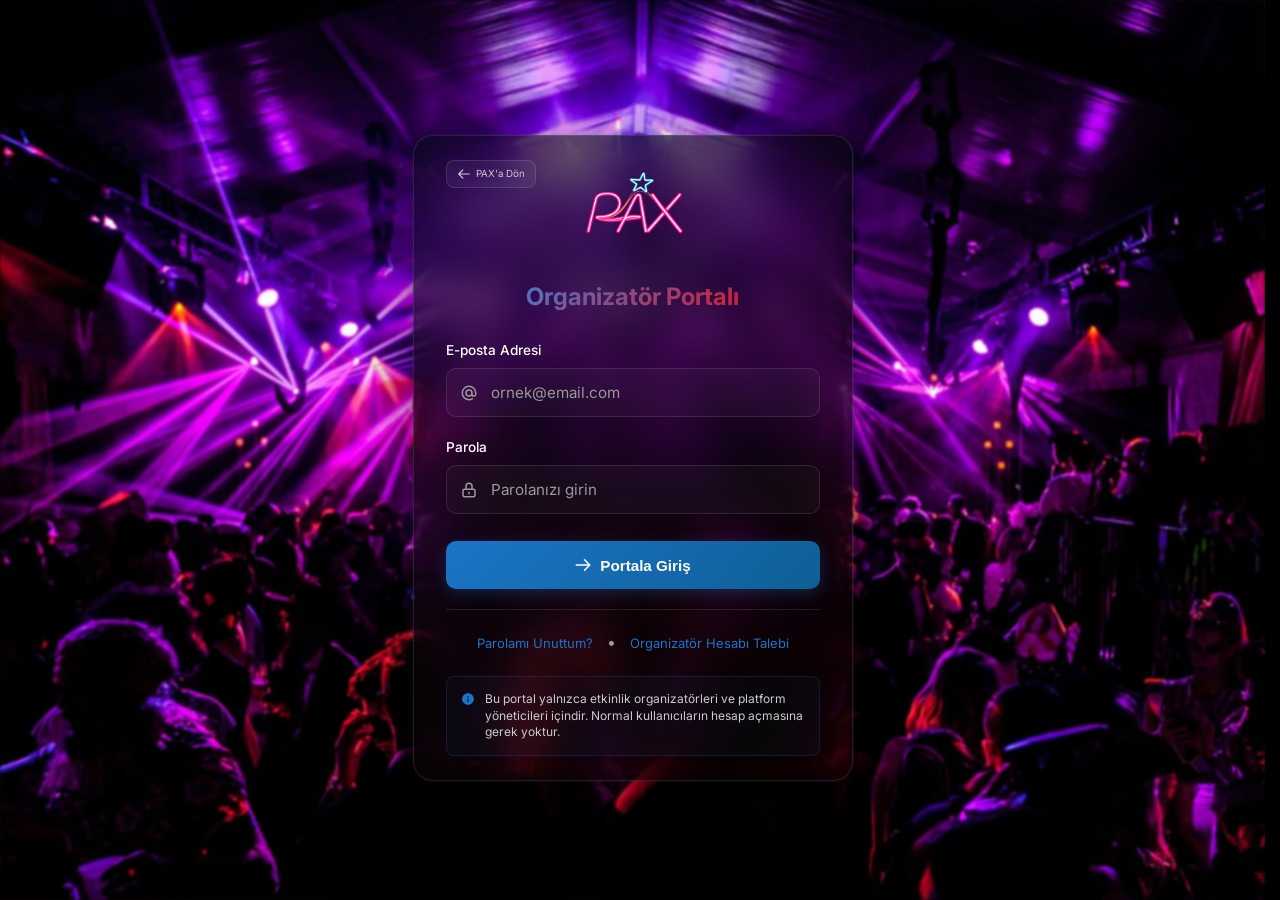
<file: cms/index.html>
<!DOCTYPE html>
<html lang="tr">
<head>
    <meta charset="UTF-8">
    <meta name="viewport" content="width=device-width, initial-scale=1.0">
    <meta name="theme-color" content="#000000">
    <title>Organizatör Portalı - PAX</title>
    
    <!-- Google Analytics -->
    <script async src="https://www.googletagmanager.com/gtag/js?id=G-GS721ZWJJF"></script>
    <script>
      window.dataLayer = window.dataLayer || [];
      function gtag(){dataLayer.push(arguments);}
      gtag('js', new Date());
      gtag('config', 'G-GS721ZWJJF');
    </script>
    
    <link href="https://fonts.googleapis.com/css2?family=Inter:wght@300;400;500;600;700&family=Yellowtail&display=swap" rel="stylesheet">
    <link rel="stylesheet" href="../styles.css">
    <link rel="stylesheet" href="cms.css">
</head>
<body class="cms-login-body">
    <div class="login-container">
        <div class="login-card">
            <!-- Logo Header -->
            <div class="login-header">
                <div class="login-top-row">
                    <a href="../" class="back-link">
                        <svg width="14" height="14" fill="none" stroke="currentColor" viewBox="0 0 24 24">
                            <path stroke-linecap="round" stroke-linejoin="round" stroke-width="2" d="M10 19l-7-7m0 0l7-7m-7 7h18"></path>
                        </svg>
                        PAX'a Dön
                    </a>
                    <img src="../pax-logo.png" alt="PAX" class="login-logo">
                </div>
                <h1 class="login-title">Organizatör Portalı</h1>
            </div>

            <!-- Login Form -->
            <form class="cms-login-form" id="cms-login-form">
                <div class="form-field">
                    <label for="email">E-posta Adresi</label>
                    <div class="input-wrapper">
                        <svg class="input-icon" width="18" height="18" fill="none" stroke="currentColor" viewBox="0 0 24 24">
                            <path stroke-linecap="round" stroke-linejoin="round" stroke-width="2" d="M16 12a4 4 0 10-8 0 4 4 0 008 0zm0 0v1.5a2.5 2.5 0 005 0V12a9 9 0 10-9 9m4.5-1.206a8.959 8.959 0 01-4.5 1.207"></path>
                        </svg>
                        <input 
                            type="email" 
                            id="email" 
                            class="form-input" 
                            placeholder="ornek@email.com" 
                            required
                            autocomplete="email"
                        >
                    </div>
                </div>

                <div class="form-field">
                    <label for="password">Parola</label>
                    <div class="input-wrapper">
                        <svg class="input-icon" width="18" height="18" fill="none" stroke="currentColor" viewBox="0 0 24 24">
                            <path stroke-linecap="round" stroke-linejoin="round" stroke-width="2" d="M12 15v2m-6 4h12a2 2 0 002-2v-6a2 2 0 00-2-2H6a2 2 0 00-2 2v6a2 2 0 002 2zm10-10V7a4 4 0 00-8 0v4h8z"></path>
                        </svg>
                        <input 
                            type="password" 
                            id="password" 
                            class="form-input" 
                            placeholder="Parolanızı girin" 
                            required
                            autocomplete="current-password"
                        >
                    </div>
                </div>

                <!-- Error Message -->
                <div class="form-error" id="login-error" style="display: none;"></div>

                <!-- Submit Button -->
                <button type="submit" class="login-btn">
                    <svg width="18" height="18" fill="none" stroke="currentColor" viewBox="0 0 24 24">
                        <path stroke-linecap="round" stroke-linejoin="round" stroke-width="2" d="M14 5l7 7m0 0l-7 7m7-7H3"></path>
                    </svg>
                    <span>Portala Giriş</span>
                </button>
            </form>

            <!-- Footer Links -->
            <div class="login-footer">
                <a href="#" class="footer-link">Parolamı Unuttum?</a>
                <span class="footer-separator">•</span>
                <a href="#" class="footer-link">Organizatör Hesabı Talebi</a>
            </div>

            <!-- Info Note -->
            <div class="login-info">
                <svg width="14" height="14" fill="currentColor" viewBox="0 0 24 24">
                    <path d="M12 2C6.48 2 2 6.48 2 12s4.48 10 10 10 10-4.48 10-10S17.52 2 12 2zm1 15h-2v-6h2v6zm0-8h-2V7h2v2z"></path>
                </svg>
                <p>Bu portal yalnızca etkinlik organizatörleri ve platform yöneticileri içindir. Normal kullanıcıların hesap açmasına gerek yoktur.</p>
            </div>

        </div>
    </div>

    <script src="../script.js?v=20260330b"></script>
    <script src="cms.js?v=20260330a"></script>
</body>
</html>
</file>
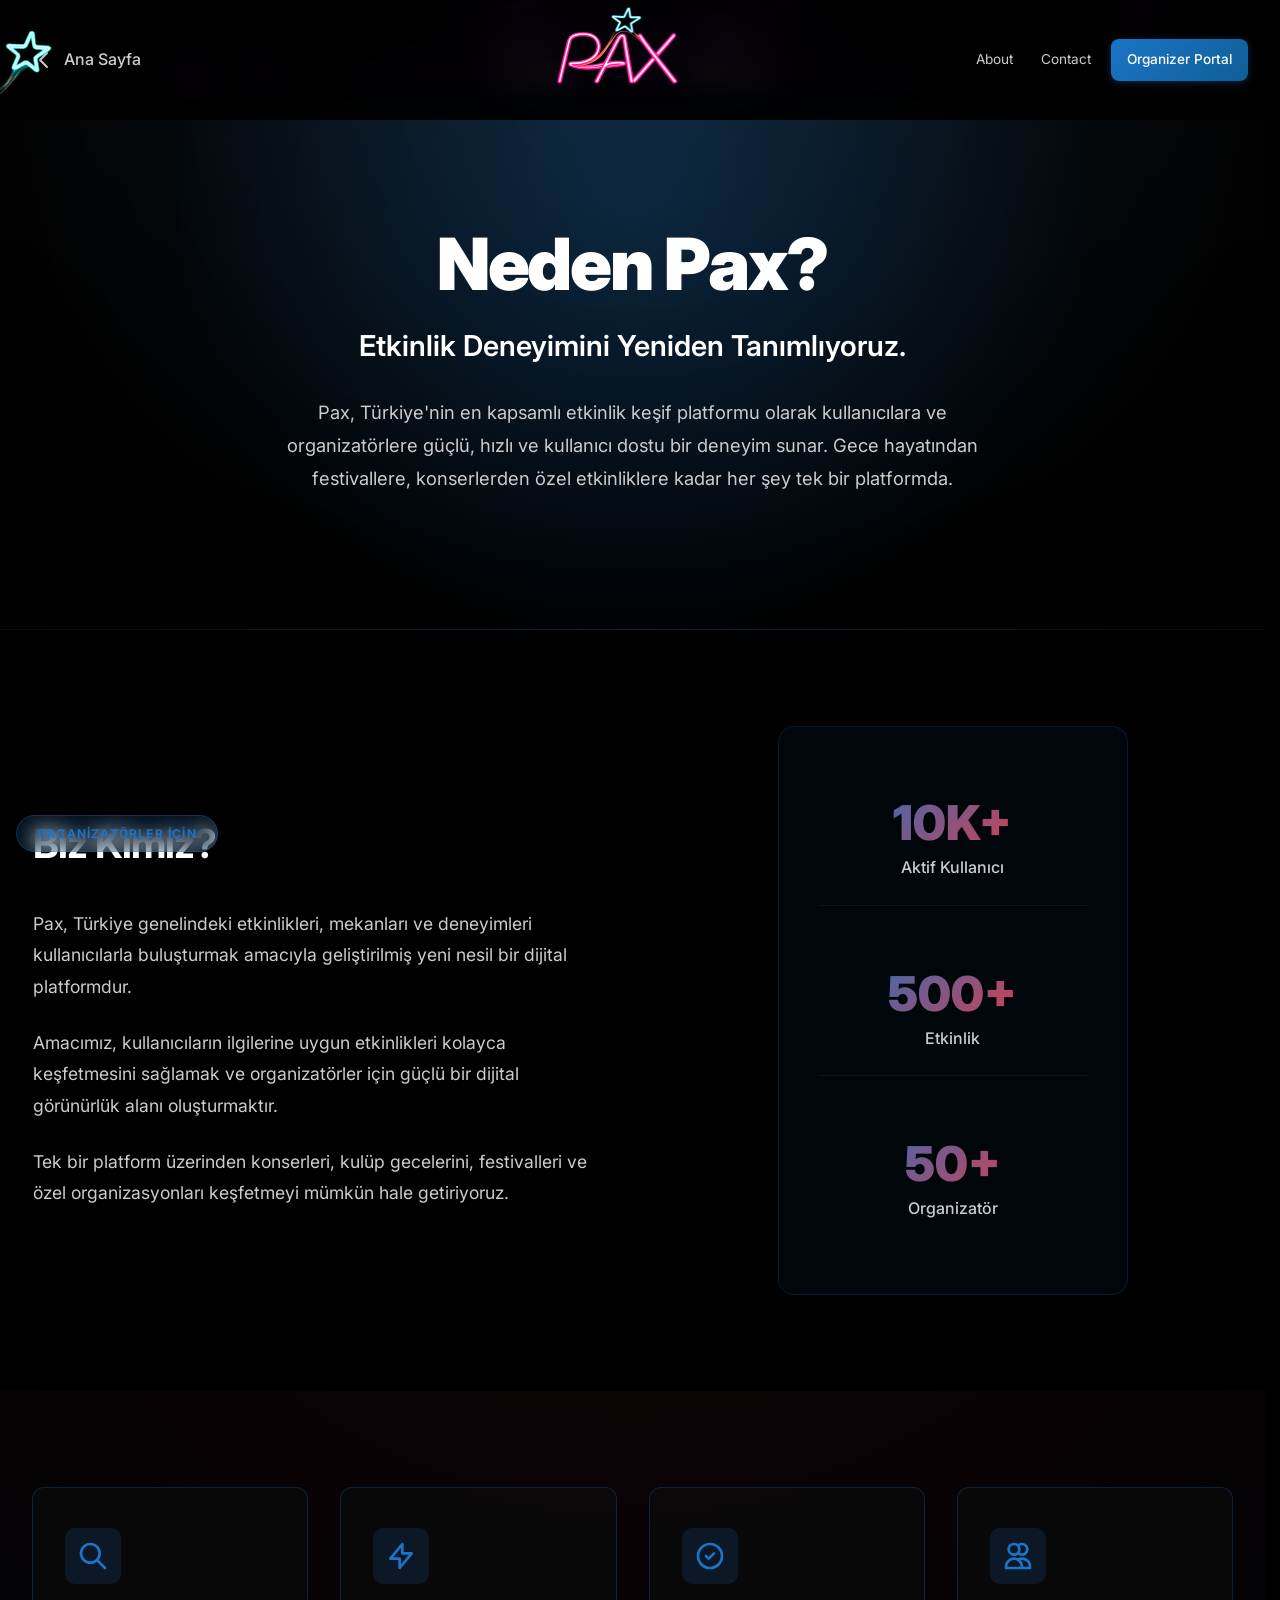
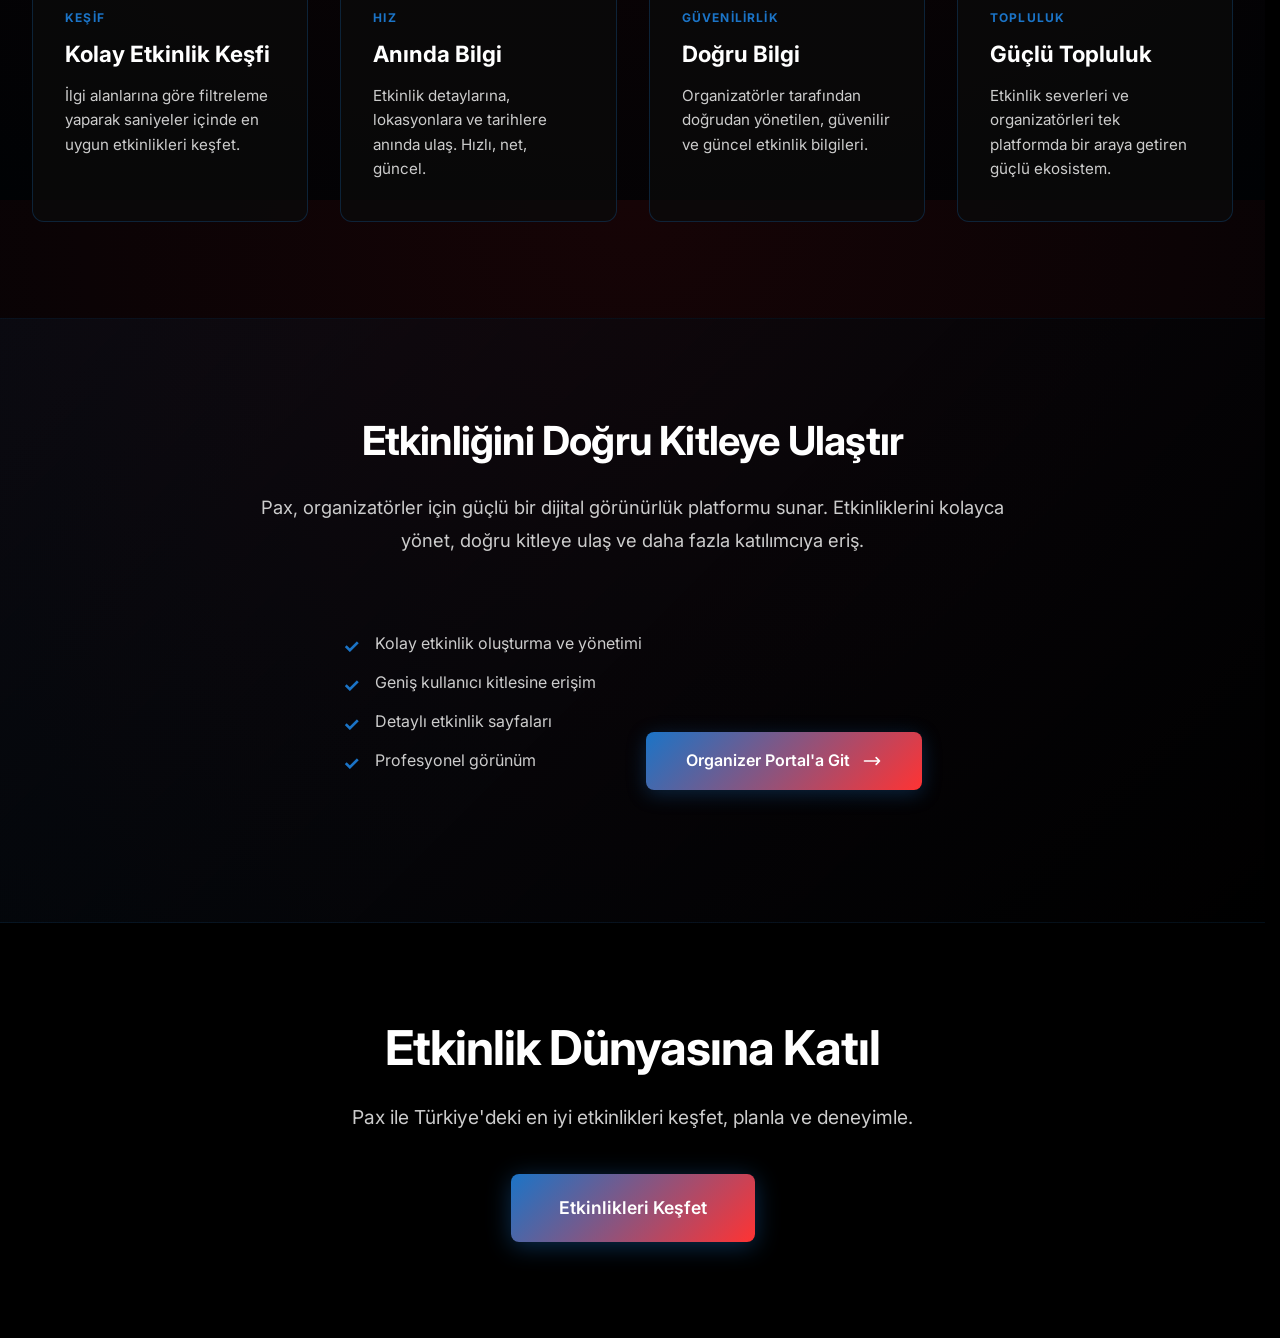
<file: about.html>
<!DOCTYPE html>
<html lang="tr">
<head>
    <meta charset="UTF-8">
    <meta name="viewport" content="width=device-width, initial-scale=1.0">
    <meta name="theme-color" content="#000000">
    <title>Hakkımızda - PAX | Türkiye'nin Gece Hayatını Keşfet</title>
    <meta name="description" content="Pax, Türkiye'deki gece hayatını ve etkinlikleri tek bir platformda bir araya getiren modern bir etkinlik keşif platformudur.">
    
    <!-- Open Graph / Facebook -->
    <meta property="og:type" content="website">
    <meta property="og:url" content="https://pax.com/about">
    <meta property="og:title" content="Hakkımızda - PAX">
    <meta property="og:description" content="Pax, Türkiye'deki gece hayatını ve etkinlikleri tek bir platformda bir araya getiren modern bir etkinlik keşif platformudur.">
    <meta property="og:image" content="https://images.unsplash.com/photo-1492684223066-81342ee5ff30?ixlib=rb-4.0.3&auto=format&fit=crop&w=1200&q=80">
    
    <!-- Twitter -->
    <meta property="twitter:card" content="summary_large_image">
    <meta property="twitter:url" content="https://pax.com/about">
    <meta property="twitter:title" content="Hakkımızda - PAX">
    <meta property="twitter:description" content="Türkiye'nin en kapsamlı etkinlik keşif platformu">
    <meta property="twitter:image" content="https://images.unsplash.com/photo-1492684223066-81342ee5ff30?ixlib=rb-4.0.3&auto=format&fit=crop&w=1200&q=80">
    
    <!-- Google Analytics -->
    <script async src="https://www.googletagmanager.com/gtag/js?id=G-GS721ZWJJF"></script>
    <script>
      window.dataLayer = window.dataLayer || [];
      function gtag(){dataLayer.push(arguments);}
      gtag('js', new Date());
      gtag('config', 'G-GS721ZWJJF');
    </script>
    
    <link href="https://fonts.googleapis.com/css2?family=Inter:wght@300;400;500;600;700&display=swap" rel="stylesheet">
    <link rel="stylesheet" href="styles.css">
</head>
<body>
    <nav class="navbar">
        <div class="nav-container">
            <div class="nav-left">
                <img src="star-icon.png" alt="Star" class="star-decoration">
                <a href="index.html" class="back-btn">
                    <svg width="24" height="24" fill="none" stroke="currentColor" viewBox="0 0 24 24">
                        <path stroke-linecap="round" stroke-linejoin="round" stroke-width="2" d="M15 19l-7-7 7-7"></path>
                    </svg>
                    Ana Sayfa
                </a>
            </div>
            
            <div class="nav-center">
                <a href="index.html" class="logo" aria-label="Go to homepage">
                    <img src="pax-logo.png" alt="PAX" class="logo-image">
                </a>
            </div>
            
            <div class="nav-right">
                <a href="about.html" class="top-link active">About</a>
                <a href="#contact" class="top-link">Contact</a>
                <a href="cms/" class="top-link organizer-portal-link">Organizer Portal</a>
            </div>
        </div>
    </nav>

    <main class="about-page">
        <!-- Hero Section -->
        <section class="about-hero-new">
            <div class="about-hero-overlay"></div>
            <div class="about-hero-container">
                <h1 class="about-hero-main-title">Neden Pax?</h1>
                <p class="about-hero-mission">Etkinlik Deneyimini Yeniden Tanımlıyoruz.</p>
                <p class="about-hero-description">
                    Pax, Türkiye'nin en kapsamlı etkinlik keşif platformu olarak kullanıcılara ve organizatörlere 
                    güçlü, hızlı ve kullanıcı dostu bir deneyim sunar. Gece hayatından festivallere, 
                    konserlerden özel etkinliklere kadar her şey tek bir platformda.
                </p>
            </div>
        </section>

        <!-- Who We Are Section -->
        <section class="about-who-section">
            <div class="about-who-container">
                <div class="about-who-grid">
                    <div class="about-who-content">
                        <h2 class="about-who-title">Biz Kimiz?</h2>
                        <p class="about-who-text">
                            Pax, Türkiye genelindeki etkinlikleri, mekanları ve deneyimleri kullanıcılarla 
                            buluşturmak amacıyla geliştirilmiş yeni nesil bir dijital platformdur.
                        </p>
                        <p class="about-who-text">
                            Amacımız, kullanıcıların ilgilerine uygun etkinlikleri kolayca keşfetmesini sağlamak 
                            ve organizatörler için güçlü bir dijital görünürlük alanı oluşturmaktır.
                        </p>
                        <p class="about-who-text">
                            Tek bir platform üzerinden konserleri, kulüp gecelerini, festivalleri ve özel 
                            organizasyonları keşfetmeyi mümkün hale getiriyoruz.
                        </p>
                    </div>
                    <div class="about-who-visual">
                        <div class="about-who-card">
                            <div class="about-who-card-stat">
                                <div class="stat-number-large">10K+</div>
                                <div class="stat-label-large">Aktif Kullanıcı</div>
                            </div>
                            <div class="about-who-card-stat">
                                <div class="stat-number-large">500+</div>
                                <div class="stat-label-large">Etkinlik</div>
                            </div>
                            <div class="about-who-card-stat">
                                <div class="stat-number-large">50+</div>
                                <div class="stat-label-large">Organizatör</div>
                            </div>
                        </div>
                    </div>
                </div>
            </div>
        </section>

        <!-- Features Grid Section -->
        <section class="about-features-new">
            <div class="about-features-container">
                <div class="about-features-grid-new">
                    <div class="about-feature-box">
                        <div class="feature-box-icon">
                            <svg width="32" height="32" fill="none" stroke="currentColor" viewBox="0 0 24 24">
                                <path stroke-linecap="round" stroke-linejoin="round" stroke-width="2" d="M21 21l-6-6m2-5a7 7 0 11-14 0 7 7 0 0114 0z"></path>
                            </svg>
                        </div>
                        <div class="feature-box-label">KEŞİF</div>
                        <h3 class="feature-box-title">Kolay Etkinlik Keşfi</h3>
                        <p class="feature-box-text">
                            İlgi alanlarına göre filtreleme yaparak saniyeler içinde en uygun etkinlikleri keşfet.
                        </p>
                    </div>

                    <div class="about-feature-box">
                        <div class="feature-box-icon">
                            <svg width="32" height="32" fill="none" stroke="currentColor" viewBox="0 0 24 24">
                                <path stroke-linecap="round" stroke-linejoin="round" stroke-width="2" d="M13 10V3L4 14h7v7l9-11h-7z"></path>
                            </svg>
                        </div>
                        <div class="feature-box-label">HIZ</div>
                        <h3 class="feature-box-title">Anında Bilgi</h3>
                        <p class="feature-box-text">
                            Etkinlik detaylarına, lokasyonlara ve tarihlere anında ulaş. Hızlı, net, güncel.
                        </p>
                    </div>

                    <div class="about-feature-box">
                        <div class="feature-box-icon">
                            <svg width="32" height="32" fill="none" stroke="currentColor" viewBox="0 0 24 24">
                                <path stroke-linecap="round" stroke-linejoin="round" stroke-width="2" d="M9 12l2 2 4-4m6 2a9 9 0 11-18 0 9 9 0 0118 0z"></path>
                            </svg>
                        </div>
                        <div class="feature-box-label">GÜVENİLİRLİK</div>
                        <h3 class="feature-box-title">Doğru Bilgi</h3>
                        <p class="feature-box-text">
                            Organizatörler tarafından doğrudan yönetilen, güvenilir ve güncel etkinlik bilgileri.
                        </p>
                    </div>

                    <div class="about-feature-box">
                        <div class="feature-box-icon">
                            <svg width="32" height="32" fill="none" stroke="currentColor" viewBox="0 0 24 24">
                                <path stroke-linecap="round" stroke-linejoin="round" stroke-width="2" d="M12 4.354a4 4 0 110 5.292M15 21H3v-1a6 6 0 0112 0v1zm0 0h6v-1a6 6 0 00-9-5.197M13 7a4 4 0 11-8 0 4 4 0 018 0z"></path>
                            </svg>
                        </div>
                        <div class="feature-box-label">TOPLULUK</div>
                        <h3 class="feature-box-title">Güçlü Topluluk</h3>
                        <p class="feature-box-text">
                            Etkinlik severleri ve organizatörleri tek platformda bir araya getiren güçlü ekosistem.
                        </p>
                    </div>
                </div>
            </div>
        </section>

        <!-- Organizer Section -->
        <section class="about-organizer-section">
            <div class="about-organizer-container">
                <div class="about-organizer-content">
                    <div class="organizer-badge">ORGANİZATÖRLER İÇİN</div>
                    <h2 class="organizer-title">Etkinliğini Doğru Kitleye Ulaştır</h2>
                    <p class="organizer-text">
                        Pax, organizatörler için güçlü bir dijital görünürlük platformu sunar. 
                        Etkinliklerini kolayca yönet, doğru kitleye ulaş ve daha fazla katılımcıya eriş.
                    </p>
                    <ul class="organizer-benefits">
                        <li>Kolay etkinlik oluşturma ve yönetimi</li>
                        <li>Geniş kullanıcı kitlesine erişim</li>
                        <li>Detaylı etkinlik sayfaları</li>
                        <li>Profesyonel görünüm</li>
                    </ul>
                    <a href="cms/" class="organizer-cta-btn">
                        <span>Organizer Portal'a Git</span>
                        <svg width="20" height="20" fill="none" stroke="currentColor" viewBox="0 0 24 24">
                            <path stroke-linecap="round" stroke-linejoin="round" stroke-width="2" d="M17 8l4 4m0 0l-4 4m4-4H3"></path>
                        </svg>
                    </a>
                </div>
            </div>
        </section>

        <!-- Final CTA Section -->
        <section class="about-final-cta">
            <div class="about-final-container">
                <h2 class="final-cta-title">Etkinlik Dünyasına Katıl</h2>
                <p class="final-cta-text">
                    Pax ile Türkiye'deki en iyi etkinlikleri keşfet, planla ve deneyimle.
                </p>
                <a href="index.html" class="final-cta-btn">
                    <span>Etkinlikleri Keşfet</span>
                </a>
            </div>
        </section>
    </main>

    <script src="script.js?v=20260330b"></script>
</body>
</html>
</file>
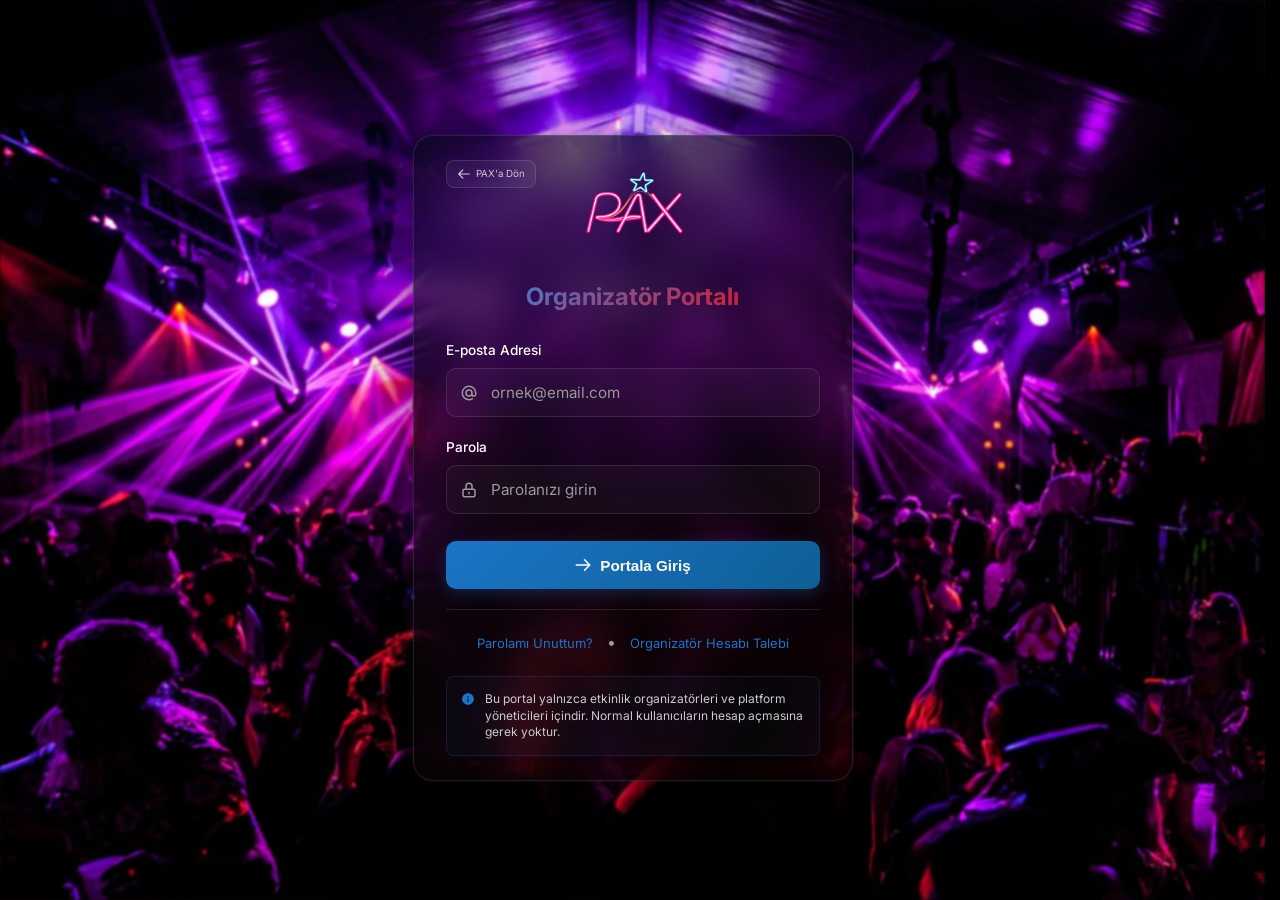
<file: cms/dashboard.html>
<!DOCTYPE html>
<html lang="tr">
<head>
    <meta charset="UTF-8">
    <meta name="viewport" content="width=device-width, initial-scale=1.0">
    <meta name="theme-color" content="#000000">
    <title>Etkinliklerim - PAX</title>
    
    <!-- Google Analytics -->
    <script async src="https://www.googletagmanager.com/gtag/js?id=G-GS721ZWJJF"></script>
    <script>
      window.dataLayer = window.dataLayer || [];
      function gtag(){dataLayer.push(arguments);}
      gtag('js', new Date());
      gtag('config', 'G-GS721ZWJJF');
    </script>
    
    <link href="https://fonts.googleapis.com/css2?family=Inter:wght@300;400;500;600;700&family=Yellowtail&display=swap" rel="stylesheet">
    <link rel="stylesheet" href="../styles.css?v=20260330a">
    <link rel="stylesheet" href="cms.css?v=20260330a">
</head>
<body>
    <nav class="navbar">
        <div class="nav-container">
            <div class="nav-left">
                <img src="../star-icon.png" alt="Star" class="star-decoration">
                <div class="menu-toggle" id="mobile-menu">
                    <span></span>
                    <span></span>
                    <span></span>
                </div>
            </div>
            
            <div class="nav-center">
                <a href="dashboard.html" class="logo" aria-label="Go to dashboard">
                    <img src="../pax-logo.png" alt="PAX" class="logo-image">
                </a>
            </div>
            
            <div class="nav-right">
                <button class="top-link create-event-btn-nav" id="create-event-btn">
                    <svg width="16" height="16" fill="none" stroke="currentColor" viewBox="0 0 24 24" style="display: inline-block; vertical-align: middle; margin-right: 4px;">
                        <path stroke-linecap="round" stroke-linejoin="round" stroke-width="2" d="M12 4v16m8-8H4"></path>
                    </svg>
                    Yeni Etkinlik Oluştur
                </button>
                <button class="top-link dashboard-profile-btn" id="profile-btn" title="Profile">
                    <svg width="18" height="18" fill="none" stroke="currentColor" viewBox="0 0 24 24">
                        <path stroke-linecap="round" stroke-linejoin="round" stroke-width="2" d="M16 7a4 4 0 11-8 0 4 4 0 018 0zM12 14a7 7 0 00-7 7h14a7 7 0 00-7-7z"></path>
                    </svg>
                </button>
                <button class="top-link dashboard-logout-btn" id="logout-btn" title="Çıkış Yap">
                    <svg width="18" height="18" fill="none" stroke="currentColor" viewBox="0 0 24 24">
                        <path stroke-linecap="round" stroke-linejoin="round" stroke-width="2" d="M17 16l4-4m0 0l-4-4m4 4H7m6 4v1a3 3 0 01-3 3H6a3 3 0 01-3-3V7a3 3 0 013-3h4a3 3 0 013 3v1"></path>
                    </svg>
                    <span class="logout-text">Çıkış Yap</span>
                </button>
            </div>
        </div>
    </nav>

    <section class="events-section" id="events">
        <!-- Hero Spacer: Creates initial view where navbar stays visible -->
        <div class="events-hero-spacer"></div>
        
        <div class="section-container">
            <div class="events-grid" id="events-grid">
                <!-- Event cards will be generated by JavaScript -->
            </div>
        </div>

        <!-- Organizer Profile Modal -->
        <div class="profile-modal" id="profile-modal" style="display: none;">
            <div class="profile-modal-overlay" id="profile-modal-overlay"></div>
            <div class="profile-modal-content">
                <div class="profile-modal-header">
                    <h2>Organizatör Profili</h2>
                    <button class="profile-modal-close" id="profile-modal-close" aria-label="Close profile">
                        <svg width="24" height="24" fill="none" stroke="currentColor" viewBox="0 0 24 24">
                            <path stroke-linecap="round" stroke-linejoin="round" stroke-width="2" d="M6 18L18 6M6 6l12 12"></path>
                        </svg>
                    </button>
                </div>
                <div class="profile-modal-body">
                    <div class="profile-form-group">
                        <label for="profile-org-name">Organizatör Adı *</label>
                        <input type="text" 
                               id="profile-org-name" 
                               class="profile-input" 
                               placeholder="Etkinlik organizatörü veya şirket adı">
                    </div>
                    <div class="profile-form-group">
                        <label for="profile-org-events">Aktif Etkinliklerim (yaklaşan)</label>
                        <input type="text" 
                               id="profile-org-events" 
                               class="profile-input profile-input-readonly" 
                               readonly
                               tabindex="-1">
                    </div>
                    
                    <div class="profile-divider"></div>
                    
                    <div class="profile-form-group">
                        <label class="profile-section-label">
                            <svg width="16" height="16" fill="none" stroke="currentColor" viewBox="0 0 24 24">
                                <path stroke-linecap="round" stroke-linejoin="round" stroke-width="2" d="M3 8l7.89 5.26a2 2 0 002.22 0L21 8M5 19h14a2 2 0 002-2V7a2 2 0 00-2-2H5a2 2 0 00-2 2v10a2 2 0 002 2z"></path>
                            </svg>
                            Contact Information (en az 1 tane gerekli)
                        </label>
                    </div>
                    
                    <div class="profile-form-group">
                        <label for="profile-org-email">
                            E-posta Adresi
                            <span class="field-note">(özel email girmezseniz, giriş email'iniz kullanılır)</span>
                        </label>
                        <input type="email" 
                               id="profile-org-email" 
                               class="profile-input" 
                               placeholder="contact@yourcompany.com">
                    </div>
                    
                    <div class="profile-form-group">
                        <label for="profile-org-phone">Telefon Numarası</label>
                        <input type="tel" 
                               id="profile-org-phone" 
                               class="profile-input" 
                               placeholder="+1 (555) 123-4567">
                    </div>
                    
                    <div class="profile-form-group">
                        <label for="profile-org-instagram">Instagram Kullanıcı Adı</label>
                        <div class="input-with-prefix">
                            <span class="input-prefix">@</span>
                            <input type="text" 
                                   id="profile-org-instagram" 
                                   class="profile-input profile-input-with-prefix" 
                                   placeholder="yourusername">
                        </div>
                    </div>
                </div>
                <div class="profile-modal-footer">
                    <p class="profile-footer-note">Tüm etkinliklerinizde otomatik kullanılır</p>
                    <button class="profile-cancel-btn" id="profile-cancel-btn">İptal</button>
                    <button class="profile-save-btn" id="profile-save-btn">Profili Kaydet</button>
                </div>
            </div>
        </div>

        <!-- Footer inside scrollable section -->
        <footer class="footer">
            <div class="footer-container">
                <div class="footer-content">
                    <div class="footer-section">
                        <div class="footer-logo">
                            <img src="../pax-logo.png" alt="PAX" class="logo-image footer-logo-image">
                        </div>
                        <p class="footer-text">Şehrin en iyi etkinliklerini sizinle buluşturuyoruz.</p>
                    </div>
                    <div class="footer-section">
                        <h4>Hızlı Erişim</h4>
                        <ul class="footer-links">
                            <li><a href="dashboard.html">Panel</a></li>
                            <li><a href="../about.html">Hakkımızda</a></li>
                            <li><a href="dashboard.html">Etkinliklerim</a></li>
                            <li><a href="#" id="footer-logout">Çıkış Yap</a></li>
                        </ul>
                    </div>
                    <div class="footer-section">
                        <h4>Bizi Takip Et</h4>
                        <div class="social-links">
                            <a href="#" class="social-link">Instagram</a>
                            <a href="#" class="social-link">Twitter</a>
                            <a href="#" class="social-link">Facebook</a>
                        </div>
                    </div>
                </div>
                <div class="footer-bottom">
                    <p>&copy; 2026 PAX. Tüm hakları saklıdır.</p>
                </div>
            </div>
        </footer>
    </section>

    <script src="../script.js?v=20260330b"></script>
    <script src="cms.js?v=20260330a"></script>
</body>
</html>
</file>
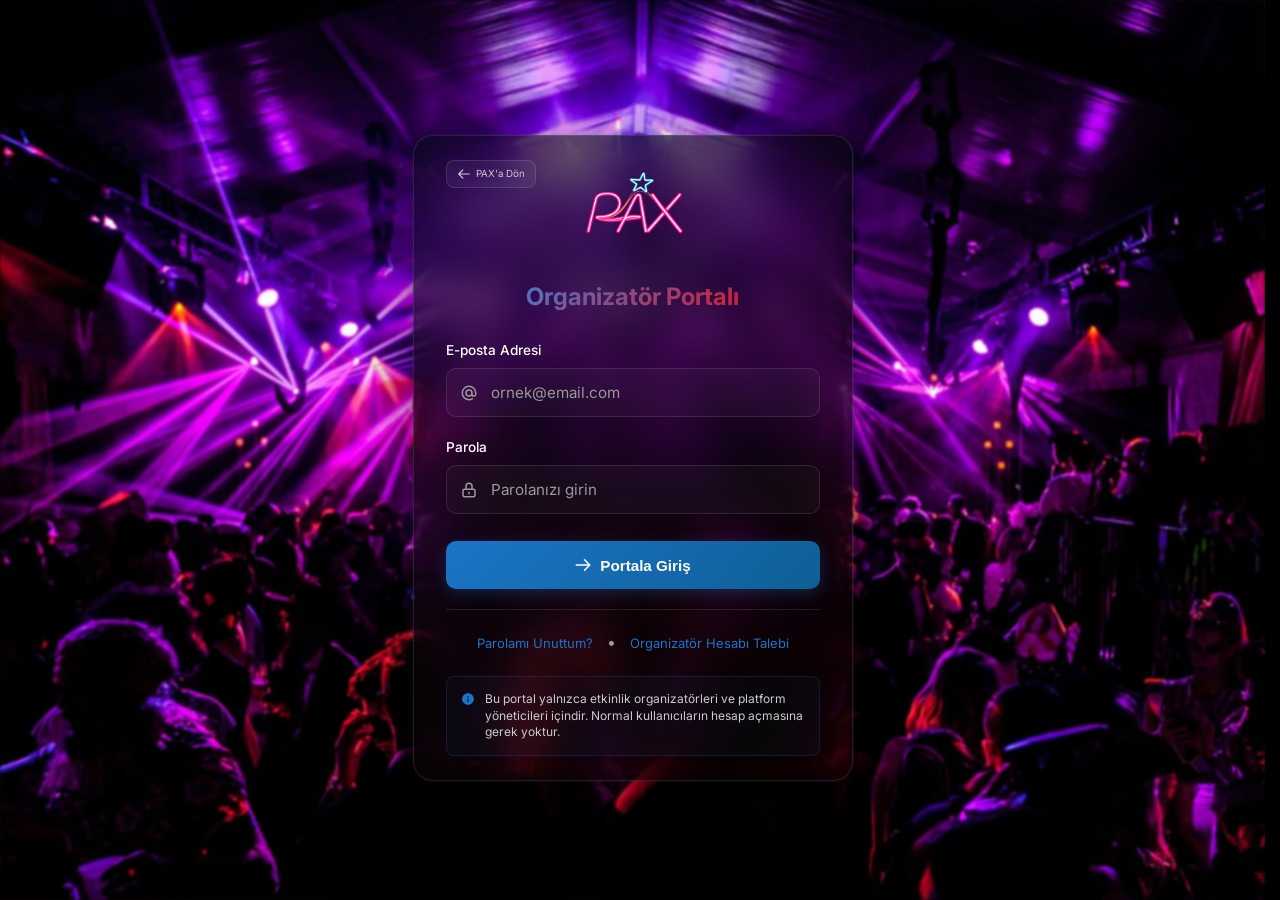
<file: cms/editor.html>
<!DOCTYPE html>
<html lang="tr">
<head>
    <meta charset="UTF-8">
    <meta name="viewport" content="width=device-width, initial-scale=1.0">
    <!-- Updated: 2026-03-27 with gallery file upload feature -->
    <meta http-equiv="Cache-Control" content="no-cache, no-store, must-revalidate">
    <meta http-equiv="Pragma" content="no-cache">
    <meta http-equiv="Expires" content="0">
    <meta name="theme-color" content="#000000">
    <title>Etkinlik Düzenleyici - PAX CMS</title>
    
    <!-- Google Analytics -->
    <script async src="https://www.googletagmanager.com/gtag/js?id=G-GS721ZWJJF"></script>
    <script>
      window.dataLayer = window.dataLayer || [];
      function gtag(){dataLayer.push(arguments);}
      gtag('js', new Date());
      gtag('config', 'G-GS721ZWJJF');
    </script>
    
    <link href="https://fonts.googleapis.com/css2?family=Inter:wght@300;400;500;600;700&display=swap" rel="stylesheet">
    <link rel="stylesheet" href="../styles.css?v=20260330a">
    <link rel="stylesheet" href="cms.css?v=20260330a">
    <link rel="stylesheet" href="editor.css?v=20260328g">
</head>
<body class="event-detail-body editor-mode">
    <!-- Main Navigation (Identical to homepage) -->
    <nav class="navbar">
        <div class="nav-container">
            <div class="nav-left">
                <a href="dashboard.html" class="top-link editor-back-link" aria-label="Go back to dashboard">
                    <svg width="18" height="18" fill="none" stroke="currentColor" viewBox="0 0 24 24" aria-hidden="true">
                        <path stroke-linecap="round" stroke-linejoin="round" stroke-width="2" d="M10 19l-7-7m0 0l7-7m-7 7h18"></path>
                    </svg>
                </a>
            </div>
            
            <div class="nav-center">
                <a href="dashboard.html" class="logo" aria-label="Go to dashboard">
                    <img src="../pax-logo.png" alt="PAX" class="logo-image">
                </a>
            </div>
            
            <div class="nav-right">
                <button class="top-link editor-preview-btn" id="preview-btn" aria-label="Preview event">
                    Önizleme
                </button>
                <button class="top-link organizer-edit-btn" id="publish-btn" aria-label="Save event">
                    <svg width="16" height="16" fill="none" stroke="currentColor" viewBox="0 0 24 24" style="display: inline-block; vertical-align: middle; margin-right: 4px;" aria-hidden="true">
                        <path stroke-linecap="round" stroke-linejoin="round" stroke-width="2" d="M17 3H5a2 2 0 00-2 2v14l4-2 4 2 4-2 4 2V5a2 2 0 00-2-2z"></path>
                    </svg>
                    Kaydet
                </button>
                <button class="top-link editor-publish-now-btn" id="publish-now-btn" aria-label="Publish event now">
                    <svg width="16" height="16" fill="none" stroke="currentColor" viewBox="0 0 24 24" style="display: inline-block; vertical-align: middle; margin-right: 4px;" aria-hidden="true">
                        <path stroke-linecap="round" stroke-linejoin="round" stroke-width="2" d="M5 13l4 4L19 7"></path>
                    </svg>
                    Yayınla
                </button>
                <button class="top-link editor-share-btn" id="share-btn" aria-label="Share event link">
                    <svg width="16" height="16" fill="none" stroke="currentColor" viewBox="0 0 24 24" aria-hidden="true">
                        <circle cx="18" cy="5" r="3"></circle>
                        <circle cx="6" cy="12" r="3"></circle>
                        <circle cx="18" cy="19" r="3"></circle>
                        <line x1="8.59" y1="13.51" x2="15.42" y2="17.49"></line>
                        <line x1="15.41" y1="6.51" x2="8.59" y2="10.49"></line>
                    </svg>
                </button>
            </div>
        </div>
    </nav>

    <main class="event-detail" id="event-detail-main">
        <!-- Hero Section -->
        <div class="detail-hero">
            <div class="detail-hero-background" id="hero-background"></div>
            <div class="detail-hero-container">
                <div class="detail-hero-grid">
                    <!-- Image Upload Area -->
                    <div class="hero-image-wrapper">
                        <div class="hero-image-container editable-image-zone">
                            <img src="https://images.unsplash.com/photo-1470229722913-7c0e2dbbafd3?ixlib=rb-4.0.3&auto=format&fit=crop&w=800&q=80" 
                                 alt="Event Image" 
                                 id="main-event-image" 
                                 crossorigin="anonymous">
                            <div class="image-gradient-overlay"></div>
                            
                            <!-- Image Upload Overlay -->
                            <div class="image-upload-overlay-editor">
                                <div class="upload-options">
                                    <label class="upload-btn-label">
                                        <svg width="32" height="32" fill="none" stroke="currentColor" viewBox="0 0 24 24" aria-hidden="true">
                                            <path stroke-linecap="round" stroke-linejoin="round" stroke-width="2" d="M4 16l4.586-4.586a2 2 0 012.828 0L16 16m-2-2l1.586-1.586a2 2 0 012.828 0L20 14m-6-6h.01M6 20h12a2 2 0 002-2V6a2 2 0 00-2-2H6a2 2 0 00-2 2v12a2 2 0 002 2z"></path>
                                        </svg>
                                        <span>Resim Yükle</span>
                                        <input type="file" id="image-upload" accept="image/*" style="display: none;" aria-label="Upload event image file">
                                    </label>
                                    <div class="upload-or">or</div>
                                    <input type="url" 
                                           id="image-url" 
                                           class="image-url-input" 
                                           placeholder="Resim URL'si yapıştrı"
                                           aria-label="Event image URL">
                                </div>
                            </div>
                            
                            <!-- Category Badge -->
                            <div class="event-category-badge editable">
                                <select id="event-category" class="category-select" aria-label="Event category">
                                    <option value="Music Festival">Müzik Festivali</option>
                                    <option value="Club Night">Gece Kulübü</option>
                                    <option value="Rooftop Party">Çatı Partisi</option>
                                    <option value="Techno Event">Techno Etkinliği</option>
                                    <option value="Beach Party">Plaj Partisi</option>
                                    <option value="Cultural Event">Kültürel Etkinlik</option>
                                    <option value="Live Concert">Canlı Konser</option>
                                </select>
                            </div>
                        </div>
                    </div>
                    
                    <!-- Event Header Info -->
                    <div class="hero-info-wrapper">
                        <div class="hero-info-content">
                            <input type="text" 
                                   id="event-title" 
                                   class="hero-title editable-input" 
                                   placeholder="Etkinlik Başlığı"
                                   value="Neon Nights Music Festival"
                                   aria-label="Event title"
                                   required>
                            
                            <div class="hero-meta-row">
                                <div class="hero-meta-item editable-meta-group">
                                    <svg width="18" height="18" fill="none" stroke="currentColor" viewBox="0 0 24 24" aria-hidden="true">
                                        <rect x="3" y="4" width="18" height="18" rx="2" ry="2"></rect>
                                        <line x1="16" y1="2" x2="16" y2="6"></line>
                                        <line x1="8" y1="2" x2="8" y2="6"></line>
                                        <line x1="3" y1="10" x2="21" y2="10"></line>
                                    </svg>
                                    <input type="date" id="event-date" class="meta-input date-input" aria-label="Event date" required>
                                    <span class="meta-sep">•</span>
                                    <input type="time" id="event-time" class="meta-input time-input" aria-label="Event time" required>
                                </div>
                                <div class="hero-meta-item editable-meta-group">
                                    <svg width="18" height="18" fill="none" stroke="currentColor" viewBox="0 0 24 24" aria-hidden="true">
                                        <path d="M21 10c0 7-9 13-9 13s-9-6-9-13a9 9 0 0 1 18 0z"></path>
                                        <circle cx="12" cy="10" r="3"></circle>
                                    </svg>
                                    <input type="text" id="event-venue" class="meta-input" placeholder="Mekan Adı" aria-label="Venue name" required>
                                    <span class="meta-sep">,</span>
                                    <input type="text" id="event-city" class="meta-input" placeholder="Şehir" aria-label="City" required>
                                </div>
                            </div>
                        </div>
                    </div>
                </div>
            </div>
        </div>

        <div class="event-content">
            <div class="event-content-container">
                <div class="event-content-grid">
                    <!-- Main Content Column -->
                    <div class="event-main-column">
                        <!-- About Event -->
                        <div class="content-card about-card">
                            <div class="card-header">
                                <h2>Etkinlik Hakkında</h2>
                                <div class="card-accent-line"></div>
                            </div>
                            <div class="card-body">
                                <div class="event-description-text">
                                    <textarea id="event-description" 
                                              class="description-editor" 
                                              placeholder="Etkinliğinizi açıklayın... Onu özel kılan ne? Katılımcılar ne beklemeli?"
                                              aria-label="Event description"
                                              rows="8"></textarea>
                                    
                                    <div class="editor-section-title">
                                        <h3>Etkinlik Öne Çıkanları</h3>
                                        <p class="editor-help-text">Temel özellikler ve öne çıkanları ekleyin (eklemek için Enter'a basın)</p>
                                    </div>
                                    <ul class="event-highlights editable-list" id="highlights-list">
                                        <!-- Highlights will be added here -->
                                    </ul>
                                    <div class="add-item-form">
                                        <input type="text" 
                                               id="new-highlight" 
                                               class="add-item-input" 
                                               placeholder="Öne çıkan ekle (Enter'a bas)">
                                    </div>
                                </div>
                            </div>
                        </div>

                        <!-- Location & Venue -->
                        <div class="content-card venue-card">
                            <div class="card-header">
                                <h2>Konum ve Mekan</h2>
                                <div class="card-accent-line"></div>
                            </div>
                            <div class="card-body">
                                <div class="venue-map-container">
                                    <div class="venue-map-placeholder">
                                        <svg width="56" height="56" fill="none" stroke="currentColor" viewBox="0 0 24 24">
                                            <path d="M21 10c0 7-9 13-9 13s-9-6-9-13a9 9 0 0 1 18 0z"></path>
                                            <circle cx="12" cy="10" r="3"></circle>
                                        </svg>
                                        <label style="color: var(--text-secondary); font-size: 0.85rem; margin-bottom: 0.35rem; display: block;">Mekan Adı (kullanıcılara gösterilir)</label>
                                        <input type="text" 
                                               id="venue-name" 
                                               class="venue-name-input" 
                                               placeholder="e.g., Electric Arena">
                                        <label style="color: var(--text-secondary); font-size: 0.85rem; margin-bottom: 0.35rem; margin-top: 0.75rem; display: block;">Tam Adres *</label>
                                        <textarea id="venue-address" 
                                                  class="venue-address-input" 
                                                  placeholder="e.g., 123 Music Boulevard, New York, NY 10001"
                                                  rows="2"
                                                  required></textarea>
                                        <label style="color: var(--text-secondary); font-size: 0.85rem; margin-bottom: 0.35rem; margin-top: 0.75rem; display: block;">Google Maps Bağlantısı * <span style="color: var(--neon-primary);">(harita gösterimi için)</span></label>
                                        <input type="url" 
                                               id="location-link" 
                                               class="venue-name-input" 
                                               placeholder="https://www.google.com/maps/place/..."
                                               required>
                                        <p style="color: var(--text-muted); font-size: 0.75rem; margin-top: 0.35rem; line-height: 1.4;">
                                            💡 <strong>Önemli:</strong> Kısaltılmış bağlantılar (goo.gl) yerine <strong>tam Google Maps bağlantısını</strong> kullanın<br>
                                            Nasıl alınır: Konumu arayın → Paylaş → Bağlantıyı kopyala → <strong>Uzun URL'yi</strong> kullanın
                                        </p>
                                    </div>
                                </div>
                            </div>
                        </div>
                    </div>

                    <!-- Sidebar Column -->
                    <div class="event-sidebar-column">
                        <!-- Event Details -->
                        <div class="sidebar-card accordion-card info-sidebar-card" data-accordion="event-details">
                            <button class="sidebar-card-header accordion-trigger" aria-expanded="true">
                                <div class="accordion-header-content">
                                    <h3>Etkinlik Detayları</h3>
                                    <p class="accordion-preview">Etkinlik detaylarını yapılandır</p>
                                </div>
                                <svg class="accordion-icon" width="20" height="20" fill="none" stroke="currentColor" viewBox="0 0 24 24">
                                    <path stroke-linecap="round" stroke-linejoin="round" stroke-width="2" d="M19 9l-7 7-7-7"></path>
                                </svg>
                            </button>
                            <div class="sidebar-card-body accordion-content">
                                <div class="form-field-editor">
                                    <label>Müzik Türleri</label>
                                    <input type="text" 
                                           id="event-genres" 
                                           class="sidebar-input" 
                                           placeholder="e.g., House, Techno, Drum & Bass">
                                </div>
                                <div class="form-field-editor">
                                    <label>Yaş Sınırı *</label>
                                    <select id="event-age" class="sidebar-input" required>
                                        <option value="">Yaş sınırı seçin</option>
                                        <option value="All Ages">Tüm Yaşlar</option>
                                        <option value="18+">18+</option>
                                        <option value="21+">21+</option>
                                        <option value="25+">25+</option>
                                    </select>
                                </div>
                                <div class="form-field-editor">
                                    <label>Kıyafet Kuralı</label>
                                    <input type="text" 
                                           id="event-dress-code" 
                                           class="sidebar-input" 
                                           placeholder="e.g., Casual / Club Wear">
                                </div>
                                <div class="form-field-editor">
                                    <label>Fiyat Seviyesi</label>
                                    <select id="event-price-level" class="sidebar-input">
                                        <option value="1">$ - Uygun Fiyat</option>
                                        <option value="2">$$ - Orta</option>
                                        <option value="3">$$$ - Premium</option>
                                        <option value="4">$$$$ - Lüks</option>
                                        <option value="5">$$$$$ - Özel</option>
                                    </select>
                                </div>
                                <div class="form-field-editor">
                                    <label>Bilet Satış Linki</label>
                                    <input type="url"
                                           id="ticket-link"
                                           class="sidebar-input"
                                           placeholder="https://biletix.com/etkinlik/...">
                                    <p class="form-hint">Kullanıcılar bu linke tıklayarak bilet satış sitesine yönlendirilir</p>
                                </div>
                            </div>
                        </div>

                        <!-- Gallery Images -->
                        <div class="sidebar-card accordion-card gallery-sidebar-card" data-accordion="gallery">
                            <button class="sidebar-card-header accordion-trigger" aria-expanded="true">
                                <div class="accordion-header-content">
                                    <h3>Galeri Görselleri</h3>
                                    <p class="accordion-preview">Etkinlik fotoğrafı ekle</p>
                                </div>
                                <svg class="accordion-icon" width="20" height="20" fill="none" stroke="currentColor" viewBox="0 0 24 24">
                                    <path stroke-linecap="round" stroke-linejoin="round" stroke-width="2" d="M19 9l-7 7-7-7"></path>
                                </svg>
                            </button>
                            <div class="sidebar-card-body accordion-content">
                                <div id="gallery-list" class="gallery-editor-list">
                                    <!-- Gallery images will be added here -->
                                </div>
                                <div class="add-gallery-form">
                                    <div class="gallery-upload-options">
                                        <label class="gallery-file-label">
                                            <svg width="20" height="20" fill="none" stroke="currentColor" viewBox="0 0 24 24">
                                                <path stroke-linecap="round" stroke-linejoin="round" stroke-width="2" d="M4 16l4.586-4.586a2 2 0 012.828 0L16 16m-2-2l1.586-1.586a2 2 0 012.828 0L20 14m-6-6h.01M6 20h12a2 2 0 002-2V6a2 2 0 00-2-2H6a2 2 0 00-2 2v12a2 2 0 002 2z"></path>
                                            </svg>
                                            <span>Dosya Seç</span>
                                            <input type="file" 
                                                   id="gallery-file-upload" 
                                                   accept="image/*" 
                                                   style="display: none;" 
                                                   aria-label="Upload gallery image from device">
                                        </label>
                                        <span class="gallery-or-divider">or</span>
                                        <input type="url" 
                                               id="new-gallery-url" 
                                               class="add-item-input gallery-url-input" 
                                               placeholder="Resim URL'si yapıştrı">
                                    </div>
                                    <button class="add-item-btn" id="add-gallery-btn">
                                        <svg width="16" height="16" fill="none" stroke="currentColor" viewBox="0 0 24 24">
                                            <path stroke-linecap="round" stroke-linejoin="round" stroke-width="2" d="M12 4v16m8-8H4"></path>
                                        </svg>
                                        Galeriye Ekle
                                    </button>
                                </div>
                                <p class="form-hint">İpucu: En iyi galeri deneyimi için 4-8 resim ekleyin</p>
                            </div>
                        </div>

                        <!-- Organizer Information -->
                        <div class="sidebar-card accordion-card organizer-sidebar-card" data-accordion="organizer-info">
                            <button class="sidebar-card-header accordion-trigger" aria-expanded="false">
                                <div class="accordion-header-content">
                                    <h3>Organizatör Bilgileri</h3>
                                    <p class="accordion-preview">İsteğe Bağlı</p>
                                </div>
                                <svg class="accordion-icon" width="20" height="20" fill="none" stroke="currentColor" viewBox="0 0 24 24">
                                    <path stroke-linecap="round" stroke-linejoin="round" stroke-width="2" d="M19 9l-7 7-7-7"></path>
                                </svg>
                            </button>
                            <div class="sidebar-card-body accordion-content">
                                <div class="form-field-editor">
                                    <label>Organizatör Adı</label>
                                    <input type="text" 
                                           id="organizer-name" 
                                           class="sidebar-input" 
                                           placeholder="Etkinlik organizatörü veya şirket adı">
                                </div>

                            </div>
                        </div>

                        <!-- Artist Lineup -->
                        <div class="sidebar-card accordion-card lineup-sidebar-card" data-accordion="artist-lineup">
                            <button class="sidebar-card-header accordion-trigger" aria-expanded="true">
                                <div class="accordion-header-content">
                                    <h3>Sanatçı Kadrosu</h3>
                                    <p class="accordion-preview">Sahne sanatçısı ekle</p>
                                </div>
                                <svg class="accordion-icon" width="20" height="20" fill="none" stroke="currentColor" viewBox="0 0 24 24">
                                    <path stroke-linecap="round" stroke-linejoin="round" stroke-width="2" d="M19 9l-7 7-7-7"></path>
                                </svg>
                            </button>
                            <div class="sidebar-card-body accordion-content">
                                <div id="artists-list" class="artists-editor-list">
                                    <!-- Artists will be added here -->
                                </div>
                                <div class="add-artist-form">
                                    <input type="text" 
                                           id="new-artist-name" 
                                           class="add-item-input" 
                                           placeholder="Sanatçı/DJ Adı">
                                    <input type="text" 
                                           id="new-artist-genre" 
                                           class="add-item-input" 
                                           placeholder="Tür/Stil">
                                    <button class="add-item-btn" id="add-artist-btn">
                                        <svg width="16" height="16" fill="none" stroke="currentColor" viewBox="0 0 24 24">
                                            <path stroke-linecap="round" stroke-linejoin="round" stroke-width="2" d="M12 4v16m8-8H4"></path>
                                        </svg>
                                        Sanatçı Ekle
                                    </button>
                                </div>
                            </div>
                        </div>
                    </div>
                </div>
            </div>
        </div>
    </main>

    <!-- Preview Modal -->
    <div id="preview-modal" class="preview-modal" style="display:none;" role="dialog" aria-modal="true" aria-label="Etkinlik Önizleme">
        <div class="preview-modal-backdrop" id="preview-modal-backdrop"></div>
        <div class="preview-modal-container">
            <div class="preview-loading" id="preview-loading">
                <div class="preview-spinner"></div>
                <p class="preview-loading-text">Önizleme yükleniyor…</p>
            </div>
            <button class="preview-close-btn" id="preview-close-btn" aria-label="Önizlemeyi kapat">
                <svg width="18" height="18" fill="none" stroke="currentColor" viewBox="0 0 24 24">
                    <path stroke-linecap="round" stroke-linejoin="round" stroke-width="2" d="M6 18L18 6M6 6l12 12"></path>
                </svg>
                Kapat
            </button>
            <iframe id="preview-iframe" class="preview-iframe" src="" frameborder="0" title="Etkinlik Önizleme"></iframe>
        </div>
    </div>

    <script src="../script.js?v=20260330b"></script>
    <script src="cms.js?v=20260330a"></script>
    <script src="editor.js?v=20260330a"></script>
</body>
</html>
</file>
<file: styles.css>
:root {
  --primary-bg: #000000;
  --secondary-bg: #0a0a0a;
  --card-bg: rgba(255, 0, 0, 0.05);
  --glass-bg: rgba(255, 0, 0, 0.1);
  --glass-border: rgba(255, 0, 0, 0.2);
  --text-primary: #ffffff;
  --text-secondary: #cccccc;
  --text-muted: #999999;
  --neon-primary: #1b74c7;
  --neon-secondary: #cc0000;
  --neon-tertiary: #ff3333;
  --neon-orange: #ff8800;
  --neon-orange-bright: #ffaa00;
  --neon-orange-light: #ffcc66;
  --gradient-primary: linear-gradient(135deg, var(--neon-primary), var(--neon-tertiary));
  --gradient-secondary: linear-gradient(135deg, var(--neon-secondary), var(--neon-primary));
  --shadow-glow: 0 0 20px rgba(255, 0, 0, 0.5);
  --shadow-soft: 0 8px 32px rgba(0, 0, 0, 0.5);
  --border-radius: 16px;
  --transition: all 0.3s cubic-bezier(0.4, 0, 0.2, 1);
}

* {
  margin: 0;
  padding: 0;
  box-sizing: border-box;
}

html {
  -webkit-tap-highlight-color: transparent;
  scrollbar-gutter: stable;
}

body {
  font-family: 'Inter', -apple-system, BlinkMacSystemFont, sans-serif;
  background: #000000;
  background-image: radial-gradient(circle at top, #160202, #000000);
  color: var(--text-primary);
  line-height: 1.6;
  overflow-x: hidden;
  height: 100vh;
  position: relative;
  display: flex;
  flex-direction: column;
  margin: 0;
  padding: 0;
  scrollbar-gutter: stable;
}

/* Prevent scrolling when filter drawer is open */
html.filter-drawer-open,
body.filter-drawer-open {
  overflow: hidden !important;
  touch-action: none;
}

/* On mobile, fix body at top */
@media (max-width: 768px) {
  html.filter-drawer-open,
  body.filter-drawer-open {
    position: fixed;
    width: 100%;
    left: 0;
    right: 0;
    top: 0 !important;
    height: 100vh;
  }
}

body::before {
  content: '';
  position: absolute;
  top: 0;
  left: 0;
  width: 100%;
  height: 100%;
  background-color: #000000;
  background-image: url('background.jpg');
  background-size: cover;
  background-position: top center;
  background-repeat: repeat-y;
  background-attachment: scroll;
  filter: blur(1px);
  opacity: 1;
  pointer-events: none;
  z-index: -1;
  will-change: auto;
}

/* Navigation */
.navbar {
  position: fixed;
  top: 0;
  left: 0;
  width: 100%;
  background: rgba(0, 0, 0, 0.95);
  backdrop-filter: blur(10px);
  border-bottom: none;
  z-index: 9999;
  transition: all 0.3s ease;
  overflow: hidden;
}

.navbar::before {
  content: '';
  position: absolute;
  top: 0;
  left: 0;
  right: 0;
  bottom: 0;
  background: transparent;
  pointer-events: none;
  z-index: -1;
}

.navbar.scrolled {
  background: linear-gradient(
    to bottom, 
    rgba(0, 0, 0, 0.95) 0%, rgba(0, 0, 0, 0.94) 10%, rgba(0, 0, 0, 0.92) 20%,
    rgba(0, 0, 0, 0.90) 30%, rgba(0, 0, 0, 0.85) 40%, rgba(0, 0, 0, 0.80) 50%,
    rgba(0, 0, 0, 0.70) 60%, rgba(0, 0, 0, 0.55) 70%, rgba(0, 0, 0, 0.35) 80%,
    rgba(0, 0, 0, 0.15) 90%, transparent 100%
  );
  backdrop-filter: none;
  border-bottom: none;
}

.navbar.scrolled::before {
  content: '';
  position: absolute;
  top: 0;
  left: 0;
  right: 0;
  bottom: 0;
  background: transparent;
  pointer-events: none;
  z-index: -1;
}

.nav-container {
  display: flex;
  align-items: center;
  justify-content: space-between;
  max-width: 1400px;
  margin: 0 auto;
  padding: 0 2rem;
  height: 120px;
  transition: height 0.3s ease;
}

.navbar.scrolled .nav-container {
  height: 110px;
}

.nav-left, .nav-right {
  display: flex;
  align-items: center;
  gap: 1rem;
  flex: 1;
  position: relative;
  z-index: 10001;
}

.nav-center {
  position: absolute;
  left: 50%;
  transform: translateX(-50%);
  pointer-events: none;
  z-index: 10002;
}

.nav-center .logo {
  pointer-events: auto;
}

.star-decoration {
  height: 70px;
  width: auto;
  object-fit: contain;
  transition: var(--transition);
  position: fixed;
  left: 0px;
  top: 30px;
  z-index: 10000;
  pointer-events: none;
}

.nav-right {
  justify-content: flex-end;
  gap: 0.75rem;
}

/* Search Bar in Navbar */
.nav-right .search-bar-wrapper {
  position: relative;
  display: flex;
  align-items: center;
  background: rgba(27, 116, 199, 0.05);
  border: 2px solid rgba(27, 116, 199, 0.65);
  border-radius: 50%;
  padding: 0.5rem;
  transition: all 0.4s cubic-bezier(0.4, 0, 0.2, 1);
  box-shadow: 0 0 15px rgba(27, 116, 199, 0.15);
  gap: 0;
  width: 35px;
  height: 35px;
  cursor: pointer;
  overflow: hidden;
}

.nav-right .search-bar-wrapper:hover,
.nav-right .search-bar-wrapper:focus-within,
.nav-right .search-bar-wrapper.expanded {
  background: rgba(27, 116, 199, 0.35);
  border-color: var(--neon-primary);
  box-shadow: 0 0 30px rgba(27, 116, 199, 0.5);
  width: 280px;
  border-radius: 8px;
  padding: 0.5rem 0.85rem;
  gap: 0.4rem;
  cursor: text;
}

.nav-right .search-icon {
  color: var(--neon-primary);
  flex-shrink: 0;
  filter: drop-shadow(0 0 6px var(--neon-primary));
  transition: all 0.3s ease;
  margin-left: -2px;
}

.nav-right .search-input {
  flex: 1;
  background: transparent;
  border: none;
  color: var(--text-primary);
  font-size: 0.85rem;
  font-weight: 500;
  outline: none;
  padding: 0;
  width: 0;
  opacity: 0;
  transition: all 0.4s cubic-bezier(0.4, 0, 0.2, 1);
  pointer-events: none;
}

.nav-right .search-bar-wrapper:hover .search-input,
.nav-right .search-bar-wrapper:focus-within .search-input,
.nav-right .search-bar-wrapper.expanded .search-input {
  width: 100%;
  opacity: 1;
  pointer-events: auto;
}

.nav-right .search-input::placeholder {
  color: var(--neon-primary);
  opacity: 0.7;
}

.nav-right .search-clear-btn {
  background: transparent;
  border: none;
  color: var(--neon-primary);
  cursor: pointer;
  padding: 0.2rem;
  display: none;
  align-items: center;
  justify-content: center;
  border-radius: 4px;
  transition: all 0.2s ease;
  flex-shrink: 0;
  opacity: 0.7;
}

.nav-right .search-clear-btn:hover {
  opacity: 1;
  background: rgba(27, 116, 199, 0.2);
}

.nav-right .search-bar-wrapper.has-value .search-clear-btn {
  display: flex;
}

/* Navbar Filter Icon */
.navbar-filter-icon {
  position: relative;
  display: flex;
  align-items: center;
  justify-content: center;
  background: rgba(27, 116, 199, 0.05);
  border: 2px solid rgba(27, 116, 199, 0.65);
  border-radius: 50%;
  padding: 0.5rem;
  transition: all 0.3s cubic-bezier(0.4, 0, 0.2, 1);
  box-shadow: 0 0 15px rgba(27, 116, 199, 0.15);
  width: 35px;
  height: 35px;
  cursor: pointer;
  color: var(--neon-primary);
}

.navbar-filter-icon:hover {
  background: rgba(27, 116, 199, 0.35);
  border-color: var(--neon-primary);
  box-shadow: 0 0 30px rgba(27, 116, 199, 0.5);
}

.navbar-filter-icon svg {
  filter: drop-shadow(0 0 6px var(--neon-primary));
  flex-shrink: 0;
}

/* Navbar Organizer Icon */
.organizer-icon-navbar {
  position: relative;
  display: flex;
  align-items: center;
  justify-content: center;
  background: rgba(127, 207, 255, 0.08);
  border: 2px solid rgba(127, 207, 255, 0.5);
  border-radius: 50%;
  padding: 0.55rem;
  transition: all 0.3s cubic-bezier(0.4, 0, 0.2, 1);
  box-shadow: 0 0 18px rgba(127, 207, 255, 0.2);
  width: 42px;
  height: 42px;
  cursor: pointer;
  color: #7fcfff;
  text-decoration: none;
}

.organizer-icon-navbar:hover {
  background: rgba(127, 207, 255, 0.18);
  border-color: #7fcfff;
  box-shadow: 0 0 35px rgba(127, 207, 255, 0.45);
  transform: scale(1.05);
}

.organizer-icon-navbar svg {
  filter: drop-shadow(0 0 8px #7fcfff);
  flex-shrink: 0;
}

.menu-toggle {
  display: none;
  flex-direction: column;
  cursor: pointer;
  gap: 4px;
}

.menu-toggle span {
  width: 24px;
  height: 2px;
  background: var(--text-primary);
  transition: var(--transition);
}

.logo {
  text-align: center;
  display: inline-block;
  background: transparent;
  pointer-events: auto;
  text-decoration: none;
  cursor: pointer;
  padding: 30px 80px 30px 30px;
}

.logo-image {
  height: 127.6275px;
  width: auto;
  object-fit: contain;
  background: transparent;
  transition: var(--transition);
  display: block;
}

.logo-image:hover {
  filter: brightness(1.1);
}

.footer-logo-image {
  height: 63.1125px;
  background: transparent;
}

.top-link {
  color: var(--text-secondary);
  text-decoration: none;
  font-size: 0.85rem;
  font-weight: 400;
  transition: var(--transition);
  padding: 0.5rem;
  cursor: pointer;
  z-index: 10001;
  position: relative;
  pointer-events: auto;
}

.top-link:hover {
  color: var(--text-primary);
}

.organizer-portal-link {
  background: linear-gradient(135deg, var(--neon-primary), #0f5f95);
  border-radius: 8px;
  padding: 0.625rem 1rem;
  font-weight: 500;
  color: white !important;
  transition: all 0.3s ease;
  box-shadow: 0 2px 8px rgba(27, 116, 199, 0.3);
}

.organizer-portal-link:hover {
  transform: translateY(-2px);
  box-shadow: 0 4px 12px rgba(27, 116, 199, 0.4);
  color: white !important;
}

.organizer-icon-mobile {
  display: none;
}

.mobile-filter-icon {
  display: none;
}

.organizer-edit-btn {
  background: linear-gradient(135deg, #0f4f82 0%, #1768aa 52%, #1f82d1 100%);
  border: none;
  border-radius: 8px;
  padding: 0.625rem 1rem;
  font-weight: 500;
  color: white !important;
  transition: all 0.3s ease;
  box-shadow: 0 2px 10px rgba(15, 79, 130, 0.42);
  cursor: pointer;
  display: inline-flex;
  align-items: center;
  gap: 0.25rem;
  font-size: 0.85rem;
  text-decoration: none;
}

.organizer-edit-btn:hover {
  background: linear-gradient(135deg, #145b93 0%, #1c74bc 50%, #2791e4 100%);
  transform: translateY(-2px);
  box-shadow: 0 4px 14px rgba(23, 104, 170, 0.45);
  color: white !important;
}

.editor-preview-btn {
  background: rgba(255, 255, 255, 0.06);
  border: 1.5px solid rgba(255, 255, 255, 0.18);
  border-radius: 8px;
  padding: 0.625rem 1rem;
  font-weight: 500;
  color: rgba(255, 255, 255, 0.85) !important;
  transition: all 0.3s ease;
  cursor: pointer;
  display: inline-flex;
  align-items: center;
  gap: 0.25rem;
  font-size: 0.85rem;
  text-decoration: none;
}

.editor-preview-btn:hover {
  background: rgba(255, 255, 255, 0.12);
  border-color: rgba(255, 255, 255, 0.35);
  color: white !important;
  transform: translateY(-2px);
}

.editor-publish-now-btn {
  background: linear-gradient(135deg, #059669 0%, #10b981 52%, #34d399 100%);
  border: none;
  border-radius: 8px;
  padding: 0.625rem 1rem;
  font-weight: 500;
  color: white !important;
  transition: all 0.3s ease;
  box-shadow: 0 2px 10px rgba(5, 150, 105, 0.42);
  cursor: pointer;
  display: inline-flex;
  align-items: center;
  gap: 0.25rem;
  font-size: 0.85rem;
  text-decoration: none;
}

.editor-publish-now-btn:hover {
  background: linear-gradient(135deg, #047857 0%, #059669 50%, #10b981 100%);
  transform: translateY(-2px);
  box-shadow: 0 4px 14px rgba(5, 150, 105, 0.5);
  color: white !important;
}

.editor-share-btn {
  display: inline-flex;
  align-items: center;
  justify-content: center;
  width: 38px;
  height: 38px;
  border: 1.5px solid rgba(27, 116, 199, 0.55);
  background: rgba(27, 116, 199, 0.1);
  border-radius: 8px;
  color: var(--neon-primary, #1b74c7);
  cursor: pointer;
  transition: all 0.25s ease;
  padding: 0;
  flex-shrink: 0;
}

.editor-share-btn:hover {
  background: rgba(27, 116, 199, 0.22);
  border-color: rgba(27, 116, 199, 0.9);
  transform: translateY(-1px);
}

.editor-share-toast {
  position: fixed;
  bottom: 28px;
  left: 50%;
  transform: translateX(-50%) translateY(16px);
  background: rgba(5, 150, 105, 0.93);
  color: #fff;
  padding: 10px 22px;
  border-radius: 10px;
  font-size: 0.875rem;
  font-family: Inter, sans-serif;
  backdrop-filter: blur(8px);
  box-shadow: 0 4px 20px rgba(0,0,0,0.35);
  opacity: 0;
  transition: opacity 0.25s ease, transform 0.25s ease;
  z-index: 10000;
  pointer-events: none;
}

.editor-share-toast.visible {
  opacity: 1;
  transform: translateX(-50%) translateY(0);
}

.nav-share-btn {
  display: inline-flex;
  align-items: center;
  justify-content: center;
  width: 38px;
  height: 38px;
  border: 1.5px solid rgba(27, 116, 199, 0.7);
  background: rgba(27, 116, 199, 0.12);
  border-radius: 10px;
  color: var(--neon-primary);
  cursor: pointer;
  transition: all 0.25s ease;
}

.nav-share-btn:hover {
  background: rgba(27, 116, 199, 0.22);
  border-color: var(--neon-primary);
  box-shadow: 0 0 16px rgba(27, 116, 199, 0.35);
}

.nav-share-btn:active {
  transform: scale(0.96);
}

.search-container {
  position: relative;
  display: flex;
  align-items: center;
}

.search-input {
  background: var(--card-bg);
  border: 1px solid var(--glass-border);
  border-radius: 25px;
  padding: 0.75rem 3rem 0.75rem 1.5rem;
  color: var(--text-primary);
  font-size: 0.9rem;
  width: 280px;
  transition: var(--transition);
}

.search-input::placeholder {
  color: var(--text-muted);
}

.search-input:focus {
  outline: none;
  border-color: var(--neon-primary);
  box-shadow: 0 0 0 2px rgba(0, 255, 136, 0);
}

.search-btn {
  position: absolute;
  right: 8px;
  background: none;
  border: none;
  color: var(--text-secondary);
  cursor: pointer;
  padding: 0.5rem;
  border-radius: 50%;
  transition: var(--transition);
}

.search-btn:hover {
  color: var(--neon-primary);
}

.profile-icon {
  width: 44px;
  height: 44px;
  background: var(--card-bg);
  border: 1px solid var(--glass-border);
  border-radius: 50%;
  display: flex;
  align-items: center;
  justify-content: center;
  cursor: pointer;
  transition: var(--transition);
}

.profile-icon:hover {
  background: var(--glass-bg);
  border-color: var(--neon-primary);
}

/* ==========================================
   LOGIN MODAL STYLES
   ========================================== */

/* Modal Container */
.login-modal {
  position: fixed;
  top: 0;
  left: 0;
  right: 0;
  bottom: 0;
  z-index: 10000;
  display: flex;
  align-items: center;
  justify-content: center;
  opacity: 0;
  pointer-events: none;
  transition: opacity 0.3s ease;
}

.login-modal.active {
  opacity: 1;
  pointer-events: all;
}

/* Modal Overlay */
.login-modal-overlay {
  position: absolute;
  top: 0;
  left: 0;
  right: 0;
  bottom: 0;
  background: rgba(0, 0, 0, 0.85);
  backdrop-filter: blur(8px);
  -webkit-backdrop-filter: blur(8px);
}

/* Modal Content */
.login-modal-content {
  position: relative;
  width: 90%;
  max-width: 480px;
  background: rgba(10, 10, 10, 0.95);
  backdrop-filter: blur(40px);
  -webkit-backdrop-filter: blur(40px);
  border: 1px solid rgba(27, 116, 199, 0.3);
  border-radius: 16px;
  padding: 2.5rem;
  box-shadow: 
    0 20px 60px rgba(0, 0, 0, 0.8),
    0 0 50px rgba(27, 116, 199, 0.2);
  transform: scale(0.9);
  transition: transform 0.3s cubic-bezier(0.4, 0, 0.2, 1);
  z-index: 1;
}

.login-modal.active .login-modal-content {
  transform: scale(1);
}

/* Close Button */
.login-modal-close {
  position: absolute;
  top: 1.25rem;
  right: 1.25rem;
  width: 36px;
  height: 36px;
  background: rgba(255, 255, 255, 0.05);
  border: 1px solid rgba(255, 255, 255, 0.1);
  border-radius: 8px;
  display: flex;
  align-items: center;
  justify-content: center;
  color: var(--text-secondary);
  cursor: pointer;
  transition: all 0.3s ease;
}

.login-modal-close:hover {
  background: rgba(204, 0, 0, 0.15);
  border-color: rgba(204, 0, 0, 0.5);
  color: #ff6666;
  transform: rotate(90deg);
}

/* Modal Header */
.login-modal-header {
  margin-bottom: 2rem;
  text-align: center;
}

.login-modal-header h2 {
  font-size: 1.75rem;
  font-weight: 700;
  color: var(--text-primary);
  margin-bottom: 0.75rem;
  background: linear-gradient(135deg, var(--neon-primary), #fff);
  -webkit-background-clip: text;
  -webkit-text-fill-color: transparent;
  background-clip: text;
}

.login-modal-subtitle {
  font-size: 0.85rem;
  color: var(--text-secondary);
  line-height: 1.6;
  max-width: 400px;
  margin: 0 auto;
}

/* Login Form */
.login-form {
  display: flex;
  flex-direction: column;
  gap: 1.5rem;
}

.login-form-group {
  display: flex;
  flex-direction: column;
  gap: 0.5rem;
}

.login-form-group label {
  font-size: 0.9rem;
  font-weight: 600;
  color: var(--text-primary);
  text-transform: uppercase;
  letter-spacing: 0.5px;
}

.login-input {
  width: 100%;
  padding: 1rem 1.25rem;
  background: rgba(255, 255, 255, 0.05);
  border: 1px solid rgba(255, 255, 255, 0.15);
  border-radius: 10px;
  color: var(--text-primary);
  font-size: 0.95rem;
  font-family: inherit;
  transition: all 0.3s ease;
}

.login-input:focus {
  outline: none;
  background: rgba(255, 255, 255, 0.08);
  border-color: var(--neon-primary);
  box-shadow: 0 0 0 3px rgba(27, 116, 199, 0.15);
}

.login-input::placeholder {
  color: rgba(255, 255, 255, 0.3);
}

/* Error Message */
.login-error {
  padding: 0.75rem 1rem;
  background: rgba(204, 0, 0, 0.15);
  border: 1px solid rgba(204, 0, 0, 0.5);
  border-radius: 8px;
  color: #ff6666;
  font-size: 0.85rem;
  font-weight: 500;
  text-align: center;
}

/* Submit Button */
.login-submit-btn {
  width: 100%;
  display: flex;
  align-items: center;
  justify-content: center;
  gap: 0.75rem;
  padding: 1.1rem 2rem;
  background: linear-gradient(135deg, var(--neon-primary), rgba(27, 116, 199, 0.7));
  border: 1px solid var(--neon-primary);
  border-radius: 10px;
  color: #000;
  font-size: 1rem;
  font-weight: 700;
  text-transform: uppercase;
  letter-spacing: 1px;
  cursor: pointer;
  transition: all 0.3s ease;
  box-shadow: 0 0 20px rgba(27, 116, 199, 0.4);
}

.login-submit-btn:hover {
  box-shadow: 0 0 35px rgba(27, 116, 199, 0.6);
  transform: translateY(-2px);
}

.login-submit-btn:active {
  transform: translateY(0);
}

.login-submit-btn svg {
  flex-shrink: 0;
}

/* Modal Footer */
.login-modal-footer {
  margin-top: 1.5rem;
  padding-top: 1.5rem;
  border-top: 1px solid rgba(255, 255, 255, 0.08);
  display: flex;
  align-items: center;
  justify-content: center;
  gap: 0.75rem;
  font-size: 0.85rem;
}

.login-link {
  color: var(--neon-primary);
  text-decoration: none;
  font-weight: 500;
  transition: all 0.3s ease;
}

.login-link:hover {
  text-decoration: underline;
  text-shadow: 0 0 10px var(--neon-primary);
}

.login-separator {
  color: var(--text-secondary);
  opacity: 0.5;
}

/* Mobile Responsive */
@media (max-width: 576px) {
  .login-modal-content {
    padding: 2rem 1.5rem;
    width: 95%;
  }
  
  .login-modal-header h2 {
    font-size: 1.5rem;
  }
  
  .login-modal-subtitle {
    font-size: 0.8rem;
  }
  
  .login-modal-footer {
    flex-direction: column;
    gap: 0.5rem;
  }
  
  .login-separator {
    display: none;
  }
}

.nav-menu {
  display: none;
}

.nav-link {
  color: var(--text-secondary);
  text-decoration: none;
  font-weight: 500;
  padding: 0.5rem 1rem;
  border-radius: 8px;
  transition: var(--transition);
  position: relative;
}

.nav-link:hover,
.nav-link.active {
  color: var(--neon-primary);
}

.nav-link.active::after {
  content: '';
  position: absolute;
  bottom: -4px;
  left: 50%;
  transform: translateX(-50%);
  width: 4px;
  height: 4px;
  background: var(--neon-primary);
  border-radius: 50%;
  box-shadow: 0 0 8px var(--neon-primary);
}

/* Hero Section */
.hero {
  position: relative;
  min-height: 100vh;
  display: flex;
  align-items: center;
  justify-content: center;
  overflow: hidden;
  margin-top: 80px;
}

.hero-container {
  position: relative;
  max-width: 1400px;
  margin: 0 auto;
  padding: 0 2rem;
  text-align: center;
  z-index: 2;
}

.hero-content {
  max-width: 800px;
  margin: 0 auto;
}

.hero-title {
  font-size: clamp(3rem, 6vw, 6rem);
  font-weight: 700;
  margin-bottom: 1.5rem;
  line-height: 1.1;
}

.neon-text {
  background: var(--gradient-primary);
  -webkit-background-clip: text;
  -webkit-text-fill-color: transparent;
  background-clip: text;
  text-shadow: 0 0 30px var(--neon-primary);
  animation: pulse-glow 2s ease-in-out infinite alternate;
}

@keyframes pulse-glow {
  from { text-shadow: 0 0 20px var(--neon-primary); }
  to { text-shadow: 0 0 40px var(--neon-primary); }
}

.hero-subtitle {
  font-size: 1.25rem;
  color: var(--text-secondary);
  margin-bottom: 3rem;
  max-width: 600px;
  margin-left: auto;
  margin-right: auto;
}

.cta-button {
  position: relative;
  background: var(--gradient-primary);
  border: none;
  padding: 1rem 2.5rem;
  border-radius: 50px;
  color: var(--primary-bg);
  font-weight: 600;
  font-size: 1.1rem;
  cursor: pointer;
  transition: var(--transition);
  overflow: hidden;
}

.cta-button:hover {
  transform: translateY(-2px);
  box-shadow: var(--shadow-glow);
}

.button-glow {
  position: absolute;
  top: 0;
  left: -100%;
  width: 100%;
  height: 100%;
  background: linear-gradient(90deg, transparent, rgba(255, 255, 255, 0.3), transparent);
  transition: left 0.6s;
}

.cta-button:hover .button-glow {
  left: 100%;
}

.hero-bg-elements {
  position: absolute;
  top: 0;
  left: 0;
  width: 100%;
  height: 100%;
  pointer-events: none;
}

.floating-element {
  position: absolute;
  border-radius: 50%;
  background: var(--gradient-primary);
  opacity: 0.1;
  animation: float 6s ease-in-out infinite;
}

.element-1 {
  width: 200px;
  height: 200px;
  top: 20%;
  left: 10%;
  animation-delay: 0s;
}

.element-2 {
  width: 150px;
  height: 150px;
  top: 60%;
  right: 15%;
  animation-delay: 2s;
}

.element-3 {
  width: 100px;
  height: 100px;
  bottom: 20%;
  left: 50%;
  animation-delay: 4s;
}

@keyframes float {
  0%, 100% { transform: translateY(0) scale(1); }
  50% { transform: translateY(-20px) scale(1.1); }
}

/* Events Section */
.events-section {
  flex: 1;
  overflow-y: auto;
  overflow-x: hidden;
  padding: 0 0 4rem 0;
  margin-top: 0;
  scroll-behavior: auto;
  background: transparent;
}

/* Hero Landing - Hidden on Desktop by Default */
.hero-landing {
  display: none;
}

/* Hero Spacer - Creates space at top so Filter Events starts lower */
.events-hero-spacer {
  height: 160px;
  pointer-events: none;
}

.events-section::-webkit-scrollbar {
  width: 8px;
}

.events-section::-webkit-scrollbar-track {
  background: rgba(255, 255, 255, 0.05);
  border-radius: 4px;
}

.events-section::-webkit-scrollbar-thumb {
  background: rgba(27, 116, 199, 0.5);
  border-radius: 4px;
}

.events-section::-webkit-scrollbar-thumb:hover {
  background: rgba(27, 116, 199, 0.7);
}

.section-container {
  max-width: 1400px;
  margin: 0 auto;
  padding: 0 2rem;
  position: relative;
}

.section-header {
  text-align: center;
  margin-bottom: 4rem;
}

.section-title {
  font-size: 3rem;
  font-weight: 700;
  margin-bottom: 1rem;
}

.section-subtitle {
  font-size: 1.2rem;
  color: var(--text-secondary);
  max-width: 600px;
  margin: 0 auto;
}

.events-grid {
  display: grid;
  grid-template-columns: repeat(3, 1fr);
  gap: 2.0rem;
  margin-top: 1.5rem;
  background: transparent;
}

/* ==========================================
   FLOATING FILTER BUTTON & DRAWER SYSTEM
   ========================================== */

.search-results-info {
  max-width: 1400px;
  margin: 0.5rem auto 1rem;
  padding: 0.5rem 2rem;
  background: rgba(27, 116, 199, 0.1);
  border-radius: 8px;
  color: rgba(27, 116, 199, 1);
  font-size: 0.875rem;
  text-align: center;
}

/* Filter Drawer Container */
.filter-drawer {
  position: fixed;
  top: 0;
  left: 0;
  right: 0;
  bottom: 0;
  z-index: 10001;
  pointer-events: none;
  opacity: 0;
  transition: opacity 0.3s ease;
}

.filter-drawer.active {
  pointer-events: all;
  opacity: 1;
}

/* Drawer Overlay */
.filter-drawer-overlay {
  position: fixed;
  top: 0;
  left: 0;
  right: 0;
  bottom: 0;
  background: rgba(0, 0, 0, 0.7);
  backdrop-filter: blur(4px);
  opacity: 0;
  transition: opacity 0.3s ease;
  z-index: 10001;
  overscroll-behavior: contain;
  touch-action: none;
}

.filter-drawer.active .filter-drawer-overlay {
  opacity: 1;
}

/* Drawer Panel */
.filter-drawer-panel {
  position: fixed;
  top: 0;
  right: 0;
  bottom: 0;
  width: 100%;
  max-width: 420px;
  background: rgba(10, 10, 10, 0.98);
  box-shadow: -10px 0 50px rgba(0, 0, 0, 0.8);
  display: flex;
  flex-direction: column;
  transform: translateX(100%);
  transition: transform 0.4s cubic-bezier(0.4, 0, 0.2, 1);
  z-index: 10002;
}

.filter-drawer.active .filter-drawer-panel {
  transform: translateX(0);
}

/* Keep panel border */
.filter-drawer-panel::before {
  content: '';
  position: absolute;
  left: 0;
  top: 0;
  bottom: 0;
  width: 1px;
  background: rgba(27, 116, 199, 0.2);
}

/* Drawer Header */
.filter-drawer-header {
  display: flex;
  justify-content: space-between;
  align-items: center;
  padding: 2rem;
  border-bottom: 1px solid rgba(255, 255, 255, 0.1);
  background: linear-gradient(135deg, rgba(27, 116, 199, 0.05) 0%, transparent 100%);
}

.filter-drawer-header h3 {
  display: flex;
  align-items: center;
  gap: 0.75rem;
  font-size: 1.3rem;
  font-weight: 700;
  text-transform: uppercase;
  letter-spacing: 1.5px;
  color: var(--text-primary);
  margin: 0;
}

.filter-drawer-header h3 svg {
  color: var(--neon-primary);
  filter: drop-shadow(0 0 10px var(--neon-primary));
}

.filter-drawer-close {
  display: flex;
  align-items: center;
  justify-content: center;
  width: 40px;
  height: 40px;
  background: rgba(255, 255, 255, 0.05);
  border: 1px solid rgba(255, 255, 255, 0.1);
  border-radius: 8px;
  color: var(--text-secondary);
  cursor: pointer;
  transition: all 0.3s ease;
}

.filter-drawer-close:hover {
  background: rgba(204, 0, 0, 0.1);
  border-color: rgba(204, 0, 0, 0.5);
  color: #ff6666;
  transform: rotate(90deg);
}

/* Drawer Content */
.filter-drawer-content {
  flex: 1;
  overflow-y: auto;
  overflow-x: hidden;
  padding: 2rem;
  display: flex;
  flex-direction: column;
  gap: 2rem;
  overscroll-behavior: contain;
  -webkit-overflow-scrolling: touch;
}

/* Custom Scrollbar for Drawer */
.filter-drawer-content::-webkit-scrollbar {
  width: 8px;
}

.filter-drawer-content::-webkit-scrollbar-track {
  background: rgba(255, 255, 255, 0.02);
}

.filter-drawer-content::-webkit-scrollbar-thumb {
  background: rgba(27, 116, 199, 0.3);
  border-radius: 4px;
}

.filter-drawer-content::-webkit-scrollbar-thumb:hover {
  background: rgba(27, 116, 199, 0.5);
}

/* Drawer Filter Groups */
.drawer-filter-group {
  display: flex;
  flex-direction: column;
  gap: 1rem;
}

.drawer-filter-label {
  display: flex;
  align-items: center;
  gap: 0.65rem;
  color: var(--text-primary);
  font-size: 0.95rem;
  font-weight: 600;
  text-transform: uppercase;
  letter-spacing: 1.2px;
}

.drawer-filter-label svg {
  color: var(--neon-primary);
  filter: drop-shadow(0 0 6px var(--neon-primary));
  flex-shrink: 0;
}

/* Date Range Inputs */
.date-range-inputs {
  display: flex;
  flex-direction: column;
  gap: 0.75rem;
}

.date-separator {
  text-align: center;
  color: var(--text-secondary);
  font-size: 0.85rem;
  font-weight: 600;
  text-transform: uppercase;
  letter-spacing: 1px;
  padding: 0.25rem 0;
}

.drawer-filter-input {
  background: rgba(255, 255, 255, 0.05);
  border: 1px solid rgba(255, 255, 255, 0.15);
  border-radius: 10px;
  padding: 1rem 1.25rem;
  color: var(--text-primary);
  font-size: 0.95rem;
  font-family: inherit;
  transition: all 0.3s ease;
}

.drawer-filter-input:focus {
  outline: none;
  background: rgba(255, 255, 255, 0.08);
  border-color: var(--neon-primary);
  box-shadow: 0 0 0 3px rgba(27, 116, 199, 0.15);
}

.organizer-filter-wrapper {
  position: relative;
}

.organizer-filter-wrapper .drawer-filter-input {
  width: 100%;
}

.organizer-suggestions {
  display: none;
  position: absolute;
  top: calc(100% + 4px);
  left: 0;
  right: 0;
  background: #1a1a2e;
  border: 1px solid rgba(27, 116, 199, 0.35);
  border-radius: 10px;
  list-style: none;
  margin: 0;
  padding: 0.35rem 0;
  z-index: 200;
  max-height: 220px;
  overflow-y: auto;
  box-shadow: 0 8px 24px rgba(0, 0, 0, 0.5);
}

.organizer-suggestions.open {
  display: block;
}

.organizer-suggestion-item {
  padding: 0.65rem 1rem;
  color: var(--text-primary);
  font-size: 0.9rem;
  cursor: pointer;
  transition: background 0.15s ease, color 0.15s ease;
}

.organizer-suggestion-item:hover,
.organizer-suggestion-item.active {
  background: rgba(27, 116, 199, 0.18);
  color: #fff;
}

.organizer-suggestion-item mark {
  background: transparent;
  color: var(--neon-primary);
  font-weight: 600;
}

/* Event Type Filter */
.event-type-toggle {
  width: 100%;
  background: transparent;
  border: none;
  cursor: pointer;
  padding: 0;
  justify-content: space-between;
}

.event-type-toggle-left {
  display: flex;
  align-items: center;
  gap: 0.65rem;
}

.event-type-chevron {
  transition: transform 0.3s ease;
  flex-shrink: 0;
  color: var(--text-secondary);
}

.event-type-toggle[aria-expanded="true"] .event-type-chevron {
  transform: rotate(180deg);
}

.event-type-list {
  display: flex;
  flex-direction: column;
  gap: 0.5rem;
  max-height: 0;
  overflow: hidden;
  transition: max-height 0.35s ease, padding 0.35s ease;
}

.event-type-list.open {
  max-height: 600px;
  padding-top: 0.25rem;
}

.event-type-item {
  display: flex;
  align-items: center;
  gap: 0.75rem;
  padding: 0.75rem 1rem;
  background: rgba(255, 255, 255, 0.04);
  border: 1px solid rgba(255, 255, 255, 0.1);
  border-radius: 8px;
  cursor: pointer;
  transition: all 0.2s ease;
  user-select: none;
  color: var(--text-primary);
  font-size: 0.9rem;
  font-weight: 500;
}

.event-type-item:hover {
  background: rgba(27, 116, 199, 0.15);
  border-color: var(--neon-primary);
}

.event-type-item:has(.event-type-checkbox:checked) {
  background: rgba(27, 116, 199, 0.2);
  border-color: var(--neon-primary);
  box-shadow: 0 0 10px rgba(27, 116, 199, 0.2);
}

.event-type-checkbox {
  appearance: none;
  -webkit-appearance: none;
  width: 18px;
  height: 18px;
  border: 2px solid rgba(255, 255, 255, 0.3);
  border-radius: 4px;
  cursor: pointer;
  position: relative;
  transition: all 0.2s ease;
  flex-shrink: 0;
}

.event-type-checkbox:checked {
  background: var(--neon-primary);
  border-color: var(--neon-primary);
  box-shadow: 0 0 8px rgba(27, 116, 199, 0.5);
}

.event-type-checkbox:checked::after {
  content: '✓';
  position: absolute;
  top: 50%;
  left: 50%;
  transform: translate(-50%, -50%);
  color: #000;
  font-size: 12px;
  font-weight: 900;
}

/* Drawer Price Checkboxes */
.drawer-price-checkboxes {
  display: grid;
  grid-template-columns: repeat(2, 1fr);
  gap: 0.75rem;
}

.drawer-checkbox-label {
  display: flex;
  align-items: center;
  justify-content: center;
  gap: 0.5rem;
  padding: 1rem;
  background: rgba(255, 255, 255, 0.05);
  border: 1px solid rgba(255, 255, 255, 0.15);
  border-radius: 10px;
  cursor: pointer;
  transition: all 0.3s ease;
  user-select: none;
}

.drawer-checkbox-label:hover {
  background: rgba(27, 116, 199, 0.15);
  border-color: var(--neon-primary);
  transform: translateY(-2px);
}

.drawer-checkbox-label:has(.price-checkbox:checked) {
  background: rgba(27, 116, 199, 0.2);
  border-color: var(--neon-primary);
  box-shadow: 0 0 15px rgba(27, 116, 199, 0.3);
}

/* Price Checkbox Styling */
.price-checkbox {
  appearance: none;
  width: 20px;
  height: 20px;
  border: 2px solid rgba(255, 255, 255, 0.3);
  border-radius: 5px;
  cursor: pointer;
  position: relative;
  transition: all 0.3s ease;
  flex-shrink: 0;
}

.price-checkbox:checked {
  background: var(--neon-primary);
  border-color: var(--neon-primary);
  box-shadow: 0 0 10px rgba(27, 116, 199, 0.5);
}

.price-checkbox:checked::after {
  content: '✓';
  position: absolute;
  top: 50%;
  left: 50%;
  transform: translate(-50%, -50%);
  color: #000;
  font-size: 14px;
  font-weight: 900;
}

.drawer-checkbox-text {
  color: var(--text-primary);
  font-weight: 700;
  font-size: 1.1rem;
  letter-spacing: 0.5px;
}

/* Filter Results Display */
.filter-results-display {
  text-align: center;
  color: var(--text-secondary);
  font-size: 0.9rem;
  font-weight: 500;
  padding: 1rem;
  background: rgba(255, 255, 255, 0.03);
  border-radius: 8px;
  border: 1px solid rgba(255, 255, 255, 0.08);
}

/* Drawer Actions */
.filter-drawer-actions {
  padding: 2rem;
  border-top: 1px solid rgba(255, 255, 255, 0.1);
  display: flex;
  gap: 1rem;
  background: linear-gradient(0deg, rgba(27, 116, 199, 0.03) 0%, transparent 100%);
}

.drawer-reset-btn,
.drawer-apply-btn {
  flex: 1;
  display: flex;
  align-items: center;
  justify-content: center;
  gap: 0.5rem;
  padding: 1rem 1.5rem;
  border-radius: 10px;
  font-size: 0.95rem;
  font-weight: 700;
  text-transform: uppercase;
  letter-spacing: 1px;
  cursor: pointer;
  transition: all 0.3s ease;
}

.drawer-reset-btn {
  background: rgba(255, 255, 255, 0.05);
  border: 1px solid rgba(255, 255, 255, 0.15);
  color: var(--text-secondary);
}

.drawer-reset-btn:hover {
  background: rgba(204, 0, 0, 0.15);
  border-color: rgba(204, 0, 0, 0.5);
  color: #ff6666;
  transform: translateY(-2px);
}

.drawer-apply-btn {
  background: linear-gradient(135deg, var(--neon-primary), rgba(27, 116, 199, 0.7));
  border: 1px solid var(--neon-primary);
  color: #000;
  box-shadow: 0 0 20px rgba(27, 116, 199, 0.4);
}

.drawer-apply-btn:hover {
  box-shadow: 0 0 30px rgba(27, 116, 199, 0.6);
  transform: translateY(-2px);
}

/* Mobile Responsive */
@media (max-width: 768px) {
  .filter-drawer {
    top: 0 !important;
  }
  
  .filter-drawer-overlay {
    top: 0 !important;
  }
  
  .filter-drawer-panel {
    max-width: 100%;
    width: 100%;
    max-height: 100vh;
    height: 100vh;
    border-radius: 0;
    border-left: none;
    top: 0 !important;
  }
  
  .drawer-price-checkboxes {
    grid-template-columns: repeat(2, 1fr);
    gap: 0.75rem;
  }
  
  .drawer-checkbox-label {
    padding: 0.75rem 0.5rem;
    font-size: 0.85rem;
  }
  
  .drawer-filter-input {
    padding: 0.75rem 1rem;
    font-size: 0.875rem;
  }
  
  .filter-drawer-header {
    padding: 1.25rem 1.5rem;
    flex-shrink: 0;
  }
  
  .filter-drawer-header h3 {
    font-size: 1.1rem;
  }
  
  .filter-drawer-close {
    width: 36px;
    height: 36px;
  }
  
  .filter-drawer-content {
    padding: 1.5rem;
    flex: 1;
    overflow-y: auto;
    gap: 1.5rem;
  }
  
  .filter-drawer-actions {
    padding: 1.25rem 1.5rem;
    gap: 0.75rem;
    flex-shrink: 0;
    background: rgba(10, 10, 10, 0.98);
    backdrop-filter: blur(20px);
    border-top: 1px solid rgba(255, 255, 255, 0.1);
  }
  
  .drawer-reset-btn,
  .drawer-apply-btn {
    padding: 0.875rem 1.25rem;
    font-size: 0.875rem;
  }
  
  .drawer-filter-group {
    gap: 0.875rem;
  }
  
  .drawer-filter-label {
    font-size: 0.875rem;
  }
}

/* Glass Card Styles */
.glass-card {
  background: var(--card-bg);
  backdrop-filter: blur(20px);
  border: 1px solid var(--glass-border);
  border-radius: var(--border-radius);
  padding: 1.5rem;
  box-shadow: var(--shadow-soft);
  transition: var(--transition);
}

.event-card {
  position: relative;
  background: #000000;
  backdrop-filter: blur(20px);
  border: 1px solid rgba(50, 50, 50, 0.3);
  border-radius: var(--border-radius);
  overflow: hidden;
  cursor: pointer;
  transition: var(--transition);
  box-shadow: 0 8px 32px rgba(0, 0, 0, 0.5);
  display: flex;
  flex-direction: row;
  height: 220px;
  min-height: 220px;
  max-height: 220px;
  content-visibility: auto;
  contain-intrinsic-size: 220px;
}

.event-card:hover {
  z-index: 10;
  box-shadow: 
    0 0 30px rgba(215, 39, 183, 0.638),
    0 0 1px rgba(215, 39, 183, 0.638),
    0 0 1px rgba(215, 39, 183, 0.638),
    0 8px 32px rgba(215, 39, 183, 0.638);
  border-color: rgba(215, 39, 183, 0.638);
  background: #000000;
}

.event-image {
  position: relative;
  width: 40%;
  height: 100%;
  overflow: hidden;
  flex-shrink: 0;
  pointer-events: none;
}

.event-image img {
  width: 100%;
  height: 100%;
  object-fit: cover;
  transition: var(--transition);
  pointer-events: none;
}

.event-card:hover .event-image img {
  transform: scale(1.1);
}

.event-image::after {
  content: '';
  position: absolute;
  bottom: 0;
  left: 0;
  width: 100%;
  height: 50%;
  background: linear-gradient(transparent, rgba(20, 0, 0, 0.9));
  pointer-events: none;
}

.event-category {
  position: absolute;
  top: 0.75rem;
  left: 0.75rem;
  background: transparent;
  color: var(--text-primary);
  padding: 0;
  border-radius: 0;
  font-size: 0.7rem;
  font-weight: 400;
  letter-spacing: 0.5px;
  text-shadow: 0 1px 3px rgba(0, 0, 0, 0.8);
  z-index: 2;
  pointer-events: none;
}

.event-card:not(.cms-event-card):active .event-category,
.event-card:not(.cms-event-card).is-opening .event-category {
  opacity: 0;
  visibility: hidden;
}

.distance-badge {
  position: absolute;
  top: 0.75rem;
  right: 0.75rem;
  background: rgba(59, 130, 246, 0.9);
  backdrop-filter: blur(10px);
  -webkit-backdrop-filter: blur(10px);
  color: #fff;
  padding: 0.4rem 0.85rem;
  border-radius: 6px;
  font-size: 0.75rem;
  font-weight: 600;
  letter-spacing: 0.5px;
  box-shadow: 0 2px 10px rgba(59, 130, 246, 0.3);
  z-index: 2;
  pointer-events: none;
}

.event-price {
  position: absolute;
  bottom: 1rem;
  right: 1rem;
  background: rgba(0, 0, 0, 0.75);
  backdrop-filter: blur(10px);
  -webkit-backdrop-filter: blur(10px);
  color: var(--neon-primary);
  padding: 0.4rem 0.85rem;
  border-radius: 20px;
  font-size: 0.85rem;
  font-weight: 700;
  letter-spacing: 0.5px;
  z-index: 2;
  box-shadow: 0 4px 12px rgba(0, 0, 0, 0.5);
  cursor: default;
  pointer-events: none;
  pointer-events: none;
}

.event-card:hover .event-price {
  background: rgba(0, 0, 0, 0.75);
  box-shadow: 0 4px 12px rgba(0, 0, 0, 0.5);
}

.event-info {
  position: relative;
  padding: 20px;
  background: rgba(10, 10, 10, 0.85);
  backdrop-filter: blur(10px);
  -webkit-backdrop-filter: blur(10px);
  border-radius: 12px;
  border: 1px solid rgba(255, 255, 255, 0.1);
  flex: 1;
  display: flex;
  flex-direction: column;
  justify-content: center;
  transition: all 0.3s ease;
  pointer-events: none;
}

.event-info:hover {
  background: rgba(15, 15, 15, 0.9);
  box-shadow: 0 8px 32px rgba(0, 0, 0, 0.5);
}

.event-title {
  font-size: 1rem;
  font-weight: 600;
  margin-bottom: 0.75rem;
  color: var(--text-primary);
  transition: var(--transition);
}

.event-meta {
  display: flex;
  flex-direction: column;
  gap: 0.5rem;
  margin-bottom: 1rem;
}

.event-date,
.event-location,
.event-organizer {
  display: flex;
  align-items: center;
  gap: 0.5rem;
  color: var(--text-secondary);
  font-size: 0.75rem;
  transition: var(--transition);
}

.event-date svg,
.event-location svg,
.event-organizer svg {
  width: 14px;
  height: 14px;
  color: var(--neon-primary);
  flex-shrink: 0;
  transition: var(--transition);
}

.event-venue {
  font-weight: 500;
  color: var(--text-primary);
}

/* View Counter Styles */
.event-views {
  display: flex;
  align-items: center;
  gap: 0.5rem;
  color: var(--text-secondary);
  font-size: 0.75rem;
  transition: var(--transition);
  opacity: 0.8;
}

.event-views span:first-child {
  font-size: 0.9rem;
  filter: grayscale(0.3);
}

.hero-meta-item#event-views {
  display: flex;
  align-items: center;
  gap: 0.75rem;
}

.hero-meta-item#event-views span:first-child {
  font-size: 1.2rem;
  filter: grayscale(0.3);
}

/* Event Detail Page - Background Override */
/* Disable homepage background for event detail page only */
body.event-detail-body {
  background: 
    radial-gradient(circle at 20% 10%, rgba(27, 116, 199, 0.15) 0%, transparent 40%),
    radial-gradient(circle at 80% 30%, rgba(204, 0, 0, 0.12) 0%, transparent 35%),
    radial-gradient(ellipse at bottom, rgba(10, 10, 10, 0.95) 0%, #000000 100%),
    #000000 !important;
}

body.event-detail-body::before {
  content: none !important;
  display: none !important;
  background-image: none !important;
  opacity: 0 !important;
}

/* Event Detail Page - Complete Redesign */
.event-detail {
  position: relative;
  z-index: 1;
  padding-top: 100px; /* LAYOUT FIX: Reduced from 140px for better hero positioning */
  background: transparent !important;
  min-height: 100vh;
}

.event-detail::before {
  content: '';
  position: absolute;
  top: 0;
  left: 0;
  width: 100%;
  height: 100%;
  background: 
    radial-gradient(circle at 15% 15%, rgba(27, 116, 199, 0.08) 0%, transparent 50%),
    radial-gradient(circle at 85% 40%, rgba(204, 0, 0, 0.06) 0%, transparent 45%);
  pointer-events: none;
  z-index: -1;
}

.event-detail::after {
  content: '';
  position: absolute;
  top: 0;
  left: 0;
  width: 100%;
  height: 100%;
  background: linear-gradient(180deg, rgba(0, 0, 0, 0.4) 0%, transparent 30%, transparent 70%, rgba(0, 0, 0, 0.6) 100%);
  pointer-events: none;
  z-index: -1;
}

/* Compact Detail Header */
.detail-header {
  padding: 2rem 0;
  background: rgba(0, 0, 0, 0.4);
  border-bottom: 1px solid rgba(27, 116, 199, 0.1);
}

.detail-header-container {
  max-width: 1400px;
  margin: 0 auto;
  padding: 0 2rem;
}

.detail-header-content {
  display: flex;
  align-items: center;
  gap: 30px;
  max-width: 1100px;
  margin: 0 auto;
}

.header-image {
  position: relative;
  width: 280px;
  height: 180px;
  border-radius: 12px;
  overflow: hidden;
  flex-shrink: 0;
  border: 2px solid rgba(27, 116, 199, 0.3);
  box-shadow: 0 8px 32px rgba(0, 0, 0, 0.6);
}

.header-image img {
  width: 100%;
  height: 100%;
  object-fit: cover;
  transition: var(--transition);
}

.header-image:hover img {
  transform: scale(1.05);
}

.image-overlay {
  position: absolute;
  top: 0;
  left: 0;
  width: 100%;
  height: 100%;
  background: linear-gradient(
    to bottom,
    transparent 0%,
    rgba(0, 0, 0, 0.6) 100%
  );
  pointer-events: none;
}

.event-badge {
  position: absolute;
  top: 0.75rem;
  left: 0.75rem;
  background: var(--gradient-primary);
  color: var(--primary-bg);
  padding: 0.35rem 0.85rem;
  border-radius: 15px;
  font-size: 0.7rem;
  font-weight: 700;
  text-transform: uppercase;
  letter-spacing: 1px;
  box-shadow: 0 4px 12px rgba(27, 116, 199, 0.5);
}

.header-info {
  flex: 1;
  display: flex;
  flex-direction: column;
  justify-content: center;
  gap: 10px;
}

.detail-title {
  font-size: 2.5rem;
  font-weight: 700;
  color: var(--text-primary);
  margin-bottom: 1rem;
  line-height: 1.2;
  letter-spacing: -0.5px;
}

.detail-meta {
  display: flex;
  gap: 2rem;
  flex-wrap: wrap;
}

.detail-meta-item {
  display: flex;
  align-items: center;
  gap: 0.6rem;
  color: var(--text-secondary);
  font-size: 0.9rem;
  font-weight: 500;
}

.detail-meta-item svg {
  color: var(--neon-primary);
  flex-shrink: 0;
}

.event-content {
  padding: 2.5rem 0;
}

.event-container {
  max-width: 1400px;
  margin: 0 auto;
  padding: 0 2rem;
  display: grid;
  grid-template-columns: 2fr 1fr;
  gap: 2.5rem;
}

.event-main {
  display: flex;
  flex-direction: column;
  gap: 1.5rem;
}

/* Main Content Cards */
.event-description,
.event-gallery,
.event-map {
  position: relative;
  background: rgba(5, 5, 5, 0.95);
  backdrop-filter: blur(30px);
  -webkit-backdrop-filter: blur(30px);
  border: 1px solid rgba(27, 116, 199, 0.15);
  border-radius: 14px;
  padding: 2rem;
  box-shadow: 
    0 10px 40px rgba(0, 0, 0, 0.7),
    inset 0 1px 0 rgba(255, 255, 255, 0.05);
  transition: all 0.4s cubic-bezier(0.4, 0, 0.2, 1);
}

.event-description:hover,
.event-gallery:hover,
.event-map:hover {
  border-color: rgba(27, 116, 199, 0.35);
  box-shadow: 
    0 10px 40px rgba(0, 0, 0, 0.7),
    0 0 25px rgba(27, 116, 199, 0.15),
    inset 0 1px 0 rgba(255, 255, 255, 0.08);
}

.event-gallery h3,
.event-description h3,
.event-map h3 {
  font-size: 0.95rem;
  margin-bottom: 1.5rem;
  color: var(--text-primary);
  font-weight: 700;
  text-transform: uppercase;
  letter-spacing: 1.5px;
  padding-bottom: 1rem;
  border-bottom: 1px solid rgba(27, 116, 199, 0.15);
  margin-top: -0.5rem;
}

.gallery-grid {
  display: grid;
  grid-template-columns: repeat(2, 1fr);
  gap: 0.9rem;
}

.gallery-item {
  aspect-ratio: 16/10;
  border-radius: 10px;
  overflow: hidden;
  cursor: pointer;
  transition: var(--transition);
  border: 2px solid rgba(27, 116, 199, 0.2);
  position: relative;
}

.gallery-item::after {
  content: '';
  position: absolute;
  top: 0;
  left: 0;
  right: 0;
  bottom: 0;
  background: linear-gradient(
    to bottom,
    transparent 50%,
    rgba(27, 116, 199, 0.3) 100%
  );
  opacity: 0;
  transition: opacity 0.4s ease;
  pointer-events: none;
}

.gallery-item:hover::after {
  opacity: 1;
}

.gallery-item:hover {
  transform: translateY(-3px);
  border-color: var(--neon-primary);
  box-shadow: 0 10px 30px rgba(27, 116, 199, 0.4);
}

.gallery-item img {
  width: 100%;
  height: 100%;
  object-fit: cover;
  transition: var(--transition);
}

.gallery-item:hover img {
  transform: scale(1.08);
}

.description-content {
  color: rgba(180, 180, 180, 0.95);
  line-height: 1.9;
  font-size: 0.95rem;
  font-weight: 400;
}

.description-content p {
  margin-bottom: 1.2rem;
}

.description-content h4 {
  color: var(--text-primary);
  margin: 2rem 0 1rem;
  font-size: 1rem;
  font-weight: 700;
  text-transform: uppercase;
  letter-spacing: 1px;
  background: linear-gradient(
    90deg,
    rgba(27, 116, 199, 0.1) 0%,
    transparent 100%
  );
  padding: 0.6rem 1rem;
  border-left: 3px solid var(--neon-primary);
  margin-left: -1rem;
  padding-left: 1rem;
}

.description-content ul {
  margin: 1.2rem 0;
  padding-left: 1.8rem;
}

.description-content li {
  margin-bottom: 0.8rem;
  color: rgba(180, 180, 180, 0.95);
  position: relative;
  padding-left: 0.4rem;
}

.description-content li::marker {
  color: var(--neon-primary);
  font-size: 1.1rem;
}

.map-placeholder {
  background: rgba(0, 0, 0, 0.6);
  border: 2px solid rgba(27, 116, 199, 0.15);
  border-radius: 10px;
  height: 260px;
  display: flex;
  align-items: center;
  justify-content: center;
  transition: var(--transition);
}

.map-placeholder:hover {
  border-color: rgba(27, 116, 199, 0.4);
  background: rgba(0, 0, 0, 0.8);
}

.map-content {
  text-align: center;
  color: var(--text-secondary);
}

.map-content svg {
  margin-bottom: 1rem;
  color: var(--neon-primary);
}

.venue-name {
  font-size: 1.1rem;
  font-weight: 700;
  color: var(--text-primary);
  margin-bottom: 0.5rem;
  letter-spacing: 0.5px;
}

.venue-address {
  font-size: 0.88rem;
  color: rgba(180, 180, 180, 0.95);
  margin-bottom: 0.3rem;
}

.map-btn {
  background: var(--gradient-primary);
  border: none;
  padding: 0.7rem 1.6rem;
  border-radius: 20px;
  color: var(--primary-bg);
  font-weight: 700;
  cursor: pointer;
  margin-top: 1.5rem;
  transition: var(--transition);
  font-size: 0.85rem;
  text-transform: uppercase;
  letter-spacing: 1.5px;
}

.map-btn:hover {
  transform: translateY(-3px) scale(1.05);
  box-shadow: 0 8px 30px rgba(27, 116, 199, 0.6);
}

/* Sidebar */
.event-sidebar {
  display: flex;
  flex-direction: column;
  gap: 1.5rem;
}

/* Premium Neon Card Design */
.neon-card {
  position: relative;
  background: rgba(5, 5, 5, 0.95);
  backdrop-filter: blur(30px);
  -webkit-backdrop-filter: blur(30px);
  border: 1px solid transparent;
  border-radius: 14px;
  overflow: hidden;
  box-shadow: 
    0 10px 40px rgba(0, 0, 0, 0.7),
    inset 0 1px 0 rgba(255, 255, 255, 0.05);
  transition: all 0.4s cubic-bezier(0.4, 0, 0.2, 1);
}

.neon-card::before {
  content: '';
  position: absolute;
  top: 0;
  left: 0;
  right: 0;
  bottom: 0;
  background: linear-gradient(
    135deg,
    rgba(27, 116, 199, 0.1) 0%,
    transparent 50%,
    rgba(204, 0, 0, 0.05) 100%
  );
  opacity: 0;
  transition: opacity 0.4s ease;
  pointer-events: none;
  z-index: 0;
}

.neon-card:hover::before {
  opacity: 1;
}

.neon-card:hover {
  border-color: rgba(27, 116, 199, 0.5);
  box-shadow: 
    0 10px 40px rgba(0, 0, 0, 0.7),
    0 0 30px rgba(27, 116, 199, 0.2),
    inset 0 1px 0 rgba(255, 255, 255, 0.08);
  transform: translateY(-2px);
}

/* Card Glow Effect */
.card-glow {
  position: absolute;
  top: -2px;
  left: -2px;
  right: -2px;
  height: 80px;
  background: linear-gradient(
    90deg,
    transparent,
    rgba(27, 116, 199, 0.2),
    transparent
  );
  filter: blur(10px);
  opacity: 0;
  transition: opacity 0.4s ease;
  pointer-events: none;
  z-index: 0;
}

.neon-card:hover .card-glow {
  opacity: 1;
}

/* Card Title */
.card-title {
  position: relative;
  padding: 1.1rem 1.5rem;
  border-bottom: 1px solid rgba(27, 116, 199, 0.15);
  background: linear-gradient(
    135deg,
    rgba(27, 116, 199, 0.08) 0%,
    transparent 100%
  );
  z-index: 1;
}

.card-title h3 {
  font-size: 0.95rem;
  color: var(--text-primary);
  font-weight: 700;
  margin: 0;
  text-transform: uppercase;
  letter-spacing: 1.5px;
}

.info-item {
  position: relative;
  display: flex;
  align-items: flex-start;
  gap: 1rem;
  padding: 1rem 1.5rem;
  border-bottom: 1px solid rgba(255, 255, 255, 0.03);
  transition: var(--transition);
  z-index: 1;
}

.info-item:hover {
  background: rgba(27, 116, 199, 0.08);
}

.info-item:last-child {
  border-bottom: none;
  padding-bottom: 1.5rem;
}

.info-item svg {
  color: var(--neon-primary);
  flex-shrink: 0;
  margin-top: 0.2rem;
}

.info-text {
  display: flex;
  flex-direction: column;
  gap: 0.25rem;
  flex: 1;
}

.info-label {
  font-size: 0.75rem;
  color: rgba(130, 130, 130, 0.95);
  text-transform: uppercase;
  letter-spacing: 1px;
  font-weight: 600;
}

.info-value {
  font-size: 0.92rem;
  color: var(--text-primary);
  font-weight: 600;
  letter-spacing: 0.2px;
}

/* Lineup Card */
.artist-item {
  position: relative;
  display: flex;
  gap: 1rem;
  padding: 1rem 1.5rem;
  border-bottom: 1px solid rgba(255, 255, 255, 0.03);
  transition: var(--transition);
  z-index: 1;
}

.artist-item:last-child {
  border-bottom: none;
  padding-bottom: 1.5rem;
}

.artist-item:hover {
  background: rgba(27, 116, 199, 0.08);
  transform: translateX(5px);
}

.artist-avatar {
  width: 55px;
  height: 55px;
  border-radius: 8px;
  overflow: hidden;
  flex-shrink: 0;
  border: 2px solid rgba(27, 116, 199, 0.25);
  transition: var(--transition);
}

.artist-item:hover .artist-avatar {
  border-color: var(--neon-primary);
  box-shadow: 0 0 20px rgba(27, 116, 199, 0.6);
}

.artist-avatar img {
  width: 100%;
  height: 100%;
  object-fit: cover;
}

.artist-details {
  flex: 1;
  display: flex;
  flex-direction: column;
  justify-content: center;
  gap: 0.3rem;
}

.artist-details h4 {
  font-size: 0.98rem;
  font-weight: 700;
  color: var(--text-primary);
  letter-spacing: 0.3px;
  margin-bottom: 0.2rem;
}

.artist-details p {
  font-size: 0.82rem;
  color: rgba(180, 180, 180, 0.85);
  font-weight: 500;
  margin-bottom: 0.5rem;
  text-transform: uppercase;
  letter-spacing: 0.5px;
}

.artist-socials {
  display: flex;
  gap: 0.6rem;
}

.social-icon {
  font-size: 1.05rem;
  text-decoration: none;
  opacity: 0.6;
  transition: var(--transition);
  filter: grayscale(0.5);
}

.social-icon:hover {
  opacity: 1;
  transform: scale(1.2);
  filter: grayscale(0) drop-shadow(0 0 8px rgba(27, 116, 199, 0.6));
}

.organizer-info {
  position: relative;
  display: flex;
  gap: 1rem;
  padding: 1.5rem;
  margin-bottom: 0;
  z-index: 1;
  min-width: 0;
}

.organizer-avatar {
  width: 55px;
  height: 55px;
  border-radius: 50%;
  overflow: hidden;
  flex-shrink: 0;
  border: 2px solid rgba(27, 116, 199, 0.25);
}

.organizer-avatar img {
  width: 100%;
  height: 100%;
  object-fit: cover;
}

.organizer-details {
  min-width: 0;
  flex: 1;
}

.organizer-details h4 {
  font-size: 1.02rem;
  margin-bottom: 0.6rem;
  color: var(--text-primary);
  font-weight: 700;
  letter-spacing: 0.3px;
  overflow-wrap: break-word;
  word-break: break-word;
}

.organizer-details p {
  font-size: 0.86rem;
  color: rgba(180, 180, 180, 0.9);
  margin-bottom: 0.8rem;
  line-height: 1.6;
  font-weight: 400;
  overflow-wrap: break-word;
  word-break: break-word;
}

.organizer-stats {
  display: flex;
  gap: 1.2rem;
  font-size: 0.76rem;
  color: rgba(130, 130, 130, 0.95);
  font-weight: 600;
  text-transform: uppercase;
  letter-spacing: 0.5px;
}

.contact-organizer-btn {
  position: relative;
  width: calc(100% - 3rem);
  margin: 0 1.5rem 1.5rem;
  background: var(--gradient-primary);
  border: none;
  padding: 0.8rem;
  border-radius: 8px;
  color: var(--primary-bg);
  cursor: pointer;
  transition: var(--transition);
  font-size: 0.85rem;
  font-weight: 700;
  text-transform: uppercase;
  letter-spacing: 1.5px;
  z-index: 1;
}

.contact-organizer-btn:hover {
  transform: translateY(-2px);
  box-shadow: 0 8px 25px rgba(27, 116, 199, 0.5);
}

.stats-grid {
  position: relative;
  display: grid;
  grid-template-columns: 1fr 1fr;
  gap: 1px;
  padding: 1.5rem;
  padding-top: 0;
  z-index: 1;
}

.stat-item {
  text-align: center;
  padding: 1.2rem 0.75rem;
  background: transparent;
  border-right: 1px solid rgba(27, 116, 199, 0.1);
  border-bottom: 1px solid rgba(27, 116, 199, 0.1);
  transition: var(--transition);
}

.stat-item:nth-child(2n) {
  border-right: none;
}

.stat-item:nth-last-child(-n+2) {
  border-bottom: none;
}

.stat-item:hover {
  background: rgba(27, 116, 199, 0.12);
}

.stat-number {
  font-size: 1.8rem;
  font-weight: 800;
  color: var(--text-primary);
  margin-bottom: 0.4rem;
  background: linear-gradient(
    135deg,
    var(--neon-primary),
    #ffffff
  );
  -webkit-background-clip: text;
  -webkit-text-fill-color: transparent;
  background-clip: text;
  letter-spacing: -0.5px;
}

.stat-label {
  font-size: 0.75rem;
  color: rgba(130, 130, 130, 0.95);
  text-transform: uppercase;
  letter-spacing: 1px;
  font-weight: 600;
}

/* Back Button */
.back-btn {
  display: flex;
  align-items: center;
  gap: 0.5rem;
  color: var(--text-secondary);
  text-decoration: none;
  font-weight: 500;
  transition: var(--transition);
}

.back-btn:hover {
  color: var(--neon-primary);
}

/* Event detail navbar adjustments */
body.event-detail-body .star-decoration {
  display: none;
}

body.event-detail-body .nav-container {
  padding-left: 0.35rem;
}

body.event-detail-body .nav-left {
  gap: 0;
}

body.event-detail-body .back-btn {
  margin-left: 0;
  padding-left: 0;
}

/* Footer */
.footer {
  background: transparent;
  padding: 3rem 0 1rem;
  border-top: none;
}

.footer-container {
  max-width: 1400px;
  margin: 0 auto;
  padding: 0 2rem;
}

.footer-content {
  display: grid;
  grid-template-columns: repeat(auto-fit, minmax(250px, 1fr));
  gap: 2rem;
  margin-bottom: 2rem;
}

.footer-section h4 {
  font-size: 1.1rem;
  margin-bottom: 1rem;
  color: var(--text-primary);
}

.footer-text {
  color: var(--text-secondary);
  margin-bottom: 1rem;
}

.footer-links {
  list-style: none;
}

.footer-links li {
  margin-bottom: 0.5rem;
}

.footer-links a,
.social-links a {
  color: var(--text-secondary);
  text-decoration: none;
  transition: var(--transition);
}

.footer-links a:hover,
.social-links a:hover {
  color: var(--neon-primary);
}

.social-links {
  display: flex;
  gap: 1rem;
}

.footer-bottom {
  text-align: center;
  padding-top: 2rem;
  border-top: none;
  color: var(--text-muted);
}

/* Responsive Design */
@media (max-width: 768px) {
  /* Hero Landing - Show on Mobile Only */
  .hero-landing {
    display: flex !important;
    position: relative;
    width: 100%;
    height: 100vh;
    height: 100dvh;
    align-items: center;
    justify-content: center;
    background: linear-gradient(
      135deg,
      rgba(10, 10, 10, 0.98) 0%,
      rgba(10, 10, 10, 0.95) 50%,
      rgba(10, 10, 10, 0.98) 100%
    );
    overflow: hidden;
  }
  
  .hero-landing::before {
    content: '';
    position: absolute;
    top: 0;
    left: 0;
    width: 100%;
    height: 100%;
    background-image: url('background.jpg');
    background-size: cover;
    background-position: center;
    filter: blur(3px) brightness(0.4);
    z-index: 0;
  }
  
  .hero-landing-content {
    position: relative;
    z-index: 1;
    text-align: center;
    padding: 2rem;
    display: flex;
    flex-direction: column;
    align-items: center;
    gap: 3rem;
  }
  
  .hero-landing-title {
    font-size: 3.5rem;
    font-weight: 700;
    color: var(--text-primary);
    line-height: 1.2;
    margin: 0;
    text-shadow: 0 4px 20px rgba(0, 0, 0, 0.8);
  }
  
  .gradient-text {
    background: linear-gradient(135deg, var(--neon-primary), #fff);
    -webkit-background-clip: text;
    -webkit-text-fill-color: transparent;
    background-clip: text;
    filter: drop-shadow(0 0 20px rgba(27, 116, 199, 0.5));
  }
  
  .hero-scroll-btn {
    background: rgba(27, 116, 199, 0.1);
    border: 2px solid var(--neon-primary);
    border-radius: 50%;
    width: 60px;
    height: 60px;
    display: flex;
    align-items: center;
    justify-content: center;
    cursor: pointer;
    transition: all 0.3s ease;
    animation: bounce 2s infinite;
    box-shadow: 0 0 20px rgba(27, 116, 199, 0.3);
    -webkit-tap-highlight-color: transparent;
    touch-action: manipulation;
  }
  
  .hero-scroll-btn:active {
    background: rgba(27, 116, 199, 0.2);
    transform: translateY(-5px);
    box-shadow: 0 0 30px rgba(27, 116, 199, 0.5);
  }
  
  .hero-scroll-btn svg {
    color: var(--neon-primary);
    filter: drop-shadow(0 0 8px var(--neon-primary));
  }
  
  @keyframes bounce {
    0%, 20%, 50%, 80%, 100% {
      transform: translateY(0);
    }
    40% {
      transform: translateY(-10px);
    }
    60% {
      transform: translateY(-5px);
    }
  }
  
  /* Mobile Navigation Adjustments */
  .menu-toggle {
    display: none !important;
  }
  
  .star-decoration {
    display: block;
  }
  
  .search-bar-wrapper {
    display: none !important;
  }
  
  .top-link {
    display: none !important;
  }
  
  .organizer-portal-link {
    display: none !important;
  }
  
  .navbar-filter-icon {
    display: none !important;
  }
  
  .organizer-icon-navbar {
    display: none !important;
  }
  
  .organizer-icon-mobile {
    display: flex !important;
    align-items: center;
    justify-content: center;
    width: 40px;
    height: 40px;
    background: rgba(27, 116, 199, 0.14);
    border: 2px solid var(--neon-primary);
    border-radius: 50%;
    color: #7fcfff;
    transition: all 0.3s ease;
    border-color: rgba(127, 207, 255, 0.86);
    box-shadow: 0 0 10px rgba(127, 207, 255, 0.26);
  }
  
  .mobile-filter-icon {
    display: flex !important;
    align-items: center;
    justify-content: center;
    width: 35px;
    height: 35px;
    background: rgba(127, 207, 255, 0.08);
    border: 2px solid rgba(127, 207, 255, 0.5);
    border-radius: 50%;
    color: #7fcfff;
    transition: all 0.3s ease;
    cursor: pointer;
    padding: 0;
    font: inherit;
    box-shadow: 0 0 10px rgba(127, 207, 255, 0.2);
  }

  .mobile-filter-icon svg {
    display: block;
    margin: auto;
    filter: drop-shadow(0 0 6px #7fcfff);
  }
  
  .organizer-icon-mobile:hover,
  .organizer-icon-mobile:active {
    background: rgba(27, 116, 199, 0.24);
    transform: scale(0.95);
  }
  
  .mobile-filter-icon:hover,
  .mobile-filter-icon:active {
    background: rgba(127, 207, 255, 0.18);
    border-color: #7fcfff;
    box-shadow: 0 0 20px rgba(127, 207, 255, 0.4);
    transform: scale(0.95);
  }
  
  .filter-button-container {
    display: none !important;
  }
  
  /* Navigation Mobile Overrides */
  .nav-container {
    padding: 0 1rem;
    height: 70px;
  }
  
  .navbar.scrolled .nav-container {
    height: 70px;
  }
  
  .star-decoration {
    position: relative;
    left: 0;
    top: 0;
    height: 40px;
  }
  
  .logo {
    padding: 20px 60px 20px 20px;
  }
  
  .logo-image {
    height: 72px;
  }
  
  .navbar {
    background: rgba(0, 0, 0, 0.85);
    backdrop-filter: blur(15px);
  }
  
  .navbar.scrolled {
    background: rgba(0, 0, 0, 0.95);
    backdrop-filter: blur(20px);
  }
  
  .nav-right {
    flex-direction: row;
    gap: 0.4rem;
    justify-content: flex-end;
  }

  .nav-share-btn {
    width: 34px;
    height: 34px;
    border-radius: 8px;
  }
  
  .nav-left {
    justify-content: flex-start;
    position: relative;
    z-index: 10001;
  }
  
  .nav-center {
    position: absolute;
    left: 50%;
    transform: translateX(-50%);
    pointer-events: none;
    z-index: 10002;
  }
  
  .nav-center .logo {
    pointer-events: auto;
  }
  
  .nav-right {
    position: relative;
    z-index: 10001;
  }
  
  /* Container Overrides */
  .hero-container,
  .section-container,
  .event-container {
    padding: 0 1rem;
  }
  
  /* Mobile Vertical Card Layout */
  .events-grid {
    display: flex;
    flex-direction: column;
    gap: 1.25rem;
    padding-bottom: 2rem;
  }
  
  .event-card {
    width: 100%;
    max-width: 100%;
    transition: transform 0.2s ease;
    -webkit-tap-highlight-color: transparent;
    touch-action: manipulation;
  }
  
  .event-card:active {
    transform: scale(0.98);
  }
  
  .card-image-container {
    height: 200px;
  }
  
  /* Events Section Mobile */
  .events-section {
    margin-top: 0;
    padding-top: 1rem;
    padding-bottom: 2rem;
    min-height: 100vh;
    position: relative;
    background: #000000;
    contain: layout style paint;
  }
  
  .events-hero-spacer {
    height: 0;
    display: none;
  }
  
  .section-container {
    padding: 0 1rem;
  }
  
  /* Smooth Scrolling */
  body, html {
    overflow-x: hidden;
    -webkit-overflow-scrolling: auto;
    height: auto;
    scroll-behavior: auto;
  }
  
  body {
    min-height: 100vh;
  }
  
  .filter-button-container {
    top: 90px;
    padding-bottom: 1rem;
    padding-right: 1rem;
  }
  
  .floating-filter-btn {
    -webkit-tap-highlight-color: transparent;
    touch-action: manipulation;
  }
  
  .event-container {
    grid-template-columns: 1fr;
    gap: 2rem;
  }
  
  .detail-header {
    padding: 1.5rem 0;
  }
  
  .detail-header-container {
    padding: 0 1rem;
  }
  
  .detail-header-content {
    flex-direction: column;
  }
  
  .header-image {
    width: 100%;
    height: 200px;
  }
  
  .detail-title {
    font-size: 2rem;
  }
  
  .detail-meta {
    gap: 1.5rem;
    font-size: 0.85rem;
  }
  
  .event-content {
    padding: 2rem 0;
  }
  
  .event-main {
    gap: 1.75rem;
  }
  
  .event-sidebar {
    gap: 1.5rem;
  }
  
  .gallery-grid {
    grid-template-columns: 1fr;
  }
  
  .stats-grid {
    grid-template-columns: 1fr 1fr;
  }
  
  .artist-item {
    padding: 0.9rem 1.2rem;
  }
  
  .info-item {
    padding: 0.9rem 1.2rem;
  }
  
  .event-description,
  .event-gallery,
  .event-map {
    padding: 1.5rem;
  }
}

@media (max-width: 480px) {
  .section-title {
    font-size: 2rem;
  }
  
  .hero-subtitle {
    font-size: 1rem;
  }
  
  .cta-button {
    padding: 0.875rem 2rem;
    font-size: 1rem;
  }
  
  .header-image {
    height: 180px;
  }
  
  .detail-title {
    font-size: 1.7rem;
  }
  
  .detail-meta {
    flex-direction: column;
    gap: 0.9rem;
  }
  
  .gallery-grid {
    gap: 0.75rem;
  }
  
  .stats-grid {
    gap: 0.65rem;
  }
  
  .event-description h3,
  .event-gallery h3,
  .event-map h3 {
    font-size: 0.88rem;
  }
  
  .description-content {
    font-size: 0.9rem;
  }
  
  .description-content h4 {
    font-size: 0.95rem;
    margin-left: -0.5rem;
    padding-left: 0.8rem;
  }
  
  .organizer-info {
    padding: 1.2rem;
  }
  
  .contact-organizer-btn {
    width: calc(100% - 2.4rem);
    margin: 0 1.2rem 1.2rem;
  }
  
  .event-sidebar {
    gap: 1.25rem;
  }
}

/* Loading Animation */
.loading {
  display: inline-block;
  width: 20px;
  height: 20px;
  border: 2px solid var(--text-muted);
  border-radius: 50%;
  border-top-color: var(--neon-primary);
  animation: spin 1s ease-in-out infinite;
}

@keyframes spin {
  to { transform: rotate(360deg); }
}

/* Smooth Scroll */
html {
  scroll-behavior: auto;
  height: 100%;
}

@media (max-width: 768px) {
  html {
    overflow-x: hidden;
    scroll-behavior: auto;
  }
}

/* Selection */
::selection {
  background: var(--neon-primary);
  color: var(--primary-bg);
}

::-moz-selection {
  background: var(--neon-primary);
  color: var(--primary-bg);
}

/* ========================================
   ENHANCED EVENT DETAIL PAGE STYLES
   WITH DYNAMIC COLOR THEMING
   ======================================== */

/* Dynamic Color Variables - Updated via JavaScript */
.event-detail-body {
  --event-primary-color: #1b74c7;
  --event-secondary-color: #cc0000;
  --event-accent-color: #ff3333;
  --event-bg-dark: rgba(10, 10, 10, 0.95);
  --event-bg-darker: rgba(5, 5, 5, 0.98);
  --event-card-bg: rgba(15, 15, 15, 0.92);
  --event-glow: rgba(27, 116, 199, 0.3);
  --event-border: rgba(27, 116, 199, 0.2);
}

/* Enhanced Detail Hero Section */
.detail-hero {
  position: relative;
  padding: 3.5rem 0 4rem; /* LAYOUT FIX: Increased top padding for comfortable visual spacing */
  min-height: 300px;
  overflow: hidden;
  margin-bottom: 2rem; /* Additional spacing before content section */
}

.detail-hero-background {
  position: absolute;
  top: 0;
  left: 0;
  width: 100%;
  height: 100%;
  background: radial-gradient(
    ellipse at top,
    rgba(27, 116, 199, 0.12) 0%,
    transparent 70%
  );
  filter: blur(80px);
  pointer-events: none;
  z-index: 0;
}

.detail-hero-container {
  position: relative;
  max-width: 1100px;
  margin: 0 auto;
  padding: 0 2rem;
  z-index: 1;
}

.detail-hero-grid {
  display: flex;
  gap: 40px; /* LAYOUT FIX: Increased gap for better separation */
  align-items: center;
  flex-direction: row; /* LAYOUT FIX: Explicit left-right layout */
}

/* Compact Hero Image */
.hero-image-wrapper {
  position: relative;
}

.hero-image-container {
  position: relative;
  width: 420px;
  height: 260px;
  flex-shrink: 0;
  border-radius: 12px;
  overflow: hidden;
  border: 2px solid rgba(27, 116, 199, 0.15);
  box-shadow: 0 20px 60px rgba(0, 0, 0, 0.8);
  transition: all 0.5s cubic-bezier(0.4, 0, 0.2, 1);
  margin-top: 1.5rem; /* Move image down slightly for better vertical positioning */
}

.hero-image-container:hover {
  transform: translateY(-8px) scale(1.02);
  box-shadow: 0 30px 80px rgba(0, 0, 0, 0.9);
  border-color: rgba(27, 116, 199, 0.25);
}

.hero-image-carousel {
  width: 100%;
  height: 100%;
  overflow-x: auto;
  overflow-y: hidden;
  scroll-snap-type: x mandatory;
  scroll-behavior: auto;
  -webkit-overflow-scrolling: auto;
  scrollbar-width: none;
}

.hero-image-carousel::-webkit-scrollbar {
  display: none;
}

.hero-carousel-track {
  display: flex;
  width: 100%;
  height: 100%;
}

.hero-carousel-image {
  flex: 0 0 100%;
  width: 100%;
  height: 100%;
  min-width: 100%;
  object-fit: cover;
  scroll-snap-align: start;
  transition: transform 0.6s cubic-bezier(0.4, 0, 0.2, 1);
}

.hero-image-container:hover .hero-carousel-image {
  transform: scale(1.08);
}

.hero-carousel-dots {
  position: absolute;
  left: 50%;
  bottom: 0.9rem;
  transform: translateX(-50%);
  display: flex;
  gap: 0.45rem;
  z-index: 3;
}

.hero-carousel-dot {
  width: 7px;
  height: 7px;
  border-radius: 999px;
  border: none;
  padding: 0;
  background: rgba(255, 255, 255, 0.45);
  cursor: pointer;
  transition: all 0.2s ease;
}

.hero-carousel-dot.is-active {
  width: 18px;
  background: rgba(255, 255, 255, 0.95);
}

.image-gradient-overlay {
  position: absolute;
  top: 0;
  left: 0;
  width: 100%;
  height: 100%;
  background: linear-gradient(
    to bottom,
    transparent 0%,
    rgba(0, 0, 0, 0.3) 50%,
    rgba(0, 0, 0, 0.7) 100%
  );
  pointer-events: none;
  z-index: 1;
}

.event-category-badge {
  position: absolute;
  top: 1rem;
  left: 1rem;
  background: linear-gradient(
    135deg,
    var(--event-primary-color),
    var(--event-accent-color)
  );
  color: #000;
  padding: 0.5rem 1rem;
  border-radius: 20px;
  font-size: 0.75rem;
  font-weight: 800;
  text-transform: uppercase;
  letter-spacing: 1.5px;
  box-shadow: 0 8px 24px var(--event-glow);
  z-index: 4;
  backdrop-filter: blur(10px);
  animation: badgePulse 3s ease-in-out infinite;
}

@keyframes badgePulse {
  0%, 100% { box-shadow: 0 8px 24px var(--event-glow); }
  50% { box-shadow: 0 8px 32px var(--event-glow), 0 0 20px var(--event-glow); }
}

/* Hero Info Section */
.hero-info-wrapper {
  flex: 1;
  display: flex;
  flex-direction: column;
  justify-content: center;
  min-width: 0;
}

.hero-info-content {
  animation: fadeInUp 0.8s ease-out;
}

@keyframes fadeInUp {
  from {
    opacity: 0;
    transform: translateY(30px);
  }
  to {
    opacity: 1;
    transform: translateY(0);
  }
}

.hero-title {
  font-size: 3.5rem;
  font-weight: 800;
  line-height: 1.1;
  margin-bottom: 1.5rem;
  background: linear-gradient(
    135deg,
    #ffffff 0%,
    var(--event-primary-color) 100%
  );
  -webkit-background-clip: text;
  -webkit-text-fill-color: transparent;
  background-clip: text;
  letter-spacing: -1px;
  text-shadow: 0 0 60px var(--event-glow);
  animation: titleGlow 4s ease-in-out infinite;
}

@keyframes titleGlow {
  0%, 100% { 
    filter: drop-shadow(0 0 20px var(--event-glow));
  }
  50% { 
    filter: drop-shadow(0 0 40px var(--event-glow));
  }
}

.hero-meta-row {
  display: flex;
  flex-direction: column;
  gap: 1rem;
}

.hero-meta-item {
  display: flex;
  align-items: center;
  gap: 0.75rem;
  color: rgba(255, 255, 255, 0.85);
  font-size: 1.05rem;
  font-weight: 500;
  padding: 0.75rem 1.25rem;
  background: rgba(255, 255, 255, 0.03);
  border: 1px solid rgba(255, 255, 255, 0.08);
  border-radius: 12px;
  backdrop-filter: blur(10px);
  transition: all 0.3s ease;
  max-width: fit-content;
}

.hero-meta-item:hover {
  background: rgba(255, 255, 255, 0.06);
  border-color: var(--event-border);
  transform: translateX(8px);
}

.hero-meta-item svg {
  color: var(--event-primary-color);
  flex-shrink: 0;
  filter: drop-shadow(0 0 8px var(--event-glow));
}

/* Quick Actions Row */
.quick-actions-row {
  display: flex;
  gap: 0.75rem;
  margin-top: 0.5rem;
}

.quick-action-btn {
  display: flex;
  align-items: center;
  gap: 0.5rem;
  background: linear-gradient(135deg, rgba(27, 116, 199, 0.15), rgba(10, 122, 158, 0.15));
  border: 1px solid rgba(27, 116, 199, 0.3);
  border-radius: 10px;
  padding: 0.75rem 1.25rem;
  color: white;
  font-size: 0.95rem;
  font-weight: 600;
  cursor: pointer;
  transition: all 0.3s ease;
  backdrop-filter: blur(10px);
  box-shadow: 0 4px 15px rgba(27, 116, 199, 0.2);
}

.quick-action-btn:hover {
  background: linear-gradient(135deg, rgba(27, 116, 199, 0.25), rgba(10, 122, 158, 0.25));
  border-color: rgba(27, 116, 199, 0.5);
  transform: translateY(-2px);
  box-shadow: 0 6px 20px rgba(27, 116, 199, 0.3);
}

.quick-action-btn:active {
  transform: translateY(0);
}

.quick-action-btn svg {
  color: var(--neon-primary);
  flex-shrink: 0;
}

/* Quick Share/Calendar Menu Popup */
.quick-share-menu {
  position: fixed;
  top: 0;
  left: 0;
  right: 0;
  bottom: 0;
  z-index: 10000;
  display: flex;
  align-items: center;
  justify-content: center;
  animation: fadeIn 0.2s ease;
}

.quick-menu-overlay {
  position: absolute;
  top: 0;
  left: 0;
  right: 0;
  bottom: 0;
  background: rgba(0, 0, 0, 0.75);
  backdrop-filter: blur(8px);
}

.quick-menu-content {
  position: relative;
  background: linear-gradient(135deg, #1a1a2e 0%, #16213e 100%);
  border: 1px solid rgba(27, 116, 199, 0.3);
  border-radius: 20px;
  padding: 2rem;
  max-width: 400px;
  width: 90%;
  box-shadow: 0 20px 60px rgba(0, 0, 0, 0.5), 0 0 0 1px rgba(27, 116, 199, 0.1);
  animation: slideUp 0.3s ease;
}

@keyframes fadeIn {
  from { opacity: 0; }
  to { opacity: 1; }
}

@keyframes slideUp {
  from {
    opacity: 0;
    transform: translateY(30px);
  }
  to {
    opacity: 1;
    transform: translateY(0);
  }
}

.quick-menu-header {
  display: flex;
  align-items: center;
  justify-content: space-between;
  margin-bottom: 1.5rem;
}

.quick-menu-header h3 {
  color: white;
  font-size: 1.5rem;
  font-weight: 700;
  margin: 0;
}

.quick-menu-close {
  background: rgba(255, 255, 255, 0.1);
  border: none;
  color: white;
  width: 32px;
  height: 32px;
  border-radius: 50%;
  font-size: 1.5rem;
  cursor: pointer;
  transition: all 0.3s ease;
  display: flex;
  align-items: center;
  justify-content: center;
  line-height: 1;
}

.quick-menu-close:hover {
  background: rgba(255, 255, 255, 0.2);
  transform: rotate(90deg);
}

.quick-menu-buttons {
  display: flex;
  flex-direction: column;
  gap: 0.75rem;
}

.quick-menu-btn {
  display: flex;
  align-items: center;
  gap: 1rem;
  background: rgba(255, 255, 255, 0.05);
  border: 1px solid rgba(255, 255, 255, 0.1);
  border-radius: 12px;
  padding: 1rem 1.25rem;
  color: white;
  font-size: 1rem;
  font-weight: 600;
  cursor: pointer;
  transition: all 0.3s ease;
  text-align: left;
}

.quick-menu-btn:hover {
  background: rgba(27, 116, 199, 0.15);
  border-color: rgba(27, 116, 199, 0.4);
  transform: translateX(5px);
}

.quick-menu-btn svg {
  color: var(--neon-primary);
  flex-shrink: 0;
}

/* EVENT DETAIL LAYOUT: Content section with proper spacing */
.event-content {
  position: relative;
  padding: 1rem 0 4rem; /* Reduced top padding since hero now has bottom margin */
}

.event-content-container {
  max-width: 1400px;
  margin: 0 auto;
  padding: 0 2rem;
}

/* EVENT DETAIL FIX: Optimized grid for balanced layout */
.event-content-grid {
  display: grid;
  grid-template-columns: minmax(0, 1fr) 380px; /* Balanced columns with minmax for better responsiveness */
  gap: 2.5rem;
  align-items: start; /* Ensures both columns start at the same height */
}

/* Main Content Column */
.event-main-column {
  display: flex;
  flex-direction: column;
  gap: 2rem;
}

/* Enhanced Content Cards */
.content-card {
  position: relative;
  background: var(--event-card-bg);
  backdrop-filter: blur(40px);
  -webkit-backdrop-filter: blur(40px);
  border: 1px solid var(--event-border);
  border-radius: 18px;
  overflow: hidden;
  box-shadow: 
    0 20px 60px rgba(0, 0, 0, 0.7),
    inset 0 1px 0 rgba(255, 255, 255, 0.05);
  transition: all 0.4s cubic-bezier(0.4, 0, 0.2, 1);
}

.content-card::before {
  content: '';
  position: absolute;
  top: 0;
  left: 0;
  right: 0;
  height: 200px;
  background: radial-gradient(
    ellipse at top,
    var(--event-glow) 0%,
    transparent 70%
  );
  opacity: 0;
  transition: opacity 0.5s ease;
  pointer-events: none;
  z-index: 0;
}

.content-card:hover::before {
  opacity: 0.4;
}

.content-card:hover {
  border-color: var(--event-primary-color);
  transform: translateY(-4px);
  box-shadow: 
    0 25px 70px rgba(0, 0, 0, 0.8),
    0 0 50px var(--event-glow),
    inset 0 1px 0 rgba(255, 255, 255, 0.1);
}

.card-header {
  position: relative;
  padding: 2rem 2rem 1.5rem;
  border-bottom: 1px solid rgba(255, 255, 255, 0.08);
  background: linear-gradient(
    135deg,
    rgba(255, 255, 255, 0.03) 0%,
    transparent 100%
  );
  z-index: 1;
}

.card-header h2 {
  font-size: 1.3rem;
  font-weight: 700;
  text-transform: uppercase;
  letter-spacing: 2px;
  color: #fff;
  margin: 0;
  position: relative;
  display: inline-block;
}

.card-accent-line {
  width: 60px;
  height: 3px;
  background: linear-gradient(
    90deg,
    var(--event-primary-color),
    var(--event-accent-color)
  );
  margin-top: 0.75rem;
  border-radius: 2px;
  box-shadow: 0 0 15px var(--event-glow);
  transition: width 0.4s ease;
}

.content-card:hover .card-accent-line {
  width: 100px;
}

.card-body {
  position: relative;
  padding: 2rem;
  z-index: 1;
}

/* Event Description - LAYOUT FIX: Enhanced readability */
.event-description-text {
  color: rgba(230, 230, 230, 0.95);
  line-height: 1.9; /* Good line spacing for readability */
  font-size: 1rem;
  font-weight: 400;
  max-width: 100%; /* LAYOUT FIX: Use full card width */
}

.event-description-text p {
  margin-bottom: 1.5rem;
}

.event-description-text h3 {
  color: var(--event-primary-color);
  font-size: 1.2rem;
  font-weight: 700;
  margin: 2.5rem 0 1.5rem;
  text-transform: uppercase;
  letter-spacing: 1.5px;
  text-shadow: 0 0 20px var(--event-glow);
}

.event-highlights {
  margin: 1.5rem 0;
  padding-left: 1.5rem;
  list-style: none;
}

.event-highlights li {
  position: relative;
  margin-bottom: 1rem;
  padding-left: 1.75rem;
  color: rgba(220, 220, 220, 0.95);
  font-size: 0.98rem;
  line-height: 1.7;
  transition: all 0.3s ease;
}

.event-highlights li::before {
  content: '';
  position: absolute;
  left: 0;
  top: 0.6em;
  width: 8px;
  height: 8px;
  background: var(--event-primary-color);
  border-radius: 50%;
  box-shadow: 0 0 12px var(--event-glow);
  transition: all 0.3s ease;
}

.event-highlights li:hover {
  color: #fff;
  transform: translateX(8px);
}

.event-highlights li:hover::before {
  width: 12px;
  height: 12px;
  box-shadow: 0 0 20px var(--event-glow);
}

/* Gallery Grid */
.event-gallery-grid {
  display: grid;
  grid-template-columns: repeat(2, 1fr);
  gap: 1rem;
}

.gallery-image-item {
  position: relative;
  aspect-ratio: 16/11;
  border-radius: 12px;
  overflow: hidden;
  cursor: pointer;
  border: 2px solid transparent;
  transition: all 0.4s cubic-bezier(0.4, 0, 0.2, 1);
}

.gallery-image-item img {
  width: 100%;
  height: 100%;
  object-fit: cover;
  transition: transform 0.5s cubic-bezier(0.4, 0, 0.2, 1);
}

.gallery-overlay {
  position: absolute;
  top: 0;
  left: 0;
  width: 100%;
  height: 100%;
  background: linear-gradient(
    to bottom,
    transparent 0%,
    var(--event-glow) 100%
  );
  opacity: 0;
  transition: opacity 0.4s ease;
  pointer-events: none;
}

.gallery-image-item:hover {
  transform: translateY(-6px) scale(1.02);
  border-color: var(--event-primary-color);
  box-shadow: 0 15px 40px rgba(0, 0, 0, 0.8), 0 0 30px var(--event-glow);
}

.gallery-image-item:hover img {
  transform: scale(1.1);
}

.gallery-image-item:hover .gallery-overlay {
  opacity: 0.3;
}

/* Video Container */
.video-container {
  position: relative;
  width: 100%;
}

.video-wrapper {
  position: relative;
  padding-bottom: 56.25%; /* 16:9 aspect ratio */
  height: 0;
  overflow: hidden;
  border-radius: 12px;
  background: rgba(0, 0, 0, 0.8);
}

.video-wrapper iframe {
  position: absolute;
  top: 0;
  left: 0;
  width: 100%;
  height: 100%;
  border: none;
  border-radius: 12px;
}

/* Instagram Container */
.instagram-container {
  display: flex;
  justify-content: center;
  align-items: center;
  min-height: 400px;
}

.instagram-container blockquote {
  margin: 0 auto !important;
  max-width: 540px !important;
}

/* Gallery Lightbox */
.gallery-lightbox {
  position: fixed;
  top: 0;
  left: 0;
  right: 0;
  bottom: 0;
  z-index: 9999;
  display: flex;
  align-items: center;
  justify-content: center;
}

.lightbox-overlay {
  position: absolute;
  top: 0;
  left: 0;
  right: 0;
  bottom: 0;
  background: rgba(0, 0, 0, 0.95);
  backdrop-filter: blur(10px);
  -webkit-backdrop-filter: blur(10px);
}

.lightbox-content {
  position: relative;
  max-width: 90vw;
  max-height: 90vh;
  display: flex;
  align-items: center;
  justify-content: center;
  z-index: 10000;
}

.lightbox-image {
  max-width: 100%;
  max-height: 90vh;
  border-radius: 8px;
  box-shadow: 0 20px 60px rgba(0, 0, 0, 0.8);
}

.lightbox-close {
  position: absolute;
  top: -50px;
  right: 0;
  background: rgba(255, 255, 255, 0.1);
  border: 1px solid rgba(255, 255, 255, 0.2);
  color: #fff;
  width: 40px;
  height: 40px;
  border-radius: 50%;
  display: flex;
  align-items: center;
  justify-content: center;
  cursor: pointer;
  transition: all 0.3s ease;
}

.lightbox-close:hover {
  background: rgba(255, 255, 255, 0.2);
  transform: rotate(90deg);
}

.lightbox-prev,
.lightbox-next {
  position: absolute;
  background: rgba(255, 255, 255, 0.1);
  backdrop-filter: blur(10px);
  -webkit-backdrop-filter: blur(10px);
  border: 1px solid rgba(255, 255, 255, 0.2);
  color: #fff;
  width: 50px;
  height: 50px;
  border-radius: 50%;
  display: flex;
  align-items: center;
  justify-content: center;
  cursor: pointer;
  transition: all 0.3s ease;
  z-index: 10001;
}

.lightbox-prev {
  left: -70px;
}

.lightbox-next {
  right: -70px;
}

.lightbox-prev:hover,
.lightbox-next:hover {
  background: rgba(255, 255, 255, 0.2);
  transform: scale(1.1);
}

.lightbox-counter {
  position: absolute;
  bottom: -50px;
  left: 50%;
  transform: translateX(-50%);
  background: rgba(0, 0, 0, 0.7);
  color: #fff;
  padding: 0.5rem 1rem;
  border-radius: 20px;
  font-size: 0.875rem;
  font-weight: 500;
}

@media (max-width: 768px) {
  .lightbox-prev {
    left: 10px;
  }
  
  .lightbox-next {
    right: 10px;
  }
  
  .lightbox-close {
    top: 10px;
    right: 10px;
  }
  
  .lightbox-counter {
    bottom: 10px;
  }
}

/* Venue Map */
.venue-map-container {
  width: 100%;
  position: relative;
}

.venue-map-topbar {
  display: none;
}

.venue-map-topbar-spacer {
  display: none;
}

/* New Map Styles */
.venue-map-wrapper {
  position: relative;
  width: 100%;
  height: 400px;
  border-radius: 14px;
  overflow: hidden;
  border: 2px solid var(--event-border);
}

.venue-map-wrapper:fullscreen {
  height: 100vh;
}

.venue-map-iframe {
  width: 100%;
  height: 100%;
  border: none;
  display: block;
}

.venue-info-overlay {
  position: absolute;
  bottom: 0;
  left: 0;
  right: 0;
  background: linear-gradient(to top, rgba(0, 0, 0, 0.95), transparent);
  padding: 1.5rem;
  pointer-events: none;
}

.venue-info-overlay * {
  pointer-events: auto;
}

.venue-info-overlay .venue-name-display {
  font-size: 1.25rem;
  font-weight: 700;
  color: #fff;
  margin-bottom: 0.5rem;
  text-shadow: 0 2px 10px rgba(0, 0, 0, 0.5);
}

.venue-info-overlay .venue-address-display {
  font-size: 0.875rem;
  color: rgba(255, 255, 255, 0.8);
  margin-bottom: 1rem;
  text-shadow: 0 1px 5px rgba(0, 0, 0, 0.5);
}

.venue-actions {
  display: flex;
  gap: 0.75rem;
  justify-content: flex-end;
}

.venue-info-overlay .venue-map-btn {
  display: inline-flex;
  align-items: center;
  gap: 0.5rem;
  background: linear-gradient(135deg, var(--event-primary-color), var(--event-accent-color));
  border: none;
  padding: 0.75rem 1.25rem;
  border-radius: 8px;
  color: #000;
  font-weight: 600;
  font-size: 0.875rem;
  cursor: pointer;
  transition: all 0.3s ease;
  text-decoration: none;
  box-shadow: 0 4px 15px var(--event-glow);
}

.venue-map-topbar .venue-map-btn {
  display: inline-flex;
  align-items: center;
  gap: 0.4rem;
  background: transparent;
  border: none;
  color: var(--neon-primary);
  font-size: 0.72rem;
  font-weight: 700;
  letter-spacing: 0.04em;
  text-decoration: underline;
  text-underline-offset: 2px;
  padding: 0;
  box-shadow: none;
}

.venue-map-topbar .venue-map-btn:hover {
  transform: none;
  box-shadow: none;
  color: #8bdcff;
}

.venue-map-topbar .venue-fullscreen-btn {
  width: 32px;
  height: 32px;
  border-radius: 8px;
}

.venue-info-overlay .venue-map-btn:hover {
  transform: translateY(-2px);
  box-shadow: 0 6px 20px var(--event-glow);
}

.venue-fullscreen-btn {
  display: inline-flex;
  align-items: center;
  justify-content: center;
  background: rgba(255, 255, 255, 0.1);
  backdrop-filter: blur(10px);
  border: 1px solid rgba(255, 255, 255, 0.2);
  padding: 0.75rem;
  border-radius: 8px;
  color: #fff;
  cursor: pointer;
  transition: all 0.3s ease;
}

.venue-fullscreen-btn:hover {
  background: rgba(255, 255, 255, 0.2);
  border-color: rgba(255, 255, 255, 0.4);
}

/* Legacy placeholder styles (kept for fallback) */
.venue-map-placeholder {
  background: rgba(0, 0, 0, 0.6);
  border: 2px solid var(--event-border);
  border-radius: 14px;
  padding: 3rem 2rem;
  text-align: center;
  transition: all 0.4s ease;
  min-height: 300px;
  display: flex;
  flex-direction: column;
  align-items: center;
  justify-content: center;
}

.venue-map-placeholder:hover {
  background: rgba(0, 0, 0, 0.8);
  border-color: var(--event-primary-color);
  box-shadow: 0 0 40px var(--event-glow);
}

.venue-map-placeholder svg {
  color: var(--event-primary-color);
  margin-bottom: 1.5rem;
  filter: drop-shadow(0 0 15px var(--event-glow));
  animation: mapPulse 3s ease-in-out infinite;
}

@keyframes mapPulse {
  0%, 100% { transform: scale(1); }
  50% { transform: scale(1.1); }
}

/* Location Info Section */
.venue-location-info {
  display: flex;
  align-items: center;
  gap: 1.5rem;
  padding: 1.5rem;
  background: linear-gradient(135deg, rgba(27, 116, 199, 0.08), rgba(27, 116, 199, 0.03));
  border: 1px solid rgba(27, 116, 199, 0.2);
  border-radius: 16px;
  margin-bottom: 1.5rem;
  transition: all 0.3s ease;
}

.venue-location-info:hover {
  background: linear-gradient(135deg, rgba(27, 116, 199, 0.12), rgba(27, 116, 199, 0.05));
  border-color: rgba(27, 116, 199, 0.4);
  box-shadow: 0 4px 20px rgba(27, 116, 199, 0.15);
}

.location-icon-wrapper {
  flex-shrink: 0;
  width: 60px;
  height: 60px;
  background: linear-gradient(135deg, rgba(27, 116, 199, 0.2), rgba(27, 116, 199, 0.1));
  border: 2px solid rgba(27, 116, 199, 0.3);
  border-radius: 50%;
  display: flex;
  align-items: center;
  justify-content: center;
  color: var(--neon-primary);
  filter: drop-shadow(0 0 10px rgba(27, 116, 199, 0.5));
}

.location-details {
  flex: 1;
  min-width: 0;
}

.location-title-row {
  display: flex;
  align-items: flex-start;
  gap: 0.75rem;
  width: 100%;
}

.location-address-row {
  display: flex;
  align-items: flex-start;
  gap: 0.75rem;
}

.venue-name-display {
  font-size: 1.35rem;
  font-weight: 700;
  color: var(--text-primary);
  margin-bottom: 0.5rem;
  letter-spacing: 0.3px;
  flex: 1;
}

.venue-address-display {
  font-size: 0.95rem;
  color: var(--text-secondary);
  line-height: 1.5;
  margin: 0;
  flex: 1;
}

.address-directions-link {
  display: inline-flex;
  align-items: center;
  color: var(--neon-primary);
  text-decoration: underline;
  text-underline-offset: 2px;
  font-size: 0.72rem;
  font-weight: 700;
  letter-spacing: 0.04em;
  white-space: nowrap;
  margin-left: auto;
  margin-right: -0.08rem;
}

.address-directions-link:hover {
  color: #8bdcff;
}

.location-action-btn {
  flex-shrink: 0;
  display: inline-flex;
  align-items: center;
  gap: 0.65rem;
  background: linear-gradient(135deg, var(--neon-primary), #0f5f95);
  border: none;
  padding: 0.85rem 1.5rem;
  border-radius: 12px;
  color: #fff;
  font-weight: 600;
  font-size: 0.9rem;
  text-decoration: none;
  cursor: pointer;
  transition: all 0.3s ease;
  box-shadow: 0 4px 15px rgba(27, 116, 199, 0.3);
}

.location-action-btn:hover {
  transform: translateY(-2px);
  box-shadow: 0 6px 20px rgba(27, 116, 199, 0.5);
  background: linear-gradient(135deg, #0f5f95, var(--neon-primary));
}

.location-action-btn svg {
  color: inherit;
  filter: none;
}

/* Old venue styles - keeping for map overlay */
.venue-map-btn {
  display: inline-flex;
  align-items: center;
  gap: 0.75rem;
  background: linear-gradient(
    135deg,
    var(--event-primary-color),
    var(--event-accent-color)
  );
  border: none;
  padding: 1rem 2rem;
  border-radius: 30px;
  color: #000;
  font-weight: 700;
  font-size: 0.95rem;
  text-transform: uppercase;
  letter-spacing: 1.5px;
  cursor: pointer;
  transition: all 0.4s cubic-bezier(0.4, 0, 0.2, 1);
  box-shadow: 0 8px 25px var(--event-glow);
}

.venue-map-btn:hover {
  transform: translateY(-4px) scale(1.05);
  box-shadow: 0 12px 35px var(--event-glow);
}

.venue-map-btn svg {
  color: inherit;
  filter: none;
  animation: none;
}

/* LAYOUT FIX: Sidebar aligned with hero - SCROLLABLE */
.event-sidebar-column {
  display: flex;
  flex-direction: column;
  gap: 1.5rem;
  position: sticky;
  top: 100px;
  align-self: start;
  max-height: calc(100vh - 120px); /* Max height to constrain the sidebar */
  min-height: 0; /* Critical: allows flex children to shrink and enables scrolling */
  overflow-y: auto; /* Enable vertical scrolling */
  overflow-x: hidden; /* Prevent horizontal overflow */
  padding-bottom: 2rem;
  padding-right: 0.5rem; /* Space for scrollbar */
  
  /* Smooth scrolling */
  scroll-behavior: auto;
  -webkit-overflow-scrolling: auto; /* Smooth scrolling on iOS */
  
  /* Custom scrollbar for dark theme */
  scrollbar-width: thin;
  scrollbar-color: rgba(27, 116, 199, 0.4) rgba(255, 255, 255, 0.05);
}

.event-sidebar-column::-webkit-scrollbar {
  width: 8px;
}

.event-sidebar-column::-webkit-scrollbar-track {
  background: rgba(255, 255, 255, 0.03);
  border-radius: 4px;
}

.event-sidebar-column::-webkit-scrollbar-thumb {
  background: rgba(27, 116, 199, 0.4);
  border-radius: 4px;
  transition: background 0.3s ease;
}

.event-sidebar-column::-webkit-scrollbar-thumb:hover {
  background: rgba(27, 116, 199, 0.6);
}

/* Sidebar Cards */
.sidebar-card {
  position: relative;
  background: var(--event-card-bg);
  backdrop-filter: blur(40px);
  -webkit-backdrop-filter: blur(40px);
  border: 1px solid var(--event-border);
  border-radius: 16px;
  overflow: hidden;
  box-shadow: 
    0 15px 50px rgba(0, 0, 0, 0.7),
    inset 0 1px 0 rgba(255, 255, 255, 0.05);
  transition: all 0.4s cubic-bezier(0.4, 0, 0.2, 1);
  flex-shrink: 0; /* Prevent cards from shrinking, maintains natural height */
}

.sidebar-card:hover {
  border-color: var(--event-primary-color);
  transform: translateY(-3px);
  box-shadow: 
    0 20px 60px rgba(0, 0, 0, 0.8),
    0 0 40px var(--event-glow),
    inset 0 1px 0 rgba(255, 255, 255, 0.1);
}

.sidebar-card-header {
  position: relative;
  padding: 1.5rem 1.75rem;
  border-bottom: 1px solid rgba(255, 255, 255, 0.08);
  background: linear-gradient(
    135deg,
    rgba(255, 255, 255, 0.04) 0%,
    transparent 100%
  );
  overflow: hidden;
  transition: all 0.3s ease;
}

.sidebar-card-header h3 {
  font-size: 1rem;
  font-weight: 700;
  text-transform: uppercase;
  letter-spacing: 1.8px;
  color: #fff;
  margin: 0;
  position: relative;
  z-index: 1;
}

.sidebar-accent-glow {
  position: absolute;
  top: -50%;
  left: -50%;
  width: 200%;
  height: 200%;
  background: radial-gradient(
    circle,
    var(--event-glow) 0%,
    transparent 60%
  );
  opacity: 0;
  transition: opacity 0.5s ease;
  pointer-events: none;
  z-index: 0;
}

.sidebar-card:hover .sidebar-accent-glow {
  opacity: 0.15;
}

.sidebar-card-body {
  padding: 1.5rem;
}

/* ========================================
   ACCORDION SIDEBAR STYLES
   ======================================== */

/* Accordion Card Base */
.accordion-card .sidebar-card-header {
  cursor: pointer;
  padding: 1.25rem 1.5rem;
  display: flex;
  align-items: center;
  justify-content: space-between;
  border: none;
  border-bottom: 1px solid rgba(255, 255, 255, 0.08);
  background: linear-gradient(
    135deg,
    rgba(255, 255, 255, 0.05) 0%,
    transparent 100%
  );
  width: 100%;
  text-align: left;
  transition: all 0.3s ease;
}

/* Remove border when collapsed for cleaner look */
.accordion-card .accordion-trigger[aria-expanded="false"] {
  border-bottom: none;
}

.accordion-card .sidebar-card-header:hover {
  background: linear-gradient(
    135deg,
    rgba(27, 116, 199, 0.08) 0%,
    transparent 100%
  );
}

.accordion-header-content {
  flex: 1;
  min-width: 0;
}

.accordion-header-content h3 {
  font-size: 0.95rem;
  font-weight: 700;
  text-transform: uppercase;
  letter-spacing: 1.5px;
  color: var(--event-primary-color);
  margin: 0 0 0.25rem 0;
  text-shadow: 0 0 10px var(--event-glow);
}

.accordion-preview {
  font-size: 0.8rem;
  color: rgba(255, 255, 255, 0.6);
  margin: 0;
  white-space: nowrap;
  overflow: hidden;
  text-overflow: ellipsis;
  line-height: 1.3;
}

/* Accordion Icon */
.accordion-icon {
  flex-shrink: 0;
  color: var(--event-primary-color);
  transition: transform 0.3s cubic-bezier(0.4, 0, 0.2, 1);
  filter: drop-shadow(0 0 8px var(--event-glow));
}

.accordion-trigger[aria-expanded="true"] .accordion-icon {
  transform: rotate(180deg);
}

/* Accordion Content - Proper collapse behavior */
.accordion-content {
  max-height: 0;
  overflow: hidden;
  transition: max-height 0.4s cubic-bezier(0.4, 0, 0.2, 1),
              padding 0.4s cubic-bezier(0.4, 0, 0.2, 1),
              opacity 0.35s ease 0.05s;
  opacity: 0;
  padding: 0;
  visibility: hidden;
}

.accordion-trigger[aria-expanded="true"] + .accordion-content {
  max-height: 3000px; /* Large enough for any content */
  opacity: 1;
  padding: 1.5rem;
  visibility: visible;
}

/* Compact collapsed state */
.accordion-card {
  overflow: hidden;
  transition: all 0.3s cubic-bezier(0.4, 0, 0.2, 1);
}

.accordion-card:not(:has(.accordion-trigger[aria-expanded="true"])) {
  background: rgba(15, 15, 15, 0.85);
  border-color: rgba(27, 116, 199, 0.15);
  min-height: auto; /* Allow card to shrink fully */
}

/* Expanded state highlight */
.accordion-card:has(.accordion-trigger[aria-expanded="true"]) {
  border-color: var(--event-primary-color);
  box-shadow: 
    0 20px 60px rgba(0, 0, 0, 0.8),
    0 0 30px var(--event-glow),
    inset 0 1px 0 rgba(255, 255, 255, 0.1);
}

/* Remove hover transform for accordion cards to prevent layout shift */
.accordion-card:hover {
  transform: none;
}

/* Sidebar Info Items */
.sidebar-info-item {
  display: flex;
  align-items: flex-start;
  gap: 1rem;
  padding: 1rem;
  border-bottom: 1px solid rgba(255, 255, 255, 0.04);
  transition: all 0.3s ease;
  border-radius: 8px;
}

.sidebar-info-item:last-child {
  border-bottom: none;
}

.sidebar-info-item:hover {
  background: rgba(255, 255, 255, 0.04);
  transform: translateX(5px);
}

.info-icon {
  flex-shrink: 0;
  color: var(--event-primary-color);
  display: flex;
  align-items: center;
  justify-content: center;
}

.info-icon svg {
  filter: drop-shadow(0 0 8px var(--event-glow));
}

.info-content {
  display: flex;
  flex-direction: column;
  gap: 0.35rem;
  flex: 1;
}

.info-label-small {
  font-size: 0.72rem;
  color: rgba(180, 180, 180, 0.85);
  text-transform: uppercase;
  letter-spacing: 1.2px;
  font-weight: 600;
}

.info-value-text {
  font-size: 0.95rem;
  color: #fff;
  font-weight: 600;
  letter-spacing: 0.3px;
  line-height: 1.5;
}

/* Lineup Artists */
.lineup-artist-item {
  display: flex;
  align-items: center;
  gap: 1rem;
  padding: 1rem;
  border-bottom: 1px solid rgba(255, 255, 255, 0.04);
  transition: all 0.3s ease;
  border-radius: 8px;
}

.lineup-artist-item:last-child {
  border-bottom: none;
}

.lineup-artist-item:hover {
  background: rgba(255, 255, 255, 0.04);
  transform: translateX(5px);
}

.artist-image {
  width: 60px;
  height: 60px;
  border-radius: 10px;
  overflow: hidden;
  flex-shrink: 0;
  border: 2px solid var(--event-border);
  transition: all 0.3s ease;
}

.lineup-artist-item:hover .artist-image {
  border-color: var(--event-primary-color);
  box-shadow: 0 0 20px var(--event-glow);
}

.artist-image img {
  width: 100%;
  height: 100%;
  object-fit: cover;
}

.artist-info {
  flex: 1;
}

.artist-info h4 {
  font-size: 1rem;
  font-weight: 700;
  color: #fff;
  margin-bottom: 0.35rem;
  letter-spacing: 0.3px;
}

.artist-info p {
  font-size: 0.8rem;
  color: rgba(200, 200, 200, 0.8);
  text-transform: uppercase;
  letter-spacing: 0.8px;
  font-weight: 600;
  margin-bottom: 0.5rem;
}

.artist-social-links {
  display: flex;
  gap: 0.75rem;
}

.social-emoji {
  font-size: 1.1rem;
  opacity: 0.6;
  transition: all 0.3s ease;
  cursor: pointer;
}

.social-emoji:hover {
  opacity: 1;
  transform: scale(1.3);
  filter: drop-shadow(0 0 8px var(--event-glow));
}

/* Event Stats */
.event-stats-grid {
  display: grid;
  grid-template-columns: 1fr 1fr;
  gap: 1px;
  background: rgba(255, 255, 255, 0.05);
  border-radius: 10px;
  overflow: hidden;
}

.stat-box {
  background: var(--event-bg-darker);
  padding: 1.75rem 1rem;
  text-align: center;
  transition: all 0.3s ease;
}

.stat-box:hover {
  background: rgba(255, 255, 255, 0.06);
  transform: scale(1.05);
}

.stat-number-display {
  font-size: 2.2rem;
  font-weight: 900;
  background: linear-gradient(
    135deg,
    var(--event-primary-color),
    #ffffff
  );
  -webkit-background-clip: text;
  -webkit-text-fill-color: transparent;
  background-clip: text;
  margin-bottom: 0.5rem;
  letter-spacing: -1px;
}

.stat-label-display {
  font-size: 0.75rem;
  color: rgba(180, 180, 180, 0.9);
  text-transform: uppercase;
  letter-spacing: 1.2px;
  font-weight: 600;
}

/* Organizer Profile */
.organizer-profile {
  display: flex;
  gap: 1rem;
  padding: 0.5rem 0 1.5rem;
}

.organizer-image {
  width: 60px;
  height: 60px;
  border-radius: 50%;
  overflow: hidden;
  flex-shrink: 0;
  border: 2px solid var(--event-border);
}

.organizer-image img {
  width: 100%;
  height: 100%;
  object-fit: cover;
}

.organizer-info h4 {
  font-size: 1.05rem;
  font-weight: 700;
  color: #fff;
  margin-bottom: 0.6rem;
  letter-spacing: 0.3px;
}

.organizer-info p {
  font-size: 0.88rem;
  color: rgba(200, 200, 200, 0.85);
  line-height: 1.6;
  margin-bottom: 0.9rem;
}

.organizer-metrics {
  display: flex;
  gap: 1.25rem;
  font-size: 0.75rem;
  color: rgba(180, 180, 180, 0.85);
  font-weight: 600;
  text-transform: uppercase;
  letter-spacing: 0.8px;
}

/* Organizer Contact Buttons Container */
.organizer-contact-buttons {
  display: flex;
  flex-direction: column;
  gap: 0.75rem;
  margin-top: 0.5rem;
}

.organizer-contact-btn {
  width: 100%;
  display: flex;
  align-items: center;
  justify-content: center;
  gap: 0.75rem;
  background: linear-gradient(
    135deg,
    var(--event-primary-color),
    var(--event-accent-color)
  );
  border: none;
  padding: 1rem;
  border-radius: 10px;
  color: #000;
  font-weight: 700;
  font-size: 0.88rem;
  text-transform: uppercase;
  letter-spacing: 1.5px;
  cursor: pointer;
  transition: all 0.4s cubic-bezier(0.4, 0, 0.2, 1);
  box-shadow: 0 6px 20px var(--event-glow);
  text-decoration: none;
}

.organizer-contact-btn:hover {
  transform: translateY(-3px);
  box-shadow: 0 10px 30px var(--event-glow);
}

/* Specific contact button styles */
.organizer-contact-email {
  background: linear-gradient(135deg, #1b74c7, #0f5f95);
}

.organizer-contact-phone {
  background: linear-gradient(135deg, #10b981, #059669);
}

.organizer-contact-instagram {
  background: linear-gradient(135deg, #e4405f, #c13584, #833ab4);
}

/* Ticket Buy Button */
.ticket-buy-btn {
  width: 100%;
  display: flex;
  align-items: center;
  justify-content: center;
  gap: 0.75rem;
  background: linear-gradient(135deg, #f59e0b, #d97706);
  border: none;
  padding: 1.1rem;
  border-radius: 10px;
  color: #000;
  font-weight: 800;
  font-size: 0.95rem;
  text-transform: uppercase;
  letter-spacing: 2px;
  cursor: pointer;
  transition: all 0.3s cubic-bezier(0.4, 0, 0.2, 1);
  box-shadow: 0 6px 24px rgba(245, 158, 11, 0.4);
  text-decoration: none;
}

.ticket-buy-btn:hover {
  transform: translateY(-3px);
  box-shadow: 0 12px 36px rgba(245, 158, 11, 0.55);
  background: linear-gradient(135deg, #fbbf24, #f59e0b);
}

.ticket-buy-btn svg {
  flex-shrink: 0;
}

/* Add to Calendar Buttons */
.calendar-buttons {
  display: flex;
  flex-direction: column;
  gap: 0.75rem;
}

.calendar-btn {
  width: 100%;
  display: flex;
  align-items: center;
  justify-content: flex-start;
  gap: 0.75rem;
  background: rgba(255, 255, 255, 0.03);
  border: 1px solid rgba(255, 255, 255, 0.12);
  padding: 0.9rem 1.25rem;
  border-radius: 10px;
  color: rgba(255, 255, 255, 0.9);
  font-weight: 600;
  font-size: 0.88rem;
  text-transform: uppercase;
  letter-spacing: 1.2px;
  cursor: pointer;
  transition: all 0.3s cubic-bezier(0.4, 0, 0.2, 1);
  text-align: left;
}

.calendar-btn:hover {
  background: rgba(27, 116, 199, 0.1);
  border-color: var(--event-primary-color);
  transform: translateX(6px);
  box-shadow: 0 6px 20px rgba(27, 116, 199, 0.2);
  color: #fff;
}

.calendar-btn svg {
  flex-shrink: 0;
  color: var(--event-primary-color);
  filter: drop-shadow(0 0 8px var(--event-glow));
  transition: transform 0.3s ease;
}

.calendar-btn:hover svg {
  transform: scale(1.1);
}

/* Share Buttons */
.share-buttons {
  display: flex;
  flex-direction: column;
  gap: 0.75rem;
}

.share-btn {
  width: 100%;
  display: flex;
  align-items: center;
  justify-content: flex-start;
  gap: 0.75rem;
  background: rgba(255, 255, 255, 0.03);
  border: 1px solid rgba(255, 255, 255, 0.12);
  padding: 0.9rem 1.25rem;
  border-radius: 10px;
  color: rgba(255, 255, 255, 0.9);
  font-weight: 600;
  font-size: 0.88rem;
  text-transform: uppercase;
  letter-spacing: 1.2px;
  cursor: pointer;
  transition: all 0.3s cubic-bezier(0.4, 0, 0.2, 1);
  text-align: left;
}

.share-btn:hover {
  background: rgba(27, 116, 199, 0.1);
  border-color: var(--event-primary-color);
  transform: translateX(6px);
  box-shadow: 0 6px 20px rgba(27, 116, 199, 0.2);
  color: #fff;
}

.share-btn svg {
  flex-shrink: 0;
  color: var(--event-primary-color);
  filter: drop-shadow(0 0 8px var(--event-glow));
  transition: transform 0.3s ease;
}

.share-btn:hover svg {
  transform: scale(1.1);
}

/* Share Notification Animation */
@keyframes slideInUp {
  from {
    opacity: 0;
    transform: translateY(100px);
  }
  to {
    opacity: 1;
    transform: translateY(0);
  }
}

@keyframes slideOutDown {
  from {
    opacity: 1;
    transform: translateY(0);
  }
  to {
    opacity: 0;
    transform: translateY(100px);
  }
}

/* Responsive Design for Event Detail Page */
@media (max-width: 1200px) {
  .detail-hero-grid {
    gap: 2rem;
  }

  .hero-title {
    font-size: 3rem;
  }

  /* EVENT DETAIL FIX: Adjust grid for medium screens */
  .event-content-grid {
    grid-template-columns: 1fr 340px;
  }
}

@media (max-width: 992px) {
  .detail-hero-grid {
    flex-direction: column;
    gap: 2rem;
    align-items: stretch;
  }

  .hero-info-wrapper,
  .hero-info-content {
    width: 100%;
  }

  .hero-image-container {
    width: 100%;
    max-width: 400px;
    height: 250px;
    margin: 0 auto;
  }

  .hero-title {
    font-size: 2.5rem;
  }

  /* EVENT DETAIL FIX: Single column on tablet/mobile, disable sticky */
  .event-content-grid {
    grid-template-columns: 1fr;
    gap: 2rem;
  }

  .event-sidebar-column {
    position: static;
    top: auto;
    max-height: none;
    overflow-y: visible;
    padding-bottom: 0;
  }
}

@media (max-width: 768px) {
  body.event-detail-body .nav-container {
    height: 64px;
  }

  body.event-detail-body .navbar.scrolled .nav-container {
    height: 64px;
  }

  body.event-detail-body .logo-image {
    height: 70px;
  }

  body.event-detail-body .nav-share-btn {
    width: 36px;
    height: 36px;
  }

  body.event-detail-body .nav-share-btn svg,
  body.event-detail-body .back-btn svg {
    width: 20px;
    height: 20px;
  }

  /* EVENT DETAIL FIX: Adjust spacing for mobile */
  body.event-detail-body .event-detail {
    padding-top: 64px;
  }

  .detail-hero {
    padding: 0.05rem 0 1.25rem;
  }

  .detail-hero-container,
  .event-content-container {
    padding: 0 0.8rem;
  }

  body.event-detail-body .detail-hero-container {
    padding-left: 0.8rem;
    padding-right: 0.8rem;
  }

  .hero-image-container {
    width: 100%;
    max-width: 520px;
    aspect-ratio: 4 / 4.2;
    height: auto;
    margin: 0 auto;
    border-radius: 0;
  }

  .hero-title {
    font-size: 2rem;
  }

  body.event-detail-body .hero-info-wrapper,
  body.event-detail-body .hero-title {
    text-align: left;
  }

  body.event-detail-body .hero-info-wrapper {
    margin-left: 0.5rem;
  }

  body.event-detail-body .hero-title {
    margin-left: 0;
  }

  body.event-detail-body .hero-info-content {
    margin-left: 0;
  }

  body.event-detail-body .hero-meta-row {
    align-items: flex-start;
  }

  .hero-meta-item {
    font-size: 0.95rem;
    padding: 0.6rem 1rem;
  }

  body.event-detail-body .hero-meta-item {
    margin: 0;
    width: 100%;
    max-width: 100%;
    justify-content: flex-start;
    background: transparent;
    border: none;
    border-radius: 0;
    box-shadow: none;
    backdrop-filter: none;
    padding: 0.2rem 0;
  }

  body.event-detail-body .quick-actions-row {
    margin-top: 0;
    margin-left: 0;
    width: 100%;
    justify-content: flex-start;
    padding-left: 0;
    gap: 0;
  }

  body.event-detail-body .quick-action-btn,
  body.event-detail-body #quick-calendar-btn {
    margin-left: 0;
    align-self: flex-start;
  }

  body.event-detail-body #quick-calendar-btn {
    padding: 0.2rem 0;
    justify-content: flex-start;
    background: transparent;
    border: none;
    border-radius: 0;
    box-shadow: none;
    backdrop-filter: none;
    margin-top: 0;
  }

  .card-header {
    padding: 1.5rem 1.5rem 1.25rem;
  }

  .card-header h2 {
    font-size: 1.1rem;
  }

  .card-body {
  padding: 2rem; /* LAYOUT FIX: Increased from 1.5rem for better readability */
  }

  .event-gallery-grid {
    grid-template-columns: 1fr;
  }

  body.event-detail-body .venue-map-wrapper {
    height: auto;
    aspect-ratio: 16 / 8;
    border-left: none;
    border-right: none;
    border-radius: 0;
  }

  body.event-detail-body .venue-card .location-icon-wrapper {
    display: none;
  }

  body.event-detail-body .venue-card .location-details {
    width: 100%;
  }

  body.event-detail-body .venue-card .card-body {
    padding: 0 0 0;
  }

  body.event-detail-body .venue-card .venue-location-info {
    margin: 0 0 0.2rem;
    border-radius: 0;
    border-left: none;
    border-right: none;
    padding: 0.2rem 0.8rem 0.2rem;
    background: transparent;
    border-top: none;
    border-bottom: none;
    box-shadow: none;
  }

  body.event-detail-body .venue-card .venue-map-container {
    margin: 0;
    width: 100%;
  }

  body.event-detail-body .venue-map-topbar {
    display: none;
  }

  /* Venue Location - Mobile */
  .venue-location-info {
    flex-direction: column;
    align-items: flex-start;
    gap: 1rem;
    padding: 1.25rem;
  }

  .location-address-row {
    width: 100%;
  }

  .location-title-row {
    width: 100%;
    align-items: center;
    gap: 0.45rem;
  }

  .address-directions-link {
    font-size: 0.64rem;
    margin-right: 0;
    line-height: 1;
  }

  body.event-detail-body .venue-card .venue-name-display {
    margin-bottom: 0;
    line-height: 1.2;
  }

  .location-icon-wrapper {
    width: 50px;
    height: 50px;
  }

  .location-icon-wrapper svg {
    width: 32px;
    height: 32px;
  }

  .venue-name-display {
    font-size: 1.15rem;
  }

  .venue-address-display {
    font-size: 0.875rem;
  }

  body.event-detail-body .venue-card .venue-location-info {
    padding-right: 0.15rem !important;
  }

  body.event-detail-body .venue-card .location-title-row {
    justify-content: space-between;
    width: 100%;
    align-items: center;
    margin-top: 0.16rem;
  }

  body.event-detail-body .venue-card .address-directions-link {
    margin-right: 0 !important;
    transform: none;
    font-size: 0.62rem;
    line-height: 1;
  }

  body.event-detail-body .venue-card .location-address-row {
    margin-top: 0.1rem;
    margin-bottom: 0;
  }

  .location-action-btn {
    width: 100%;
    justify-content: center;
    padding: 1rem 1.5rem;
  }

  .event-stats-grid {
    grid-template-columns: 1fr 1fr;
  }

  .sidebar-card-body {
    padding: 1.25rem;
  }

  /* Accordion mobile adjustments */
  .accordion-card .sidebar-card-header {
    padding: 1rem 1.25rem;
  }

  .accordion-header-content h3 {
    font-size: 0.85rem;
    letter-spacing: 1.2px;
  }

  .accordion-preview {
    font-size: 0.75rem;
  }

  .accordion-icon {
    width: 18px;
    height: 18px;
  }

  .accordion-trigger[aria-expanded="true"] + .accordion-content {
    padding: 1.25rem;
  }
}

@media (max-width: 480px) {
  body.event-detail-body .nav-container {
    height: 60px;
  }

  body.event-detail-body .navbar.scrolled .nav-container {
    height: 60px;
  }

  body.event-detail-body .logo-image {
    height: 68px;
  }

  body.event-detail-body .nav-share-btn {
    width: 35px;
    height: 35px;
  }

  body.event-detail-body .nav-share-btn svg,
  body.event-detail-body .back-btn svg {
    width: 19px;
    height: 19px;
  }

  body.event-detail-body .event-detail {
    padding-top: 60px;
  }

  .detail-hero {
    padding: 0 0 0.8rem;
  }

  .detail-hero-container,
  .event-content-container {
    padding: 0 0.5rem;
  }

  body.event-detail-body .detail-hero-container {
    padding-left: 0.5rem;
    padding-right: 0.5rem;
  }

  .hero-image-container {
    width: 100%;
    max-width: 520px;
    aspect-ratio: 4 / 4;
    height: auto;
    border-radius: 0;
  }

  .hero-title {
    font-size: 1.75rem;
  }

  .hero-meta-item {
    font-size: 0.88rem;
    width: 100%;
  }

  body.event-detail-body .hero-meta-row {
    align-items: flex-start;
  }

  body.event-detail-body .hero-meta-item {
    margin: 0;
    max-width: 100%;
    justify-content: flex-start;
    text-align: left;
    background: transparent;
    border: none;
    border-radius: 0;
    box-shadow: none;
    backdrop-filter: none;
    padding: 0.15rem 0;
  }

  body.event-detail-body .hero-info-content {
    margin-left: 0;
  }

  body.event-detail-body .hero-info-wrapper {
    margin-left: 0.5rem;
  }

  body.event-detail-body .hero-title {
    margin-left: 0;
  }

  body.event-detail-body .quick-actions-row {
    margin-top: 0;
    margin-left: 0;
    width: 100%;
    justify-content: flex-start;
    padding-left: 0;
    gap: 0;
  }

  body.event-detail-body .quick-action-btn,
  body.event-detail-body #quick-calendar-btn {
    margin-left: 0;
    align-self: flex-start;
  }

  body.event-detail-body #quick-calendar-btn {
    padding: 0.15rem 0;
    justify-content: flex-start;
    background: transparent;
    border: none;
    border-radius: 0;
    box-shadow: none;
    backdrop-filter: none;
    margin-top: 0;
  }

  .hero-meta-item:hover {
    transform: none;
  }

  .card-header h2 {
    font-size: 1rem;
  }

  .event-description-text {
    font-size: 0.95rem;
  }

  body.event-detail-body .venue-map-wrapper {
    height: auto;
    aspect-ratio: 16 / 8;
    border-left: none;
    border-right: none;
    border-radius: 0;
  }

  body.event-detail-body .venue-card .location-icon-wrapper {
    display: none;
  }

  body.event-detail-body .venue-card .location-details {
    width: 100%;
  }

  body.event-detail-body .venue-card .card-body {
    padding: 0 0 0;
  }

  body.event-detail-body .venue-card .venue-location-info {
    margin: 0 0 0.15rem;
    border-radius: 0;
    border-left: none;
    border-right: none;
    padding: 0.15rem 0.5rem 0.15rem;
    background: transparent;
    border-top: none;
    border-bottom: none;
    box-shadow: none;
  }

  body.event-detail-body .venue-card .venue-map-container {
    margin: 0;
    width: 100%;
  }

  body.event-detail-body .venue-map-topbar {
    display: none;
  }

  body.event-detail-body .venue-card .venue-location-info {
    padding-right: 0.1rem !important;
  }

  body.event-detail-body .venue-card .location-title-row {
    justify-content: space-between;
    width: 100%;
    align-items: center;
    gap: 0.4rem;
    margin-top: 0.14rem;
  }

  body.event-detail-body .venue-card .address-directions-link {
    margin-right: 0 !important;
    transform: none;
    font-size: 0.6rem;
    line-height: 1;
  }

  body.event-detail-body .venue-card .location-address-row {
    margin-top: 0.08rem;
    margin-bottom: 0;
  }

  .stat-number-display {
    font-size: 1.8rem;
  }

  .event-content {
    padding: 2rem 0 3rem;
  }
}

/* ===========================
   DASHBOARD STYLES
   =========================== */

/* Dashboard Section */
.dashboard-section {
  padding: 3rem 0 4rem;
}

/* Dashboard Header Row */
.dashboard-header-row {
  display: flex;
  justify-content: space-between;
  align-items: center;
  margin-bottom: 2.5rem;
  gap: 2rem;
}

.dashboard-title-group {
  flex: 1;
}

.dashboard-page-title {
  font-size: 2.5rem;
  font-weight: 700;
  background: var(--gradient-primary);
  -webkit-background-clip: text;
  -webkit-text-fill-color: transparent;
  background-clip: text;
  margin-bottom: 0.5rem;
}

.dashboard-subtitle {
  color: var(--text-secondary);
  font-size: 1rem;
}

/* User Welcome & Logout */
.user-welcome {
  color: var(--text-secondary);
  font-size: 0.95rem;
  display: flex;
  align-items: center;
  gap: 0.5rem;
}

.logout-btn {
  background: transparent;
  border: 1px solid var(--glass-border);
  color: var(--text-secondary);
  padding: 0.6rem 1rem;
  border-radius: 8px;
  cursor: pointer;
  font-size: 0.9rem;
  transition: var(--transition);
  display: flex;
  align-items: center;
  gap: 0.5rem;
}

.logout-btn:hover {
  border-color: var(--neon-primary);
  color: var(--neon-primary);
  box-shadow: 0 0 15px rgba(27, 116, 199, 0.3);
}

/* Create Event Button */
.create-event-btn {
  display: flex;
  align-items: center;
  gap: 0.5rem;
  background: var(--gradient-primary);
  color: #fff;
  border: none;
  padding: 0.9rem 1.8rem;
  border-radius: 12px;
  font-weight: 600;
  font-size: 1rem;
  cursor: pointer;
  transition: var(--transition);
  box-shadow: 0 4px 15px rgba(27, 116, 199, 0.3);
}

.create-event-btn:hover {
  transform: translateY(-2px);
  box-shadow: 0 6px 25px rgba(27, 116, 199, 0.5);
}

/* Stats Row */
.stats-row {
  display: grid;
  grid-template-columns: repeat(auto-fit, minmax(250px, 1fr));
  gap: 1.5rem;
  margin-bottom: 3rem;
}

.stat-card-inline {
  background: linear-gradient(135deg, rgba(27, 116, 199, 0.08), rgba(204, 0, 0, 0.08));
  backdrop-filter: blur(12px);
  border: 1px solid var(--glass-border);
  border-radius: var(--border-radius);
  padding: 1.8rem;
  display: flex;
  align-items: center;
  gap: 1.5rem;
  transition: var(--transition);
}

.stat-card-inline:hover {
  transform: translateY(-3px);
  border-color: var(--neon-primary);
  box-shadow: 0 8px 25px rgba(27, 116, 199, 0.2);
}

.stat-icon {
  width: 50px;
  height: 50px;
  border-radius: 12px;
  background: linear-gradient(135deg, var(--neon-primary), var(--neon-secondary));
  display: flex;
  align-items: center;
  justify-content: center;
  flex-shrink: 0;
}

.stat-icon svg {
  color: #fff;
}

.stat-content {
  flex: 1;
}

.stat-label {
  font-size: 0.85rem;
  color: var(--text-secondary);
  text-transform: uppercase;
  letter-spacing: 0.5px;
  margin-bottom: 0.4rem;
}

.stat-value {
  font-size: 2rem;
  font-weight: 700;
  color: var(--text-primary);
}

/* Filter Tabs Row */
.filter-tabs-row {
  display: flex;
  gap: 1rem;
  margin-bottom: 2rem;
  padding-bottom: 0.5rem;
  border-bottom: 1px solid var(--glass-border);
}

.filter-tab-btn {
  background: transparent;
  border: none;
  color: var(--text-secondary);
  padding: 0.7rem 1.5rem;
  cursor: pointer;
  font-size: 0.95rem;
  font-weight: 500;
  border-bottom: 2px solid transparent;
  transition: var(--transition);
  position: relative;
}

.filter-tab-btn.active {
  color: var(--neon-primary);
  border-bottom-color: var(--neon-primary);
}

.filter-tab-btn:hover {
  color: var(--neon-primary);
}

/* Dashboard Event Cards */
.dashboard-section .event-card {
  position: relative;
}

.event-card-actions {
  position: absolute;
  top: 1rem;
  right: 1rem;
  display: flex;
  gap: 0.5rem;
  opacity: 0;
  transform: translateY(-5px);
  transition: var(--transition);
  z-index: 10;
}

.event-card:hover .event-card-actions {
  opacity: 1;
  transform: translateY(0);
}

.action-btn {
  width: 36px;
  height: 36px;
  border-radius: 8px;
  border: none;
  cursor: pointer;
  display: flex;
  align-items: center;
  justify-content: center;
  transition: var(--transition);
  backdrop-filter: blur(10px);
}

.action-btn-edit {
  background: rgba(27, 116, 199, 0.9);
  color: #fff;
}

.action-btn-edit:hover {
  background: var(--neon-primary);
  box-shadow: 0 0 15px var(--neon-primary);
  transform: scale(1.1);
}

.action-btn-delete {
  background: rgba(204, 0, 0, 0.9);
  color: #fff;
}

.action-btn-delete:hover {
  background: var(--neon-secondary);
  box-shadow: 0 0 15px var(--neon-secondary);
  transform: scale(1.1);
}

/* Organizer Badge */
.organizer-badge {
  position: absolute;
  bottom: 1rem;
  left: 1rem;
  background: rgba(0, 0, 0, 0.8);
  backdrop-filter: blur(10px);
  border: 1px solid var(--glass-border);
  padding: 0.4rem 0.8rem;
  border-radius: 6px;
  font-size: 0.75rem;
  color: var(--text-secondary);
  display: flex;
  align-items: center;
  gap: 0.4rem;
}

.organizer-badge svg {
  width: 12px;
  height: 12px;
}

/* No Events Message */
.no-events-message {
  text-align: center;
  padding: 5rem 2rem;
  color: var(--text-secondary);
}

.no-events-message svg {
  margin-bottom: 1.5rem;
  opacity: 0.5;
}

.no-events-message h3 {
  font-size: 1.5rem;
  margin-bottom: 0.5rem;
  color: var(--text-primary);
}

.no-events-message p {
  font-size: 1rem;
}

/* Modal Form Styles */
.event-modal-content {
  max-width: 600px;
  width: 90%;
  max-height: 90vh;
  overflow-y: auto;
}

.form-group {
  margin-bottom: 1.5rem;
}

.form-group label {
  display: block;
  margin-bottom: 0.5rem;
  color: var(--text-secondary);
  font-size: 0.9rem;
  font-weight: 500;
}

.form-group input,
.form-group select,
.form-group textarea {
  width: 100%;
  padding: 0.75rem;
  background: rgba(0, 0, 0, 0.5);
  border: 1px solid var(--glass-border);
  border-radius: 8px;
  color: var(--text-primary);
  font-size: 0.95rem;
  transition: var(--transition);
}

.form-group input:focus,
.form-group select:focus,
.form-group textarea:focus {
  outline: none;
  border-color: var(--neon-primary);
  box-shadow: 0 0 10px rgba(27, 116, 199, 0.3);
}

.form-row {
  display: grid;
  grid-template-columns: 1fr 1fr;
  gap: 1rem;
}

.form-actions {
  display: flex;
  justify-content: flex-end;
  gap: 1rem;
  margin-top: 2rem;
}

.btn-primary,
.btn-secondary {
  padding: 0.75rem 2rem;
  border-radius: 8px;
  font-weight: 600;
  cursor: pointer;
  transition: var(--transition);
  border: none;
  font-size: 0.95rem;
}

.btn-primary {
  background: var(--gradient-primary);
  color: #fff;
}

.btn-primary:hover {
  box-shadow: 0 0 20px rgba(27, 116, 199, 0.5);
  transform: translateY(-2px);
}

.btn-secondary {
  background: transparent;
  color: var(--text-secondary);
  border: 1px solid var(--glass-border);
}

.btn-secondary:hover {
  background: rgba(255, 255, 255, 0.05);
  border-color: var(--text-primary);
  color: var(--text-primary);
}

/* Responsive Dashboard Styles */
@media (max-width: 768px) {
  .dashboard-header-row {
    flex-direction: column;
    align-items: flex-start;
  }

  .dashboard-page-title {
    font-size: 2rem;
  }

  .create-event-btn {
    width: 100%;
    justify-content: center;
  }

  .stats-row {
    grid-template-columns: 1fr;
  }

  .filter-tabs-row {
    flex-wrap: wrap;
    gap: 0.5rem;
  }

  .filter-tab-btn {
    padding: 0.5rem 1rem;
    font-size: 0.85rem;
  }

  .form-row {
    grid-template-columns: 1fr;
  }

  .event-card-actions {
    opacity: 1;
    transform: translateY(0);
  }
}

/* ===========================
   EVENT FORM (WYSIWYG CREATOR)
   =========================== */

.event-form-body {
  background: radial-gradient(circle at top, #160202, #000000);
}

.form-mode-indicator {
  display: flex;
  align-items: center;
  gap: 0.5rem;
  color: var(--neon-primary);
  font-weight: 600;
  font-size: 0.95rem;
}

/* Editable Image Container */
.editable-image-container {
  position: relative;
  cursor: pointer;
  transition: var(--transition);
}

.editable-image-container:hover {
  opacity: 0.9;
}

.image-upload-overlay {
  position: absolute;
  top: 0;
  left: 0;
  width: 100%;
  height: 100%;
  display: flex;
  flex-direction: column;
  align-items: center;
  justify-content: center;
  background: rgba(0, 0, 0, 0.7);
  backdrop-filter: blur(5px);
  opacity: 0;
  transition: var(--transition);
  gap: 1rem;
  padding: 2rem;
  z-index: 5;
}

.editable-image-container:hover .image-upload-overlay {
  opacity: 1;
}

.image-upload-btn {
  display: flex;
  flex-direction: column;
  align-items: center;
  gap: 0.75rem;
  background: var(--gradient-primary);
  color: #fff;
  border: none;
  padding: 1.25rem 2rem;
  border-radius: 12px;
  font-weight: 600;
  cursor: pointer;
  transition: var(--transition);
  box-shadow: 0 4px 15px rgba(27, 116, 199, 0.3);
}

.image-upload-btn:hover {
  transform: translateY(-2px);
  box-shadow: 0 6px 25px rgba(27, 116, 199, 0.5);
}

.image-url-input {
  width: 100%;
  max-width: 400px;
  padding: 0.75rem 1rem;
  background: rgba(0, 0, 0, 0.8);
  border: 1px solid var(--glass-border);
  border-radius: 8px;
  color: var(--text-primary);
  font-size: 0.9rem;
  text-align: center;
  transition: var(--transition);
}

.image-url-input:focus {
  outline: none;
  border-color: var(--neon-primary);
  box-shadow: 0 0 10px rgba(27, 116, 199, 0.3);
}

.image-url-input::placeholder {
  color: var(--text-muted);
}

/* Editable Badge */
.editable-badge {
  background: rgba(0, 0, 0, 0.8);
  border: 1px solid var(--neon-primary);
  color: var(--neon-primary);
  padding: 0.5rem 1rem;
  border-radius: 8px;
  font-weight: 600;
  font-size: 0.85rem;
  cursor: pointer;
  transition: var(--transition);
}

.editable-badge:hover,
.editable-badge:focus {
  background: rgba(27, 116, 199, 0.2);
  box-shadow: 0 0 15px rgba(27, 116, 199, 0.3);
  outline: none;
}

/* Editable Title */
.editable-title {
  width: 100%;
  background: transparent;
  border: 2px solid transparent;
  color: var(--text-primary);
  font-size: 2.5rem;
  font-weight: 700;
  padding: 0.5rem 0;
  margin-bottom: 1rem;
  transition: var(--transition);
  font-family: inherit;
}

.editable-title:focus {
  outline: none;
  border-bottom-color: var(--neon-primary);
  background: rgba(27, 116, 199, 0.05);
}

.editable-title::placeholder {
  color: var(--text-muted);
  opacity: 0.6;
}

/* Editable Meta Items */
.editable-meta {
  display: flex;
  align-items: center;
  gap: 0.5rem;
  flex-wrap: wrap;
}

.editable-meta input[type="date"],
.editable-meta input[type="time"],
.editable-meta input[type="text"] {
  background: rgba(0, 0, 0, 0.5);
  border: 1px solid var(--glass-border);
  color: var(--text-primary);
  padding: 0.4rem 0.75rem;
  border-radius: 6px;
  font-size: 0.95rem;
  transition: var(--transition);
}

.editable-meta input:focus {
  outline: none;
  border-color: var(--neon-primary);
  box-shadow: 0 0 10px rgba(27, 116, 199, 0.2);
}

.editable-meta input::placeholder {
  color: var(--text-muted);
}

.meta-separator {
  color: var(--text-secondary);
  margin: 0 0.25rem;
}

/* Editable Description */
.editable-description {
  width: 100%;
  min-height: 300px;
  background: transparent;
  border: 2px solid var(--glass-border);
  border-radius: 12px;
  color: var(--text-primary);
  padding: 1.5rem;
  font-size: 1.05rem;
  line-height: 1.8;
  font-family: inherit;
  resize: vertical;
  transition: var(--transition);
}

.editable-description:focus {
  outline: none;
  border-color: var(--neon-primary);
  background: rgba(27, 116, 199, 0.03);
  box-shadow: 0 0 20px rgba(27, 116, 199, 0.1);
}

.editable-description::placeholder {
  color: var(--text-muted);
  opacity: 0.7;
}

.form-helper-text {
  display: flex;
  align-items: center;
  gap: 0.5rem;
  margin-top: 1rem;
  padding: 0.75rem 1rem;
  background: rgba(27, 116, 199, 0.1);
  border-left: 3px solid var(--neon-primary);
  border-radius: 6px;
  font-size: 0.9rem;
  color: var(--text-secondary);
}

/* Highlights Edit Area */
.highlights-edit-area {
  display: flex;
  flex-direction: column;
  gap: 1rem;
}

#highlights-list {
  display: flex;
  flex-direction: column;
  gap: 0.75rem;
}

.highlight-item {
  display: flex;
  align-items: center;
  gap: 1rem;
  padding: 0.75rem 1rem;
  background: rgba(27, 116, 199, 0.05);
  border: 1px solid var(--glass-border);
  border-radius: 8px;
  transition: var(--transition);
}

.highlight-item:hover {
  border-color: var(--neon-primary);
  background: rgba(27, 116, 199, 0.1);
}

.highlight-text {
  flex: 1;
  color: var(--text-primary);
  font-size: 0.95rem;
}

.remove-highlight-btn {
  background: rgba(204, 0, 0, 0.2);
  border: none;
  color: var(--neon-secondary);
  width: 32px;
  height: 32px;
  border-radius: 6px;
  cursor: pointer;
  display: flex;
  align-items: center;
  justify-content: center;
  transition: var(--transition);
}

.remove-highlight-btn:hover {
  background: var(--neon-secondary);
  color: #fff;
  transform: scale(1.1);
}

.add-highlight-form {
  display: flex;
  gap: 0.75rem;
}

.highlight-input {
  flex: 1;
  padding: 0.75rem 1rem;
  background: rgba(0, 0, 0, 0.5);
  border: 1px solid var(--glass-border);
  border-radius: 8px;
  color: var(--text-primary);
  font-size: 0.95rem;
  transition: var(--transition);
}

.highlight-input:focus {
  outline: none;
  border-color: var(--neon-primary);
  box-shadow: 0 0 10px rgba(27, 116, 199, 0.2);
}

.add-highlight-btn {
  display: flex;
  align-items: center;
  gap: 0.5rem;
  background: var(--neon-primary);
  color: #000;
  border: none;
  padding: 0.75rem 1.5rem;
  border-radius: 8px;
  font-weight: 600;
  cursor: pointer;
  transition: var(--transition);
}

.add-highlight-btn:hover {
  background: var(--neon-secondary);
  box-shadow: 0 0 15px rgba(27, 116, 199, 0.5);
}

/* Editable Venue */
.editable-venue {
  display: flex;
  flex-direction: column;
  gap: 1rem;
  padding: 2rem;
}

.venue-name-input,
.venue-address-input {
  width: 100%;
  background: rgba(0, 0, 0, 0.5);
  border: 1px solid var(--glass-border);
  color: var(--text-primary);
  padding: 0.75rem 1rem;
  border-radius: 8px;
  font-size: 1rem;
  text-align: center;
  transition: var(--transition);
}

.venue-name-input {
  font-weight: 600;
  font-size: 1.2rem;
}

.venue-name-input:focus,
.venue-address-input:focus {
  outline: none;
  border-color: var(--neon-primary);
  box-shadow: 0 0 10px rgba(27, 116, 199, 0.2);
}

/* Editable Info Items */
.editable-info-item .info-content {
  flex: 1;
}

.info-input,
.info-select {
  width: 100%;
  background: rgba(0, 0, 0, 0.5);
  border: 1px solid var(--glass-border);
  color: var(--text-primary);
  padding: 0.6rem 0.75rem;
  border-radius: 6px;
  font-size: 0.95rem;
  transition: var(--transition);
  margin-top: 0.25rem;
}

.info-input:focus,
.info-select:focus {
  outline: none;
  border-color: var(--neon-primary);
  box-shadow: 0 0 10px rgba(27, 116, 199, 0.2);
}

.info-select {
  cursor: pointer;
}

/* Artist Form */
#artists-list {
  display: flex;
  flex-direction: column;
  gap: 1rem;
  margin-bottom: 1rem;
}

.artist-item-editable {
  display: flex;
  align-items: center;
  gap: 1rem;
  padding: 1rem;
  background: rgba(27, 116, 199, 0.05);
  border: 1px solid var(--glass-border);
  border-radius: 8px;
  transition: var(--transition);
}

.artist-item-editable:hover {
  border-color: var(--neon-primary);
  background: rgba(27, 116, 199, 0.1);
}

.artist-details {
  flex: 1;
  display: flex;
  flex-direction: column;
  gap: 0.25rem;
}

.artist-name-display {
  font-weight: 600;
  font-size: 1rem;
  color: var(--text-primary);
}

.artist-genre-display {
  font-size: 0.85rem;
  color: var(--text-secondary);
}

.remove-artist-btn {
  background: rgba(204, 0, 0, 0.2);
  border: none;
  color: var(--neon-secondary);
  width: 32px;
  height: 32px;
  border-radius: 6px;
  cursor: pointer;
  display: flex;
  align-items: center;
  justify-content: center;
  transition: var(--transition);
}

.remove-artist-btn:hover {
  background: var(--neon-secondary);
  color: #fff;
  transform: scale(1.1);
}

.add-artist-form {
  display: flex;
  flex-direction: column;
  gap: 0.75rem;
}

.artist-input {
  width: 100%;
  padding: 0.75rem 1rem;
  background: rgba(0, 0, 0, 0.5);
  border: 1px solid var(--glass-border);
  border-radius: 8px;
  color: var(--text-primary);
  font-size: 0.95rem;
  transition: var(--transition);
}

.artist-input:focus {
  outline: none;
  border-color: var(--neon-primary);
  box-shadow: 0 0 10px rgba(27, 116, 199, 0.2);
}

.add-artist-btn {
  display: flex;
  align-items: center;
  justify-content: center;
  gap: 0.5rem;
  background: var(--neon-primary);
  color: #000;
  border: none;
  padding: 0.75rem 1.5rem;
  border-radius: 8px;
  font-weight: 600;
  cursor: pointer;
  transition: var(--transition);
}

.add-artist-btn:hover {
  background: var(--neon-secondary);
  box-shadow: 0 0 15px rgba(27, 116, 199, 0.5);
}

/* Form Actions Card */
.form-actions-card {
  margin-top: 1rem;
  padding: 1.5rem;
  background: linear-gradient(135deg, rgba(27, 116, 199, 0.1), rgba(204, 0, 0, 0.1));
  border: 1px solid var(--glass-border);
}

.form-actions-grid {
  display: grid;
  grid-template-columns: 1fr 1fr;
  gap: 1rem;
}

.form-action-btn {
  display: flex;
  align-items: center;
  justify-content: center;
  gap: 0.5rem;
  padding: 1rem 1.5rem;
  border: none;
  border-radius: 10px;
  font-weight: 600;
  font-size: 1rem;
  cursor: pointer;
  transition: var(--transition);
}

.save-draft-btn {
  background: rgba(255, 255, 255, 0.1);
  color: var(--text-primary);
  border: 1px solid var(--glass-border);
}

.save-draft-btn:hover {
  background: rgba(255, 255, 255, 0.15);
  border-color: var(--text-primary);
  transform: translateY(-2px);
}

.publish-btn {
  background: var(--gradient-primary);
  color: #fff;
  box-shadow: 0 4px 15px rgba(27, 116, 199, 0.3);
}

.publish-btn:hover {
  transform: translateY(-2px);
  box-shadow: 0 6px 25px rgba(27, 116, 199, 0.5);
}

/* Responsive Event Form */
@media (max-width: 768px) {
  .editable-title {
    font-size: 1.75rem;
  }

  .form-actions-grid {
    grid-template-columns: 1fr;
  }

  .add-highlight-form {
    flex-direction: column;
  }

  .editable-meta {
    flex-direction: column;
    align-items: flex-start;
  }

  .editable-meta input {
    width: 100%;
  }
}

/* ==========================================
   ABOUT PAGE STYLES - REDESIGN
   ========================================== */

.about-page {
  min-height: 100vh;
  padding-top: 90px;
}

/* Hero Section - Large Title Area */
.about-hero-new {
  position: relative;
  min-height: 60vh;
  display: flex;
  align-items: center;
  justify-content: center;
  padding: 6rem 2rem;
  background: radial-gradient(ellipse at top, rgba(27, 116, 199, 0.15), rgba(0, 0, 0, 0.8) 70%), 
              linear-gradient(180deg, #0a0a0a 0%, #000000 100%);
  border-bottom: 1px solid rgba(27, 116, 199, 0.1);
  overflow: hidden;
}

.about-hero-overlay {
  position: absolute;
  top: 0;
  left: 0;
  width: 100%;
  height: 100%;
  background: radial-gradient(circle at 50% 20%, rgba(27, 116, 199, 0.2), transparent 60%);
  pointer-events: none;
  z-index: 0;
}

.about-hero-container {
  max-width: 900px;
  margin: 0 auto;
  text-align: center;
  position: relative;
  z-index: 1;
}

.about-hero-main-title {
  font-size: 4.5rem;
  font-weight: 900;
  color: #ffffff;
  margin-bottom: 1.5rem;
  line-height: 1.1;
  letter-spacing: -0.03em;
}

.about-hero-mission {
  font-size: 1.8rem;
  font-weight: 600;
  color: #ffffff;
  margin-bottom: 2rem;
  line-height: 1.3;
}

.about-hero-description {
  font-size: 1.15rem;
  line-height: 1.8;
  color: var(--text-secondary);
  max-width: 750px;
  margin: 0 auto;
}

/* Who We Are Section - Two Column */
.about-who-section {
  padding: 6rem 2rem;
  background: #000000;
}

.about-who-container {
  max-width: 1200px;
  margin: 0 auto;
}

.about-who-grid {
  display: grid;
  grid-template-columns: 1fr 1fr;
  gap: 5rem;
  align-items: center;
}

.about-who-title {
  font-size: 2.5rem;
  font-weight: 700;
  color: var(--text-primary);
  margin-bottom: 2rem;
  letter-spacing: -0.02em;
}

.about-who-text {
  font-size: 1.1rem;
  line-height: 1.8;
  color: var(--text-secondary);
  margin-bottom: 1.5rem;
}

.about-who-text:last-child {
  margin-bottom: 0;
}

/* Who We Are Visual Card */
.about-who-visual {
  display: flex;
  justify-content: center;
  align-items: center;
}

.about-who-card {
  background: rgba(27, 116, 199, 0.05);
  border: 1px solid rgba(27, 116, 199, 0.2);
  border-radius: 16px;
  padding: 3rem 2.5rem;
  display: flex;
  flex-direction: column;
  gap: 2.5rem;
  min-width: 350px;
  transition: all 0.3s ease;
}

.about-who-card:hover {
  border-color: var(--neon-primary);
  box-shadow: 0 15px 50px rgba(27, 116, 199, 0.2);
  transform: translateY(-5px);
}

.about-who-card-stat {
  text-align: center;
  padding: 1.5rem 0;
  border-bottom: 1px solid rgba(27, 116, 199, 0.15);
}

.about-who-card-stat:last-child {
  border-bottom: none;
}

.stat-number-large {
  font-size: 3rem;
  font-weight: 900;
  background: linear-gradient(135deg, var(--neon-primary), var(--neon-tertiary));
  -webkit-background-clip: text;
  -webkit-text-fill-color: transparent;
  background-clip: text;
  margin-bottom: 0.5rem;
  line-height: 1;
}

.stat-label-large {
  font-size: 1rem;
  color: var(--text-secondary);
  font-weight: 500;
}

/* Features Grid Section - 4 Cards */
.about-features-new {
  padding: 6rem 2rem;
  background: rgba(27, 116, 199, 0.02);
}

.about-features-container {
  max-width: 1300px;
  margin: 0 auto;
}

.about-features-grid-new {
  display: grid;
  grid-template-columns: repeat(4, 1fr);
  gap: 2rem;
}

.about-feature-box {
  background: rgba(10, 10, 10, 0.8);
  border: 1px solid rgba(27, 116, 199, 0.25);
  border-radius: 12px;
  padding: 2.5rem 2rem;
  transition: all 0.3s ease;
  position: relative;
  overflow: hidden;
}

.about-feature-box::before {
  content: '';
  position: absolute;
  top: 0;
  left: 0;
  width: 100%;
  height: 3px;
  background: linear-gradient(90deg, var(--neon-primary), var(--neon-tertiary));
  opacity: 0;
  transition: opacity 0.3s ease;
}

.about-feature-box:hover {
  border-color: var(--neon-primary);
  background: rgba(27, 116, 199, 0.08);
  transform: translateY(-8px);
  box-shadow: 0 15px 45px rgba(27, 116, 199, 0.25);
}

.about-feature-box:hover::before {
  opacity: 1;
}

.feature-box-icon {
  width: 56px;
  height: 56px;
  display: flex;
  align-items: center;
  justify-content: center;
  background: rgba(27, 116, 199, 0.15);
  border-radius: 10px;
  color: var(--neon-primary);
  margin-bottom: 1.5rem;
  transition: all 0.3s ease;
}

.about-feature-box:hover .feature-box-icon {
  background: rgba(27, 116, 199, 0.25);
  transform: scale(1.1);
}

.feature-box-label {
  font-size: 0.75rem;
  font-weight: 700;
  color: var(--neon-primary);
  letter-spacing: 0.1em;
  text-transform: uppercase;
  margin-bottom: 0.75rem;
}

.feature-box-title {
  font-size: 1.4rem;
  font-weight: 700;
  color: var(--text-primary);
  margin-bottom: 1rem;
  line-height: 1.3;
}

.feature-box-text {
  font-size: 0.95rem;
  line-height: 1.6;
  color: var(--text-secondary);
}

/* Organizer Section */
.about-organizer-section {
  padding: 6rem 2rem;
  background: linear-gradient(135deg, rgba(27, 116, 199, 0.08), rgba(0, 0, 0, 0.9));
  border-top: 1px solid rgba(27, 116, 199, 0.1);
  border-bottom: 1px solid rgba(27, 116, 199, 0.1);
}

.about-organizer-container {
  max-width: 800px;
  margin: 0 auto;
  text-align: center;
}

.organizer-badge {
  display: inline-block;
  padding: 0.5rem 1.25rem;
  background: rgba(27, 116, 199, 0.15);
  border: 1px solid rgba(27, 116, 199, 0.3);
  border-radius: 50px;
  font-size: 0.75rem;
  font-weight: 700;
  color: var(--neon-primary);
  letter-spacing: 0.1em;
  text-transform: uppercase;
  margin-bottom: 2rem;
}

.organizer-title {
  font-size: 2.5rem;
  font-weight: 700;
  color: var(--text-primary);
  margin-bottom: 1.5rem;
  line-height: 1.3;
  letter-spacing: -0.02em;
}

.organizer-text {
  font-size: 1.15rem;
  line-height: 1.8;
  color: var(--text-secondary);
  margin-bottom: 2rem;
}

.organizer-benefits {
  list-style: none;
  padding: 0;
  margin: 2.5rem 0;
  display: inline-block;
  text-align: left;
}

.organizer-benefits li {
  font-size: 1rem;
  line-height: 1.7;
  color: var(--text-secondary);
  margin-bottom: 0.75rem;
  padding-left: 2rem;
  position: relative;
}

.organizer-benefits li::before {
  content: '✓';
  position: absolute;
  left: 0;
  color: var(--neon-primary);
  font-weight: 700;
  font-size: 1.2rem;
}

.organizer-cta-btn {
  display: inline-flex;
  align-items: center;
  gap: 0.75rem;
  padding: 1rem 2.5rem;
  background: var(--gradient-primary);
  color: #ffffff;
  font-size: 1rem;
  font-weight: 600;
  border-radius: 8px;
  text-decoration: none;
  transition: all 0.3s ease;
  margin-top: 1rem;
  box-shadow: 0 4px 20px rgba(27, 116, 199, 0.3);
}

.organizer-cta-btn:hover {
  transform: translateY(-3px);
  box-shadow: 0 8px 30px rgba(27, 116, 199, 0.5);
}

.organizer-cta-btn svg {
  transition: transform 0.3s ease;
}

.organizer-cta-btn:hover svg {
  transform: translateX(5px);
}

/* Final CTA Section */
.about-final-cta {
  padding: 6rem 2rem;
  background: #000000;
  text-align: center;
}

.about-final-container {
  max-width: 700px;
  margin: 0 auto;
}

.final-cta-title {
  font-size: 3rem;
  font-weight: 700;
  color: var(--text-primary);
  margin-bottom: 1.5rem;
  line-height: 1.2;
  letter-spacing: -0.02em;
}

.final-cta-text {
  font-size: 1.2rem;
  line-height: 1.7;
  color: var(--text-secondary);
  margin-bottom: 2.5rem;
}

.final-cta-btn {
  display: inline-block;
  padding: 1.25rem 3rem;
  background: var(--gradient-primary);
  color: #ffffff;
  font-size: 1.1rem;
  font-weight: 600;
  border-radius: 8px;
  text-decoration: none;
  transition: all 0.3s ease;
  box-shadow: 0 4px 25px rgba(27, 116, 199, 0.4);
}

.final-cta-btn:hover {
  transform: translateY(-5px);
  box-shadow: 0 10px 40px rgba(27, 116, 199, 0.6);
}

/* Responsive Design */
@media (max-width: 1024px) {
  .about-features-grid-new {
    grid-template-columns: repeat(2, 1fr);
    gap: 1.5rem;
  }

  .about-who-grid {
    gap: 3rem;
  }
}

@media (max-width: 768px) {
  .about-hero-main-title {
    font-size: 2.5rem;
  }

  .about-hero-mission {
    font-size: 1.3rem;
  }

  .about-hero-description {
    font-size: 1rem;
  }

  .about-who-grid {
    grid-template-columns: 1fr;
    gap: 3rem;
  }

  .about-who-card {
    min-width: auto;
    width: 100%;
  }

  .about-features-grid-new {
    grid-template-columns: 1fr;
  }

  .organizer-title {
    font-size: 2rem;
  }

  .organizer-text {
    font-size: 1rem;
  }

  .organizer-benefits {
    text-align: left;
    width: 100%;
  }

  .final-cta-title {
    font-size: 2rem;
  }

  .final-cta-text {
    font-size: 1rem;
  }
}

/* ================================================================
   ACCESSIBILITY: KEYBOARD NAVIGATION & FOCUS STYLES
   ================================================================ */

/* Focus visible for keyboard navigation - modern browsers */
*:focus-visible {
  outline: 2px solid var(--neon-primary);
  outline-offset: 3px;
  border-radius: 4px;
}

/* Remove default outline for mouse users */
*:focus:not(:focus-visible) {
  outline: none;
}

/* Button focus states for keyboard navigation */
button:focus-visible,
a:focus-visible,
.top-link:focus-visible,
.floating-filter-btn:focus-visible {
  outline: 2px solid var(--neon-primary);
  outline-offset: 3px;
  box-shadow: 0 0 0 4px rgba(27, 116, 199, 0.2);
}

/* Input focus states */
input:focus-visible,
textarea:focus-visible,
select:focus-visible {
  outline: 2px solid var(--neon-primary);
  outline-offset: 2px;
  border-color: var(--neon-primary);
  box-shadow: 0 0 0 3px rgba(27, 116, 199, 0.15);
}

/* Event card focus for keyboard navigation */
.event-card:focus-visible {
  outline: 2px solid var(--neon-primary);
  outline-offset: 4px;
  transform: translateY(-8px);
  box-shadow: 0 12px 48px rgba(27, 116, 199, 0.3);
}

/* Skip to main content link for screen readers and keyboard users */
.skip-to-main {
  position: absolute;
  left: -9999px;
  z-index: 999;
  padding: 1em;
  background-color: var(--neon-primary);
  color: white;
  text-decoration: none;
  border-radius: 4px;
}

.skip-to-main:focus {
  left: 50%;
  top: 10px;
  transform: translateX(-50%);
}

/* === MOBILE PERFORMANCE OPTIMIZATIONS === */
/* Disable heavy effects on mobile for better performance */
@media (max-width: 768px) {
  /* Disable backdrop-filter on mobile (very expensive on GPU) */
  .navbar,
  .search-results,
  .event-card,
  .quick-action-btn,
  *[style*="backdrop-filter"] {
    backdrop-filter: none !important;
    -webkit-backdrop-filter: none !important;
  }
  
  /* Keep navbar solid on mobile */
  .navbar {
    background: rgba(0, 0, 0, 0.98) !important;
  }
  
  /* Reduce transition complexity on mobile */
  * {
    transition-duration: 0.2s !important;
  }
  
  /* Enable GPU acceleration for animated elements */
  .event-card,
  .quick-action-btn,
  .filter-btn,
  .cta-button,
  .back-btn,
  .organizer-edit-btn {
    will-change: transform;
    transform: translateZ(0);
    -webkit-transform: translateZ(0);
  }

  /* Shrink editor Kaydet & Yayınla buttons on mobile */
  .organizer-edit-btn,
  .editor-publish-now-btn,
  .editor-preview-btn {
    padding: 0.35rem 0.55rem;
    font-size: 0.7rem;
    border-radius: 6px;
    gap: 0.2rem;
  }

  .organizer-edit-btn svg,
  .editor-publish-now-btn svg,
  .editor-preview-btn svg {
    width: 12px;
    height: 12px;
  }

  .editor-share-btn {
    width: 30px;
    height: 30px;
  }

  .editor-share-btn svg {
    width: 13px;
    height: 13px;
  }

  .editor-back-link {
    padding: 0.35rem 0.5rem;
    font-size: 0.7rem;
  }
  
  /* Reduce shadow complexity on mobile */
  .event-card,
  .detail-hero-container,
  .quick-action-btn {
    box-shadow: 0 4px 12px rgba(0, 0, 0, 0.3) !important;
  }
  
  /* Disable hover effects on mobile (prevents sticky hover states) */
  .event-card:hover,
  .filter-btn:hover,
  .quick-action-btn:hover {
    transform: none !important;
  }
  
  /* Remove blur filters on mobile */
  body::before {
    filter: none !important;
    background-color: #000000 !important;
  }
  
  /* Ensure body always has solid black background */
  body {
    background: #000000 !important;
    background-image: none !important;
  }
  
  /* Ensure events section always has black background during scroll */
  .events-section {
    background: #000000 !important;
  }
  
  /* Ensure section container has black background */
  .section-container {
    background: #000000;
  }
  
  /* Ensure events grid has black background */
  .events-grid {
    background: #000000 !important;
  }
  
  /* Optimize scroll performance */
  .events-scroll-container,
  .page-events-section {
    -webkit-overflow-scrolling: auto;
    scroll-behavior: auto;
    background: #000000;
  }
  
  /* Prevent layout shifts and white flashes */
  img:not(.gallery-editor-thumb):not(.artist-editor-item img) {
    content-visibility: auto;
    background: #000000;
  }
  
  /* Force black background during overscroll */
  html {
    background: #000000 !important;
    overscroll-behavior-y: contain;
  }
  
  /* Prevent white bars during overscroll/bounce */
  body::after {
    content: '';
    position: fixed;
    top: -100vh;
    left: 0;
    width: 100%;
    height: 100vh;
    background: #000000;
    z-index: -2;
  }
}

/* Hide About and Contact nav links on event-detail page (desktop only) */
@media (min-width: 769px) {
  body.event-detail-body .top-link[data-i18n="nav.about"],
  body.event-detail-body .top-link[data-i18n="nav.contact"],
  body.event-detail-body .top-link[data-i18n="nav.organizer"] {
    display: none !important;
  }
}
</file>
<file: cms/cms.css>
/* ===========================
   CMS GLOBAL STYLES
   =========================== */

/* Override main styles.css to show CMS navigation buttons */
.nav-right .dashboard-profile-btn,
.nav-right .dashboard-logout-btn,
.nav-right .create-event-btn-nav {
  display: flex !important;
  visibility: visible !important;
  opacity: 1 !important;
  pointer-events: auto !important;
  cursor: pointer !important;
  z-index: 10002 !important;
  position: relative !important;
}

.cms-login-body {
  min-height: 100vh;
  display: flex;
  align-items: center;
  justify-content: center;
  padding: 3rem 2rem 2rem;
  background: radial-gradient(circle at top right, rgba(27, 116, 199, 0.15), transparent 50%),
              radial-gradient(circle at bottom left, rgba(204, 0, 0, 0.15), transparent 50%),
              #000000;
}

/* ===========================
   LOGIN PAGE
   =========================== */

.login-container {
  width: 100%;
  max-width: 440px;
  animation: fadeIn 0.6s ease;
}

@keyframes fadeIn {
  from {
    opacity: 0;
    transform: translateY(20px);
  }
  to {
    opacity: 1;
    transform: translateY(0);
  }
}

.login-card {
  background: linear-gradient(135deg, rgba(27, 116, 199, 0.05), rgba(204, 0, 0, 0.05)), rgba(0, 0, 0, 0.60);
  backdrop-filter: blur(20px);
  -webkit-backdrop-filter: blur(20px);
  border: 1px solid rgba(255, 255, 255, 0.1);
  border-radius: 20px;
  padding: 1.5rem 2rem;
  box-shadow: 0 20px 60px rgba(0, 0, 0, 0.5),
              0 0 0 1px rgba(27, 116, 199, 0.1);
}

.login-header {
  text-align: center;
  margin-bottom: 1.5rem;
}

.login-top-row {
  display: grid;
  grid-template-columns: 1fr auto 1fr;
  align-items: flex-start;
  margin-bottom: 1rem;
}

.login-logo {
  height: 102px;
  width: auto;
  object-fit: contain;
  grid-column: 2;
  justify-self: center;
}

.login-title {
  font-size: 1.5rem;
  font-weight: 700;
  background: linear-gradient(135deg, var(--neon-primary), var(--neon-secondary));
  -webkit-background-clip: text;
  -webkit-text-fill-color: transparent;
  background-clip: text;
  filter: brightness(1.25);
  margin-bottom: 0.4rem;
  text-align: center;
}

.login-subtitle {
  color: var(--text-secondary);
  font-size: 0.85rem;
  line-height: 1.4;
}

/* Form Styles */
.cms-login-form {
  display: flex;
  flex-direction: column;
  gap: 1.25rem;
}

.form-field {
  display: flex;
  flex-direction: column;
  gap: 0.4rem;
}

.form-field label {
  color: var(--text-light);
  font-size: 0.85rem;
  font-weight: 500;
}

.input-wrapper {
  position: relative;
  display: flex;
  align-items: center;
}

.input-icon {
  position: absolute;
  left: 0.875rem;
  color: var(--text-muted);
  pointer-events: none;
  z-index: 1;
}

.form-input {
  width: 100%;
  background: rgba(255, 255, 255, 0.03);
  border: 1px solid rgba(255, 255, 255, 0.1);
  border-radius: 10px;
  padding: 0.875rem 0.875rem 0.875rem 2.75rem;
  color: var(--text-light);
  font-size: 0.95rem;
  font-family: inherit;
  transition: all 0.3s ease;
}

.form-input:focus {
  outline: none;
  background: rgba(255, 255, 255, 0.05);
  border-color: var(--neon-primary);
  box-shadow: 0 0 0 3px rgba(27, 116, 199, 0.1);
}

.form-input::placeholder {
  color: var(--text-muted);
}

.form-error {
  background: rgba(204, 0, 0, 0.1);
  border: 1px solid rgba(204, 0, 0, 0.3);
  border-left: 3px solid var(--neon-secondary);
  border-radius: 8px;
  padding: 0.75rem 0.875rem;
  color: var(--neon-secondary);
  font-size: 0.813rem;
  display: flex;
  align-items: center;
  gap: 0.5rem;
}

.login-btn {
  background: linear-gradient(135deg, var(--neon-primary), #0f5f95);
  border: none;
  border-radius: 10px;
  padding: 0.95rem 1.25rem;
  color: white;
  font-size: 0.95rem;
  font-weight: 600;
  cursor: pointer;
  display: flex;
  align-items: center;
  justify-content: center;
  gap: 0.5rem;
  transition: all 0.3s ease;
  box-shadow: 0 4px 15px rgba(27, 116, 199, 0.3);
  margin-top: 0.4rem;
}

.login-btn:hover {
  transform: translateY(-2px);
  box-shadow: 0 6px 20px rgba(27, 116, 199, 0.4);
}

.login-btn:active {
  transform: translateY(0);
}

.login-footer {
  margin-top: 1.25rem;
  padding-top: 1.25rem;
  border-top: 1px solid rgba(255, 255, 255, 0.1);
  display: flex;
  align-items: center;
  justify-content: center;
  gap: 0.875rem;
}

.footer-link {
  color: var(--neon-primary);
  text-decoration: none;
  font-size: 0.813rem;
  transition: color 0.3s ease;
}

.footer-link:hover {
  color: var(--text-light);
  text-decoration: underline;
}

.footer-separator {
  color: var(--text-muted);
}

.login-info {
  margin-top: 1.25rem;
  padding: 0.875rem;
  background: rgba(27, 116, 199, 0.05);
  border: 1px solid rgba(27, 116, 199, 0.2);
  border-radius: 8px;
  display: flex;
  gap: 0.625rem;
  align-items: flex-start;
}

.login-info svg {
  flex-shrink: 0;
  color: var(--neon-primary);
  margin-top: 0.1rem;
}

.login-info p {
  color: var(--text-secondary);
  font-size: 0.75rem;
  line-height: 1.4;
  margin: 0;
}

.back-link {
  display: inline-flex;
  align-items: center;
  gap: 0.3rem;
  color: var(--text-secondary);
  text-decoration: none;
  font-size: 0.61rem;
  padding: 0.34rem 0.64rem;
  border: 1px solid rgba(255, 255, 255, 0.12);
  border-radius: 8px;
  background: rgba(255, 255, 255, 0.05);
  transition: color 0.3s ease, border-color 0.3s ease, background 0.3s ease;
  justify-self: start;
}

.back-link:hover {
  color: var(--neon-primary);
  border-color: rgba(27, 116, 199, 0.4);
  background: rgba(27, 116, 199, 0.08);
}

/* Responsive */
@media (max-width: 768px) {
  .login-card {
    padding: 2rem 1.5rem;
  }

  .login-title {
    font-size: 1.75rem;
  }

  .login-subtitle {
    font-size: 0.875rem;
  }

  .login-footer {
    flex-direction: column;
    gap: 0.5rem;
  }

  .footer-separator {
    display: none;
  }
}

/* ===========================
   DASHBOARD STYLES
   =========================== */

.cms-dashboard-body {
  min-height: 100vh;
  background: radial-gradient(circle at top, rgba(27, 116, 199, 0.1), transparent 70%),
              #000000;
}

/* Dashboard Navigation */
.cms-nav {
  background: linear-gradient(135deg, rgba(27, 116, 199, 0.03), rgba(204, 0, 0, 0.03));
  backdrop-filter: blur(20px);
  -webkit-backdrop-filter: blur(20px);
  border-bottom: 1px solid rgba(255, 255, 255, 0.1);
  padding: 1rem 0;
  position: sticky;
  top: 0;
  z-index: 100;
}

.cms-nav-container {
  max-width: 1400px;
  margin: 0 auto;
  padding: 0 2rem;
  display: flex;
  align-items: center;
  justify-content: space-between;
}

.cms-nav-left {
  display: flex;
  align-items: center;
  gap: 2rem;
}

.cms-logo {
  height: 50px;
  width: auto;
}

.cms-nav-links {
  display: flex;
  gap: 0.5rem;
}

.cms-nav-link {
  color: var(--text-light);
  text-decoration: none;
  padding: 0.625rem 1rem;
  border-radius: 8px;
  font-size: 0.95rem;
  font-weight: 500;
  transition: all 0.3s ease;
  display: flex;
  align-items: center;
  gap: 0.5rem;
}

.cms-nav-link:hover {
  background: rgba(27, 116, 199, 0.1);
  color: var(--neon-primary);
}

.cms-nav-link.active {
  background: rgba(27, 116, 199, 0.15);
  color: var(--neon-primary);
}

.cms-nav-right {
  display: flex;
  align-items: center;
  gap: 1rem;
}

.user-info {
  display: flex;
  align-items: center;
  gap: 0.75rem;
  padding: 0.5rem 1rem;
  background: rgba(255, 255, 255, 0.03);
  border: 1px solid rgba(255, 255, 255, 0.1);
  border-radius: 12px;
}

.user-avatar {
  width: 36px;
  height: 36px;
  border-radius: 50%;
  background: linear-gradient(135deg, var(--neon-primary), var(--neon-secondary));
  display: flex;
  align-items: center;
  justify-content: center;
  color: white;
  font-weight: 600;
  font-size: 0.875rem;
}

.user-details {
  display: flex;
  flex-direction: column;
}

.user-name {
  color: var(--text-light);
  font-size: 0.875rem;
  font-weight: 500;
}

.user-role {
  color: var(--text-muted);
  font-size: 0.75rem;
}

.logout-btn {
  background: rgba(204, 0, 0, 0.1);
  border: 1px solid rgba(204, 0, 0, 0.3);
  border-radius: 8px;
  padding: 0.5rem 0.875rem;
  color: var(--text-light);
  font-size: 0.875rem;
  font-weight: 500;
  cursor: pointer;
  display: flex;
  align-items: center;
  gap: 0.5rem;
  transition: all 0.3s ease;
}

.logout-btn:hover {
  background: rgba(204, 0, 0, 0.2);
  border-color: var(--neon-secondary);
  color: var(--neon-secondary);
}

/* Dashboard Content */
.cms-container {
  max-width: 1400px;
  margin: 0 auto;
  padding: 2rem;
}

.dashboard-header {
  margin-bottom: 2.5rem;
}

.dashboard-title-row {
  display: flex;
  align-items: center;
  justify-content: space-between;
  margin-bottom: 1rem;
}

.dashboard-title {
  font-size: 2rem;
  font-weight: 700;
  color: var(--text-light);
}

.dashboard-subtitle {
  color: var(--text-secondary);
  font-size: 1rem;
}

.create-event-btn,
.create-event-btn-nav {
  background: linear-gradient(135deg, var(--neon-primary), #0f5f95);
  border: none;
  border-radius: 8px;
  padding: 0.625rem 1rem;
  color: white;
  font-size: 0.95rem;
  font-weight: 600;
  cursor: pointer;
  display: flex;
  align-items: center;
  gap: 0.5rem;
  transition: all 0.3s ease;
  box-shadow: 0 4px 15px rgba(27, 116, 199, 0.3);
}

.create-event-btn:hover,
.create-event-btn-nav:hover {
  transform: translateY(-2px);
  box-shadow: 0 6px 20px rgba(27, 116, 199, 0.4);
}

/* Dashboard Icon-Only Buttons */
.dashboard-profile-btn {
  background: rgba(255, 255, 255, 0.1);
  border: 1px solid rgba(255, 255, 255, 0.15);
  border-radius: 8px;
  padding: 0.5rem;
  color: var(--text-light);
  cursor: pointer;
  display: flex;
  align-items: center;
  justify-content: center;
  transition: all 0.3s ease;
  width: 36px;
  height: 36px;
  min-width: 36px;
  flex-shrink: 0;
}

.dashboard-profile-btn:hover {
  background: rgba(255, 255, 255, 0.15);
  border-color: rgba(27, 116, 199, 0.5);
  transform: translateY(-2px);
}

.dashboard-profile-btn svg {
  width: 18px;
  height: 18px;
  display: block;
  margin: 0;
}

/* Logout Button - With Text on Desktop */
.dashboard-logout-btn {
  background: rgba(204, 0, 0, 0.1);
  border: 1px solid rgba(204, 0, 0, 0.3);
  border-radius: 8px;
  padding: 0.625rem 1rem;
  font-weight: 500;
  color: #ff6b6b !important;
  transition: all 0.3s ease;
  cursor: pointer;
  display: inline-flex;
  align-items: center;
  gap: 0.5rem;
  font-size: 0.85rem;
  white-space: nowrap;
}

.dashboard-logout-btn:hover {
  background: rgba(204, 0, 0, 0.2);
  border-color: rgba(204, 0, 0, 0.5);
  color: #ff4444 !important;
  transform: translateY(-2px);
}

.dashboard-logout-btn svg {
  width: 18px;
  height: 18px;
  display: block;
  flex-shrink: 0;
}

/* Event Organizer Display in Dashboard Cards */
.event-organizer-small {
  display: flex;
  align-items: center;
  gap: 0.25rem;
  opacity: 0.8;
}

/* Stats Cards */
.stats-grid {
  display: grid;
  grid-template-columns: repeat(auto-fit, minmax(250px, 1fr));
  gap: 1.5rem;
  margin-bottom: 2.5rem;
}

.stat-card {
  background: linear-gradient(135deg, rgba(27, 116, 199, 0.05), rgba(204, 0, 0, 0.05));
  backdrop-filter: blur(10px);
  -webkit-backdrop-filter: blur(10px);
  border: 1px solid rgba(255, 255, 255, 0.1);
  border-radius: 16px;
  padding: 1.5rem;
  display: flex;
  align-items: flex-start;
  gap: 1rem;
  transition: all 0.3s ease;
}

.stat-card:hover {
  transform: translateY(-4px);
  border-color: rgba(27, 116, 199, 0.3);
  box-shadow: 0 8px 24px rgba(27, 116, 199, 0.15);
}

.stat-icon {
  width: 48px;
  height: 48px;
  border-radius: 12px;
  background: rgba(27, 116, 199, 0.1);
  border: 1px solid rgba(27, 116, 199, 0.2);
  display: flex;
  align-items: center;
  justify-content: center;
  color: var(--neon-primary);
  flex-shrink: 0;
}

.stat-content {
  flex: 1;
}

.stat-label {
  color: var(--text-secondary);
  font-size: 0.875rem;
  margin-bottom: 0.5rem;
}

.stat-value {
  color: var(--text-light);
  font-size: 2rem;
  font-weight: 700;
}

/* Events List */
.events-section-title {
  font-size: 1.5rem;
  font-weight: 600;
  color: var(--text-light);
  margin-bottom: 1.5rem;
}

.events-grid {
  display: grid;
  grid-template-columns: repeat(auto-fill, minmax(320px, 1fr));
  gap: 1.5rem;
}

.cms-event-card {
  background: linear-gradient(135deg, rgba(27, 116, 199, 0.03), rgba(204, 0, 0, 0.03));
  backdrop-filter: blur(10px);
  -webkit-backdrop-filter: blur(10px);
  border: 1px solid rgba(255, 255, 255, 0.1);
  border-radius: 16px;
  overflow: hidden;
  transition: all 0.3s ease;
}

.cms-event-card:hover {
  transform: translateY(-4px);
  border-color: rgba(27, 116, 199, 0.3);
  box-shadow: 0 8px 24px rgba(27, 116, 199, 0.15);
}

.cms-event-image {
  width: 100%;
  height: 200px;
  object-fit: cover;
}

.cms-event-body {
  padding: 1.25rem;
}

.cms-event-title {
  font-size: 1.125rem;
  font-weight: 600;
  color: var(--text-light);
  margin-bottom: 0.75rem;
}

.cms-event-meta {
  display: flex;
  flex-direction: column;
  gap: 0.5rem;
  margin-bottom: 1rem;
}

.cms-event-meta-item {
  display: flex;
  align-items: center;
  gap: 0.5rem;
  color: var(--text-secondary);
  font-size: 0.875rem;
}

.cms-event-actions {
  display: flex;
  gap: 0.75rem;
  padding-top: 1rem;
  border-top: 1px solid rgba(255, 255, 255, 0.1);
}

.cms-btn {
  flex: 1;
  padding: 0.625rem 1rem;
  border-radius: 8px;
  font-size: 0.875rem;
  font-weight: 500;
  cursor: pointer;
  display: flex;
  align-items: center;
  justify-content: center;
  gap: 0.5rem;
  transition: all 0.3s ease;
}

.cms-btn-edit {
  background: rgba(27, 116, 199, 0.1);
  border: 1px solid rgba(27, 116, 199, 0.3);
  color: var(--neon-primary);
}

.cms-btn-edit:hover {
  background: rgba(27, 116, 199, 0.2);
  border-color: var(--neon-primary);
}

.cms-btn-delete {
  background: rgba(204, 0, 0, 0.1);
  border: 1px solid rgba(204, 0, 0, 0.3);
  color: var(--neon-secondary);
}

.cms-btn-delete:hover {
  background: rgba(204, 0, 0, 0.2);
  border-color: var(--neon-secondary);
}

/* Empty State */
.empty-state {
  text-align: center;
  padding: 4rem 2rem;
  background: rgba(255, 255, 255, 0.02);
  border: 1px dashed rgba(255, 255, 255, 0.1);
  border-radius: 16px;
}

.empty-state svg {
  color: var(--text-muted);
  margin-bottom: 1rem;
}

.empty-state h3 {
  color: var(--text-light);
  font-size: 1.25rem;
  margin-bottom: 0.5rem;
}

.empty-state p {
  color: var(--text-secondary);
  margin-bottom: 1.5rem;
}

/* Responsive */
@media (max-width: 768px) {
  .navbar .logo-image {
    height: 80px;
  }

  .cms-logo {
    height: 64px;
  }

  .cms-nav-container {
    padding: 0 1rem;
  }

  .cms-nav-links {
    display: none;
  }

  .cms-container {
    padding: 1.5rem 1rem;
  }

  .dashboard-title-row {
    flex-direction: column;
    gap: 1rem;
    align-items: flex-start;
  }

  .create-event-btn,
  .create-event-btn-nav {
    width: 100%;
  }

  .stats-grid {
    grid-template-columns: 1fr;
  }

  .events-grid {
    grid-template-columns: 1fr;
  }

  .user-details {
    display: none;
  }
}

/* ===========================
   DASHBOARD PAGE (HOMEPAGE STYLE)
   =========================== */

/* Dashboard Section Header */
.dashboard-section-header {
  display: flex;
  align-items: center;
  justify-content: space-between;
  margin-bottom: 3rem;
  gap: 2rem;
  flex-wrap: wrap;
}

.section-header-content {
  flex: 1;
}

.section-title {
  font-size: 2.5rem;
  font-weight: 700;
  background: linear-gradient(135deg, var(--neon-primary), var(--neon-secondary));
  -webkit-background-clip: text;
  -webkit-text-fill-color: transparent;
  background-clip: text;
  margin-bottom: 0.5rem;
}

.section-subtitle {
  color: var(--text-secondary);
  font-size: 1.1rem;
}

/* User Info Badge (in header) */
.user-info-badge {
  display: flex;
  align-items: center;
  gap: 1rem;
  background: rgba(255, 255, 255, 0.05);
  border: 1px solid rgba(255, 255, 255, 0.1);
  border-radius: 16px;
  padding: 0.75rem 1.5rem;
}

.user-info-badge .user-avatar {
  width: 48px;
  height: 48px;
  border-radius: 50%;
  background: linear-gradient(135deg, var(--neon-primary), var(--neon-secondary));
  display: flex;
  align-items: center;
  justify-content: center;
  font-weight: 700;
  font-size: 1.2rem;
  color: white;
}

.user-info-badge .user-name {
  color: var(--text-light);
  font-weight: 600;
  font-size: 1rem;
}

.user-info-badge .user-role {
  color: var(--text-muted);
  font-size: 0.85rem;
}

/* Logout Button in Navbar */
.dashboard-logout-btn {
  background: rgba(204, 0, 0, 0.1);
  border: 1px solid rgba(204, 0, 0, 0.3);
  border-radius: 8px;
  padding: 0.625rem 1rem;
  font-weight: 500;
  color: #ff6b6b !important;
  transition: all 0.3s ease;
  cursor: pointer;
  display: inline-flex;
  align-items: center;
  font-size: 0.95rem;
}

.dashboard-logout-btn:hover {
  background: rgba(204, 0, 0, 0.2);
  border-color: rgba(204, 0, 0, 0.5);
  color: #ff4444 !important;
  transform: translateY(-2px);
}

/* Empty State */
.empty-state {
  text-align: center;
  padding: 5rem 2rem;
  color: var(--text-secondary);
}

.empty-state svg {
  opacity: 0.5;
  margin-bottom: 1.5rem;
}

.empty-state h3 {
  color: var(--text-light);
  font-size: 1.5rem;
  margin-bottom: 0.75rem;
}

.empty-state p {
  font-size: 1rem;
  margin-bottom: 2rem;
  line-height: 1.6;
}

.create-event-btn-empty {
  background: linear-gradient(135deg, var(--neon-primary), #0f5f95);
  border: none;
  border-radius: 12px;
  padding: 1rem 2rem;
  color: white;
  font-size: 1rem;
  font-weight: 600;
  cursor: pointer;
  display: inline-flex;
  align-items: center;
  gap: 0.75rem;
  transition: all 0.3s ease;
  box-shadow: 0 4px 15px rgba(27, 116, 199, 0.3);
}

.create-event-btn-empty:hover {
  transform: translateY(-2px);
  box-shadow: 0 6px 20px rgba(27, 116, 199, 0.4);
}

/* Event Actions Buttons (Edit/Delete) */
.event-actions {
  position: absolute;
  top: 0.75rem;
  right: 0.75rem;
  display: flex;
  gap: 0.5rem;
  opacity: 0;
  transition: opacity 0.3s ease;
  z-index: 10;
  pointer-events: auto;
}

.cms-event-card:hover .event-actions {
  opacity: 1;
}

/* Always show publish button regardless of hover */
.cms-event-card .event-actions .publish-btn {
  opacity: 1;
}
.cms-event-card:hover .event-actions .publish-btn {
  opacity: 1;
}
.event-action-btn {
  background: rgba(0, 0, 0, 0.85);
  backdrop-filter: blur(10px);
  -webkit-backdrop-filter: blur(10px);
  border: 1px solid rgba(255, 255, 255, 0.2);
  border-radius: 8px;
  width: 36px;
  height: 36px;
  display: flex;
  align-items: center;
  justify-content: center;
  cursor: pointer;
  transition: all 0.3s ease;
  color: white;
  padding: 0;
  pointer-events: auto;
}

.event-action-btn:hover {
  transform: translateY(-2px);
  box-shadow: 0 4px 12px rgba(0, 0, 0, 0.5);
}

.event-action-btn.edit-btn {
  border-color: rgba(27, 116, 199, 0.5);
}

.event-action-btn.edit-btn:hover {
  background: rgba(27, 116, 199, 0.2);
  border-color: var(--neon-primary);
  box-shadow: 0 4px 12px rgba(27, 116, 199, 0.4);
  color: var(--neon-primary);
}

.event-action-btn.delete-btn {
  border-color: rgba(204, 0, 0, 0.5);
}

.event-action-btn.delete-btn:hover {
  background: rgba(204, 0, 0, 0.2);
  border-color: #cc0000;
  box-shadow: 0 4px 12px rgba(204, 0, 0, 0.4);
  color: #ff6b6b;
}

/* Publish toggle button */
.event-action-btn.publish-btn {
  border-color: rgba(255, 255, 255, 0.25);
}

.event-action-btn.publish-btn:hover {
  background: rgba(16, 185, 129, 0.15);
  border-color: #10b981;
  box-shadow: 0 4px 12px rgba(16, 185, 129, 0.35);
  color: #10b981;
}

.event-action-btn.publish-btn.published {
  background: rgba(16, 185, 129, 0.25);
  border-color: #10b981;
  color: #10b981;
  box-shadow: 0 0 10px rgba(16, 185, 129, 0.3);
  opacity: 1 !important;
}

.event-action-btn.publish-btn.published:hover {
  background: rgba(239, 68, 68, 0.15);
  border-color: #ef4444;
  box-shadow: 0 4px 12px rgba(239, 68, 68, 0.35);
  color: #ef4444;
}

/* Card-level publish button — always visible at card top-right */
.card-publish-btn {
  position: absolute;
  top: 0.75rem;
  right: 0.75rem;
  z-index: 20;
  background: rgba(239, 68, 68, 0.2);
  backdrop-filter: blur(10px);
  -webkit-backdrop-filter: blur(10px);
  border: 1px solid #ef4444;
  border-radius: 7px;
  width: 32px;
  height: 32px;
  display: flex;
  align-items: center;
  justify-content: center;
  cursor: pointer;
  transition: all 0.3s ease;
  color: #ef4444;
  box-shadow: 0 0 10px rgba(239, 68, 68, 0.25);
  padding: 0;
  pointer-events: auto;
}

.card-publish-btn:hover {
  background: rgba(239, 68, 68, 0.35);
  border-color: #ef4444;
  box-shadow: 0 4px 12px rgba(239, 68, 68, 0.45);
  color: #ef4444;
  transform: translateY(-2px);
}

.card-publish-btn.published {
  background: rgba(16, 185, 129, 0.2);
  border-color: #10b981;
  color: #10b981;
  box-shadow: 0 0 12px rgba(16, 185, 129, 0.35);
}

.card-publish-btn.published:hover {
  background: rgba(16, 185, 129, 0.35);
  border-color: #10b981;
  box-shadow: 0 4px 12px rgba(16, 185, 129, 0.45);
  color: #10b981;
  transform: translateY(-2px);
}

/* On hover of card, show all buttons */
.event-controls {
  position: absolute;
  top: 1rem;
  right: 1rem;
  display: flex;
  gap: 0.5rem;
  opacity: 0;
  transition: opacity 0.3s ease;
  z-index: 10;
}

.event-card:hover .event-controls {
  opacity: 1;
}

.event-control-btn {
  background: rgba(0, 0, 0, 0.8);
  backdrop-filter: blur(10px);
  -webkit-backdrop-filter: blur(10px);
  border: 1px solid rgba(255, 255, 255, 0.2);
  border-radius: 8px;
  width: 36px;
  height: 36px;
  display: flex;
  align-items: center;
  justify-content: center;
  cursor: pointer;
  transition: all 0.3s ease;
  color: white;
}

.event-control-btn:hover {
  transform: translateY(-2px);
  box-shadow: 0 4px 12px rgba(0, 0, 0, 0.5);
}

.event-control-btn.edit-btn {
  border-color: rgba(27, 116, 199, 0.5);
}

.event-control-btn.edit-btn:hover {
  background: rgba(27, 116, 199, 0.2);
  border-color: var(--neon-primary);
  box-shadow: 0 4px 12px rgba(27, 116, 199, 0.4);
}

.event-control-btn.delete-btn {
  border-color: rgba(204, 0, 0, 0.5);
}

.event-control-btn.delete-btn:hover {
  background: rgba(204, 0, 0, 0.2);
  border-color: #cc0000;
  box-shadow: 0 4px 12px rgba(204, 0, 0, 0.4);
}

/* ===========================
   CMS EVENT CARD STYLES
   =========================== */

/* CMS Edit Overlay - appears on hover */
.cms-edit-overlay {
  position: absolute;
  top: 0;
  left: 0;
  right: 0;
  bottom: 0;
  background: rgba(0, 0, 0, 0.85);
  backdrop-filter: blur(8px);
  -webkit-backdrop-filter: blur(8px);
  display: flex;
  align-items: center;
  justify-content: center;
  opacity: 0;
  transition: opacity 0.3s ease;
  z-index: 10;
  cursor: pointer;
}

.cms-event-card:hover .cms-edit-overlay {
  opacity: 1;
}

.cms-edit-button {
  display: flex;
  flex-direction: column;
  align-items: center;
  gap: 0.75rem;
  padding: 1.5rem 2rem;
  background: linear-gradient(135deg, var(--neon-primary), #0f5f95);
  border: 2px solid rgba(27, 116, 199, 0.5);
  border-radius: 16px;
  color: white;
  font-size: 1.1rem;
  font-weight: 600;
  transition: all 0.3s ease;
  box-shadow: 0 8px 25px rgba(27, 116, 199, 0.3);
}

.cms-edit-button:hover {
  transform: scale(1.05);
  box-shadow: 0 12px 35px rgba(27, 116, 199, 0.5);
  border-color: var(--neon-primary);
}

.cms-edit-button svg {
  width: 28px;
  height: 28px;
}

.cms-edit-button span {
  letter-spacing: 0.5px;
  text-transform: uppercase;
  font-size: 0.95rem;
}

/* Make sure CMS event cards use homepage styles */
.cms-event-card {
  position: relative;
}

/* ===========================
   DASHBOARD EMPTY STATE
   =========================== */

.empty-state-dashboard {
  grid-column: 1 / -1;
  display: flex;
  flex-direction: column;
  align-items: center;
  justify-content: center;
  padding: 4rem 2rem;
  text-align: center;
  min-height: 50vh;
}

.empty-state-dashboard svg {
  color: var(--neon-primary);
  margin-bottom: 1.5rem;
  opacity: 0.5;
}

.empty-state-dashboard h3 {
  font-size: 1.5rem;
  color: var(--text-primary);
  margin-bottom: 0.75rem;
  font-weight: 600;
}

.empty-state-dashboard p {
  color: var(--text-secondary);
  font-size: 1rem;
  margin-bottom: 2rem;
  max-width: 400px;
}

.create-event-btn-empty {
  background: linear-gradient(135deg, var(--neon-primary), #0f5f95);
  border: none;
  border-radius: 12px;
  padding: 1rem 2rem;
  color: white;
  font-size: 1rem;
  font-weight: 600;
  cursor: pointer;
  display: inline-flex;
  align-items: center;
  gap: 0.625rem;
  transition: all 0.3s ease;
  box-shadow: 0 4px 15px rgba(27, 116, 199, 0.3);
}

.create-event-btn-empty:hover {
  transform: translateY(-2px);
  box-shadow: 0 6px 20px rgba(27, 116, 199, 0.4);
}

/* Responsive */
@media (max-width: 768px) {
  .dashboard-section-header {
    flex-direction: column;
    align-items: flex-start;
  }

  .section-title {
    font-size: 2rem;
  }

  .user-info-badge {
    width: 100%;
    justify-content: center;
  }

  .event-controls {
    opacity: 1;
  }

  .cms-edit-overlay {
    opacity: 1;
    background: rgba(0, 0, 0, 0.75);
  }

  .cms-edit-button {
    padding: 1rem 1.5rem;
    font-size: 1rem;
  }

  .cms-edit-button svg {
    width: 24px;
    height: 24px;
  }
  
  .empty-state-dashboard {
    padding: 3rem 1.5rem;
  }
  
  .empty-state-dashboard h3 {
    font-size: 1.25rem;
  }
  
  .empty-state-dashboard p {
    font-size: 0.9rem;
  }
}

/* CMS Dashboard Card Click-through Styles */
/* Make child elements pass clicks through to parent .event-card */

/* ========================================
   EDITOR PAGE MOBILE OVERRIDES
   ======================================== */

@media (max-width: 768px) {
  /* Force show editor buttons on mobile - override main styles.css */
  body.editor-mode .nav-right .top-link.editor-back-link,
  body.editor-mode .nav-right .top-link.organizer-edit-btn,
  body.editor-mode .nav-right .top-link.editor-publish-now-btn,
  body.editor-mode .nav-right #publish-btn,
  body.editor-mode .nav-right #publish-now-btn {
    display: flex !important;
    visibility: visible !important;
    opacity: 1 !important;
    font-size: 11px !important;
    padding: 7px 12px !important;
    white-space: nowrap;
  }
  
  body.editor-mode .nav-right #publish-btn svg,
  body.editor-mode .nav-right .editor-back-link svg {
    width: 12px !important;
    height: 12px !important;
    margin-right: 3px !important;
  }
  
  body.editor-mode .nav-right {
    display: flex !important;
    flex-direction: row !important;
    gap: 0.5rem !important;
  }
}

.cms-event-card .event-image,
.cms-event-card .event-image *,
.cms-event-card .event-info,
.cms-event-card .event-info *,
.cms-event-card .event-price,
.cms-event-card .event-category,
.cms-event-card .distance-badge {
  pointer-events: none;
}

/* ===========================
   ORGANIZER PROFILE MODAL
   =========================== */

/* Scroll lock when profile modal is open (same as filter-drawer-open) */
html.profile-modal-open,
body.profile-modal-open {
  overflow: hidden !important;
  touch-action: none;
}

@media (max-width: 768px) {
  html.profile-modal-open,
  body.profile-modal-open {
    position: fixed;
    width: 100%;
    left: 0;
    right: 0;
    top: 0 !important;
    height: 100vh;
  }
}

.profile-modal {
  position: fixed;
  top: 0;
  left: 0;
  width: 100%;
  height: 100%;
  z-index: 10000;
  display: none;
  align-items: center;
  justify-content: center;
  padding: 1rem;
}

.profile-modal-overlay {
  position: fixed;
  top: 0;
  left: 0;
  width: 100%;
  height: 100%;
  background: rgba(0, 0, 0, 0.92);
  backdrop-filter: blur(15px);
  -webkit-backdrop-filter: blur(15px);
  z-index: 10000;
}

.profile-modal-content {
  position: relative;
  z-index: 10001;
  background: linear-gradient(135deg, rgba(27, 116, 199, 0.08), rgba(204, 0, 0, 0.08));
  backdrop-filter: blur(20px);
  -webkit-backdrop-filter: blur(20px);
  border: 1px solid rgba(255, 255, 255, 0.15);
  border-radius: 20px;
  padding: 2rem;
  max-width: 540px;
  width: 100%;
  max-height: 85vh;
  display: flex;
  flex-direction: column;
  box-shadow: 0 20px 60px rgba(0, 0, 0, 0.6),
              0 0 0 1px rgba(27, 116, 199, 0.15);
  animation: modalSlideIn 0.3s ease;
}

@keyframes modalSlideIn {
  from {
    opacity: 0;
    transform: scale(0.95) translateY(20px);
  }
  to {
    opacity: 1;
    transform: scale(1) translateY(0);
  }
}

.profile-modal-header {
  display: flex;
  justify-content: space-between;
  align-items: center;
  margin-bottom: 1.5rem;
}

.profile-modal-header h2 {
  font-size: 1.75rem;
  font-weight: 600;
  color: var(--text-primary);
  margin: 0;
}

.profile-modal-close {
  background: transparent;
  border: none;
  color: var(--text-secondary);
  cursor: pointer;
  padding: 0.5rem;
  display: flex;
  align-items: center;
  justify-content: center;
  border-radius: 8px;
  transition: all 0.2s ease;
}

.profile-modal-close:hover {
  background: rgba(255, 255, 255, 0.1);
  color: var(--text-primary);
}

.profile-modal-body {
  margin-bottom: 2rem;
  overflow-y: auto;
  flex: 1;
  min-height: 0;
  padding-right: 0.5rem;
  scrollbar-gutter: stable;
}

.profile-modal-body::-webkit-scrollbar {
  width: 5px;
}

.profile-modal-body::-webkit-scrollbar-track {
  background: transparent;
}

.profile-modal-body::-webkit-scrollbar-thumb {
  background: rgba(255, 255, 255, 0.12);
  border-radius: 4px;
}

.profile-modal-body::-webkit-scrollbar-thumb:hover {
  background: rgba(255, 255, 255, 0.22);
}

.profile-form-group {
  margin-bottom: 1.25rem;
}

.profile-form-group label {
  display: block;
  color: var(--text-secondary);
  font-size: 0.9rem;
  margin-bottom: 0.5rem;
  font-weight: 500;
}

.profile-input {
  width: 100%;
  padding: 0.875rem 1rem;
  background: rgba(0, 0, 0, 0.3);
  border: 1px solid rgba(255, 255, 255, 0.15);
  border-radius: 10px;
  color: var(--text-primary);
  font-size: 0.95rem;
  font-family: inherit;
  transition: all 0.2s ease;
}

.profile-input:focus {
  outline: none;
  border-color: var(--neon-primary);
  background: rgba(0, 0, 0, 0.4);
  box-shadow: 0 0 0 3px rgba(27, 116, 199, 0.1);
}

.profile-input::placeholder {
  color: var(--text-muted);
}

textarea.profile-input {
  resize: none;
  min-height: 100px;
}

/* Hide number input spinners in profile form */
.profile-input[type="number"]::-webkit-inner-spin-button,
.profile-input[type="number"]::-webkit-outer-spin-button {
  -webkit-appearance: none;
  appearance: none;
  margin: 0;
}

.profile-input[type="number"] {
  -moz-appearance: textfield;
}

/* Read-only info fields */
.profile-input-readonly {
  opacity: 0.55;
  cursor: default;
  user-select: none;
  pointer-events: none;
}

.profile-modal-footer {
  display: flex;
  gap: 1rem;
  justify-content: flex-end;
  flex-shrink: 0;
}

/* Info note — only visible on mobile, sits above Cancel button */
.profile-footer-note {
  display: none;
}

.profile-cancel-btn,
.profile-save-btn {
  padding: 0.875rem 1.75rem;
  border-radius: 10px;
  font-size: 0.95rem;
  font-weight: 500;
  cursor: pointer;
  transition: all 0.2s ease;
  border: none;
}

.profile-cancel-btn {
  background: rgba(255, 255, 255, 0.08);
  color: var(--text-secondary);
}

.profile-cancel-btn:hover {
  background: rgba(255, 255, 255, 0.12);
  color: var(--text-primary);
}

.profile-save-btn {
  background: linear-gradient(135deg, var(--neon-primary), #0f5f95);
  color: white;
}

.profile-save-btn:hover {
  transform: translateY(-2px);
  box-shadow: 0 8px 20px rgba(27, 116, 199, 0.3);
}

/* Profile Modal - Contact Section Styles */
.profile-divider {
  height: 1px;
  background: linear-gradient(90deg, transparent, rgba(255, 255, 255, 0.2), transparent);
  margin: 1.5rem 0;
}

.profile-section-label {
  display: flex;
  align-items: center;
  gap: 0.5rem;
  color: var(--neon-primary);
  font-size: 0.9rem;
  font-weight: 600;
  margin-bottom: 1rem;
}

.profile-section-label svg {
  flex-shrink: 0;
}

.field-note {
  display: block;
  font-size: 0.8rem;
  color: var(--text-muted);
  font-weight: 400;
  margin-top: 0.25rem;
  font-style: italic;
}

.input-with-prefix {
  position: relative;
  display: flex;
  align-items: center;
}

.input-prefix {
  position: absolute;
  left: 1rem;
  color: var(--text-secondary);
  font-size: 0.95rem;
  font-weight: 500;
  pointer-events: none;
  z-index: 1;
}

.profile-input-with-prefix {
  padding-left: 2.25rem;
}

@keyframes profileMobileSlideIn {
  from { transform: translateX(100%); }
  to   { transform: translateX(0); }
}

/* ===========================
   TOAST NOTIFICATIONS
   =========================== */
.pax-toast {
  position: fixed;
  top: 1.25rem;
  left: 50%;
  transform: translateX(-50%);
  z-index: 99999;
  display: flex;
  align-items: center;
  gap: 0.75rem;
  padding: 0.875rem 1.25rem;
  border-radius: 12px;
  background: rgba(15, 15, 15, 0.97);
  backdrop-filter: blur(20px);
  -webkit-backdrop-filter: blur(20px);
  max-width: calc(100vw - 2rem);
  min-width: 260px;
  animation: paxToastIn 0.25s ease;
  font-size: 0.9rem;
  color: #fff;
  font-family: 'Inter', sans-serif;
}

.pax-toast--error {
  border: 1px solid rgba(204, 0, 0, 0.55);
  box-shadow: 0 8px 32px rgba(0,0,0,0.6), 0 0 0 1px rgba(204,0,0,0.1);
}

.pax-toast--success {
  border: 1px solid rgba(34, 197, 94, 0.5);
  box-shadow: 0 8px 32px rgba(0,0,0,0.6), 0 0 0 1px rgba(34,197,94,0.1);
}

.pax-toast__icon {
  width: 22px;
  height: 22px;
  border-radius: 50%;
  display: flex;
  align-items: center;
  justify-content: center;
  font-weight: 700;
  font-size: 0.8rem;
  flex-shrink: 0;
  line-height: 1;
}

.pax-toast--error .pax-toast__icon {
  background: rgba(204, 0, 0, 0.2);
  color: #ff5555;
  border: 1px solid rgba(204, 0, 0, 0.35);
}

.pax-toast--success .pax-toast__icon {
  background: rgba(34, 197, 94, 0.15);
  color: #22c55e;
  border: 1px solid rgba(34, 197, 94, 0.3);
}

.pax-toast__msg {
  flex: 1;
  line-height: 1.45;
}

.pax-toast__close {
  background: none;
  border: none;
  color: rgba(255,255,255,0.45);
  cursor: pointer;
  font-size: 1rem;
  padding: 0;
  line-height: 1;
  flex-shrink: 0;
  transition: color 0.2s;
}

.pax-toast__close:hover {
  color: #fff;
}

@keyframes paxToastIn {
  from { opacity: 0; transform: translateX(-50%) translateY(-10px); }
  to   { opacity: 1; transform: translateX(-50%) translateY(0); }
}

@media (max-width: 768px) {
  .profile-modal {
    padding: 0;
    align-items: flex-start;
    justify-content: flex-start;
  }

  .profile-modal-overlay {
    top: 0 !important;
    left: 0 !important;
    position: fixed !important;
  }

  .profile-modal-content {
    position: fixed !important;
    top: 0 !important;
    right: 0 !important;
    bottom: 0 !important;
    left: 0 !important;
    width: 100% !important;
    height: 100% !important;
    max-width: 100% !important;
    max-height: 100% !important;
    border-radius: 0;
    padding: 1.5rem;
    display: flex;
    flex-direction: column;
    animation: profileMobileSlideIn 0.4s cubic-bezier(0.4, 0, 0.2, 1);
  }

  .profile-modal-body {
    flex: 1;
    min-height: 0;
    overflow-y: auto;
    -webkit-overflow-scrolling: touch;
  }

  .profile-modal-footer {
    flex-direction: column;
    flex-shrink: 0;
    padding-bottom: env(safe-area-inset-bottom, 0px);
  }

  .profile-footer-note {
    display: block;
    color: rgba(255, 255, 255, 0.45);
    font-size: 0.78rem;
    text-align: center;
    margin-bottom: 0.25rem;
  }

  .profile-modal-header h2 {
    font-size: 1.5rem;
  }

  .profile-cancel-btn,
  .profile-save-btn {
    width: 100%;
  }
}

.cms-event-card .event-image::after {
  pointer-events: none;
}

/* Keep action buttons clickable - must come after the above rules */
.cms-event-card .event-actions,
.cms-event-card .event-actions *,
.cms-event-card .event-action-btn {
  pointer-events: auto !important;
}

/* ========================================
   CMS MOBILE UX OPTIMIZATIONS
   ======================================== */

@media (max-width: 768px) {
  /* Force show navbar buttons in CMS - override main styles.css */
  .nav-right .create-event-btn-nav,
  .nav-right .dashboard-profile-btn,
  .nav-right .dashboard-logout-btn,
  .nav-right .top-link.create-event-btn-nav,
  .nav-right .top-link.dashboard-profile-btn,
  .nav-right .top-link.dashboard-logout-btn {
    display: flex !important;
    visibility: visible !important;
    opacity: 1 !important;
  }
  
  /* Create Event Button - Icon only on mobile */
  .create-event-btn-nav {
    width: 24px !important;
    height: 24px !important;
    min-width: 24px !important;
    padding: 0 !important;
    font-size: 0 !important;
    line-height: 0 !important;
    gap: 0 !important;
    border-radius: 6px !important;
    justify-content: center !important;
    align-items: center !important;
    display: flex !important;
  }
  
  .create-event-btn-nav svg {
    width: 16px !important;
    height: 16px !important;
    margin: 0 !important;
    display: block !important;
  }
  
  /* Profile & Logout Buttons - Icon only on mobile */
  .dashboard-profile-btn,
  .dashboard-logout-btn {
    width: 32px !important;
    height: 32px !important;
    min-width: 32px !important;
    padding: 0.375rem !important;
    gap: 0 !important;
  }
  
  .dashboard-profile-btn svg,
  .dashboard-logout-btn svg {
    width: 16px !important;
    height: 16px !important;
  }
  
  .dashboard-logout-btn .logout-text {
    display: none !important;
  }
  
  .nav-right {
    display: flex !important;
    flex-direction: row !important;
    gap: 0.5rem !important;
  }

  /* Keep first dashboard card below fixed navbar on mobile */
  .events-hero-spacer {
    display: block !important;
    height: 76px !important;
  }
  
  /* CMS event cards vertical layout */
  .cms-event-card {
    display: flex !important;
    flex-direction: column !important;
    width: 100% !important;
    height: auto !important;
    min-height: auto !important;
    max-height: none !important;
    border-radius: 14px !important;
  }
  
  .cms-event-card .event-image {
    position: relative !important;
    width: 100% !important;
    height: 200px !important;
    flex-shrink: 0 !important;
  }
  
  .cms-event-card .event-info {
    position: relative !important;
    width: 100% !important;
    padding: 16px !important;
    background: rgba(10, 10, 10, 0.95) !important;
    border-radius: 0 !important;
    border: none !important;
  }
  
  .cms-event-card .event-info:hover {
    background: rgba(10, 10, 10, 0.95) !important;
  }
  
  /* Dashboard specific optimizations */
  .dashboard-stats-row {
    flex-direction: column;
    gap: 12px;
  }
  
  .stat-card {
    width: 100%;
  }
  
  /* === MOBILE PERFORMANCE OPTIMIZATIONS === */
  /* Disable backdrop-filter on mobile */
  .organizer-navbar,
  .cms-event-card,
  *[style*="backdrop-filter"] {
    backdrop-filter: none !important;
    -webkit-backdrop-filter: none !important;
  }
  
  /* Keep navbar solid */
  .organizer-navbar {
    background: rgba(0, 0, 0, 0.98) !important;
  }
  
  /* Reduce transition times */
  * {
    transition-duration: 0.2s !important;
  }
  
  /* GPU acceleration for animated elements */
  .cms-event-card,
  .create-event-btn,
  .organizer-edit-btn,
  .mobile-create-btn {
    will-change: transform;
    transform: translateZ(0);
    -webkit-transform: translateZ(0);
  }
  
  /* Disable hover effects */
  .cms-event-card:hover,
  .organizer-edit-btn:hover {
    transform: none !important;
  }
  
  /* Optimize scrolling */
  .events-section {
    -webkit-overflow-scrolling: auto;
    scroll-behavior: auto;
  }
}
</file>
<file: cms/editor.css>
/* ===========================
   WYSIWYG EDITOR STYLES
   Updated: 2026-03-27 (Gallery file upload)
   =========================== */

/* ===========================
   PREVIEW MODAL
   =========================== */
.preview-modal {
  position: fixed;
  inset: 0;
  z-index: 99999;
  display: flex;
  align-items: center;
  justify-content: center;
}

.preview-modal-backdrop {
  position: absolute;
  inset: 0;
  background: rgba(0, 0, 0, 0.75);
  backdrop-filter: blur(12px);
  -webkit-backdrop-filter: blur(12px);
  animation: previewBackdropIn 0.3s ease forwards;
}

@keyframes previewBackdropIn {
  from { opacity: 0; }
  to   { opacity: 1; }
}

.preview-modal-container {
  position: relative;
  width: calc(100% - 48px);
  height: calc(100% - 48px);
  max-width: 1280px;
  border-radius: 16px;
  overflow: hidden;
  background: #000;
  box-shadow: 0 32px 80px rgba(0, 0, 0, 0.8), 0 0 0 1px rgba(255,255,255,0.08);
  animation: previewContainerIn 0.35s cubic-bezier(0.34, 1.3, 0.64, 1) forwards;
  display: flex;
  flex-direction: column;
}

@keyframes previewContainerIn {
  from { opacity: 0; transform: scale(0.92); }
  to   { opacity: 1; transform: scale(1); }
}

.preview-loading {
  position: absolute;
  inset: 0;
  display: flex;
  flex-direction: column;
  align-items: center;
  justify-content: center;
  background: #000;
  z-index: 2;
  gap: 1rem;
  transition: opacity 0.3s ease;
}

.preview-loading.hidden {
  opacity: 0;
  pointer-events: none;
}

.preview-spinner {
  width: 52px;
  height: 52px;
  border: 3px solid rgba(255, 255, 255, 0.1);
  border-top-color: rgba(255, 255, 255, 0.85);
  border-radius: 50%;
  animation: spin 0.8s linear infinite;
}

@keyframes spin {
  to { transform: rotate(360deg); }
}

.preview-loading-text {
  color: rgba(255, 255, 255, 0.5);
  font-size: 0.85rem;
  font-family: 'Inter', sans-serif;
  margin: 0;
}

.preview-close-btn {
  position: absolute;
  top: 16px;
  right: 16px;
  transform: none;
  z-index: 3;
  display: inline-flex;
  align-items: center;
  gap: 6px;
  background: rgba(0, 0, 0, 0.65);
  border: 1px solid rgba(255, 255, 255, 0.2);
  border-radius: 8px;
  color: #fff;
  font-size: 0.82rem;
  font-family: 'Inter', sans-serif;
  font-weight: 500;
  padding: 7px 14px;
  cursor: pointer;
  backdrop-filter: blur(8px);
  transition: background 0.2s ease, border-color 0.2s ease;
}

.preview-close-btn:hover {
  background: rgba(255, 255, 255, 0.12);
  border-color: rgba(255, 255, 255, 0.4);
}

.preview-iframe {
  flex: 1;
  width: 100%;
  height: 100%;
  border: none;
  display: block;
  border-radius: 0;
  overflow: hidden;
}



.editor-mode {
  background: radial-gradient(circle at top, rgba(17, 156, 195, 0.08), transparent 70%), #000000;
}

/* Editor-specific button styling (buttons in navbar) */
.editor-action-btn {
  background: rgba(255, 255, 255, 0.05);
  border: 1px solid rgba(255, 255, 255, 0.2);
  border-radius: 8px;
  padding: 0.625rem 1rem;
  font-weight: 500;
  color: var(--text-secondary) !important;
  transition: all 0.3s ease;
  cursor: pointer;
  display: inline-flex;
  align-items: center;
  font-size: 0.85rem;
}

.editor-action-btn:hover {
  background: rgba(255, 255, 255, 0.1);
  border-color: rgba(255, 255, 255, 0.3);
  color: var(--text-primary) !important;
}

.editor-back-link {
  display: inline-flex !important;
  align-items: center;
}

/* Editable Image Zone */
.editable-image-zone {
  position: relative;
  cursor: pointer;
}

.image-upload-overlay-editor {
  position: absolute;
  top: 0;
  left: 0;
  right: 0;
  bottom: 0;
  background: rgba(0, 0, 0, 0.75);
  backdrop-filter: blur(10px);
  -webkit-backdrop-filter: blur(10px);
  display: flex;
  align-items: center;
  justify-content: center;
  opacity: 0;
  transition: opacity 0.3s ease;
  z-index: 5;
  border-radius: 20px;
}

.editable-image-zone:hover .image-upload-overlay-editor {
  opacity: 1;
}

.upload-options {
  display: flex;
  flex-direction: column;
  align-items: center;
  gap: 1rem;
  padding: 2rem;
}

.upload-btn-label {
  background: linear-gradient(135deg, var(--neon-primary), #0a7a9e);
  border: none;
  border-radius: 12px;
  padding: 1.25rem 2rem;
  color: white;
  font-size: 1rem;
  font-weight: 600;
  cursor: pointer;
  display: flex;
  flex-direction: column;
  align-items: center;
  gap: 0.75rem;
  transition: all 0.3s ease;
  box-shadow: 0 4px 15px rgba(17, 156, 195, 0.3);
}

.upload-btn-label:hover {
  transform: translateY(-2px);
  box-shadow: 0 6px 20px rgba(17, 156, 195, 0.4);
}

.upload-or {
  color: var(--text-muted);
  font-size: 0.875rem;
}

.image-url-input {
  background: rgba(255, 255, 255, 0.05);
  border: 1px solid rgba(255, 255, 255, 0.2);
  border-radius: 10px;
  padding: 0.875rem 1rem;
  color: var(--text-light);
  font-size: 0.9rem;
  text-align: center;
  width: 300px;
  transition: all 0.3s ease;
}

.image-url-input:focus {
  outline: none;
  background: rgba(255, 255, 255, 0.08);
  border-color: var(--neon-primary);
  box-shadow: 0 0 0 3px rgba(17, 156, 195, 0.1);
}

/* Category Badge - Make it editable */
.event-category-badge {
  position: absolute;
  top: 1rem;
  left: 1rem;
  background: linear-gradient(135deg, #119cc3, #0a7a9e);
  color: white;
  padding: 0.5rem 1rem;
  border-radius: 20px;
  font-size: 0.75rem;
  font-weight: 800;
  text-transform: uppercase;
  letter-spacing: 1.5px;
  box-shadow: 0 8px 24px rgba(17, 156, 195, 0.5);
  z-index: 200;
  cursor: pointer;
  transition: all 0.3s ease;
  pointer-events: auto;
}

.event-category-badge:hover {
  box-shadow: 0 8px 32px rgba(17, 156, 195, 0.7), 0 0 20px rgba(17, 156, 195, 0.4);
  transform: translateY(-1px);
}

/* Category Select */
.category-select {
  appearance: none;
  -webkit-appearance: none;
  -moz-appearance: none;
  background: transparent;
  border: none;
  color: white;
  font: inherit;
  padding: 0;
  border-radius: 0;
  cursor: pointer;
  width: 100%;
  transition: all 0.3s ease;
  font-size: 0.75rem;
  font-weight: 800;
  text-transform: uppercase;
  letter-spacing: 1.5px;
  outline: none;
  position: relative;
  z-index: 201;
  pointer-events: auto;
}

.category-select option {
  background: #1a1a2e;
  color: white;
  padding: 0.5rem;
}

.category-select:hover {
  opacity: 0.9;
}

.category-select:focus {
  outline: none;
}

/* Title Input */
.hero-title.editable-input {
  background: transparent;
  border: none;
  border-bottom: 2px solid transparent;
  color: inherit;
  font: inherit;
  width: 100%;
  padding: 0 0 0.5rem 0;
  transition: border-color 0.3s ease;
  pointer-events: auto !important;
  user-select: text !important;
  -webkit-user-select: text !important;
  -webkit-text-fill-color: currentColor !important;
  cursor: text;
  z-index: 100;
  position: relative;
}

.hero-title.editable-input:focus {
  outline: none;
  border-bottom-color: var(--neon-primary);
}

.hero-title.editable-input::placeholder {
  color: var(--text-muted);
}

/* Meta Inputs */
.editable-meta-group {
  display: flex;
  align-items: center;
  gap: 0.5rem;
  flex-wrap: wrap;
}

.meta-input {
  background: rgba(255, 255, 255, 0.05);
  border: 1px solid rgba(255, 255, 255, 0.15);
  border-radius: 8px;
  padding: 0.5rem 0.75rem;
  color: var(--text-light);
  font-size: 0.9rem;
  font-family: inherit;
  transition: all 0.3s ease;
}

.meta-input:focus {
  outline: none;
  background: rgba(255, 255, 255, 0.08);
  border-color: var(--neon-primary);
  box-shadow: 0 0 0 2px rgba(17, 156, 195, 0.1);
}

.date-input {
  width: 140px;
}

.time-input {
  width: 100px;
}

.meta-sep {
  color: var(--text-secondary);
}

/* Description Editor */
.description-editor {
  width: 100%;
  min-height: 200px;
  background: rgba(255, 255, 255, 0.02);
  border: 1px solid rgba(255, 255, 255, 0.1);
  border-radius: 12px;
  padding: 1rem;
  color: var(--text-light);
  font-size: 1rem;
  font-family: inherit;
  line-height: 1.7;
  resize: vertical;
  transition: all 0.3s ease;
  margin-bottom: 2rem;
}

.description-editor:focus {
  outline: none;
  background: rgba(255, 255, 255, 0.04);
  border-color: var(--neon-primary);
  box-shadow: 0 0 0 3px rgba(17, 156, 195, 0.1);
}

/* Editor Section Title */
.editor-section-title {
  margin: 2rem 0 1rem;
}

.editor-section-title h3 {
  font-size: 1.25rem;
  color: var(--text-light);
  margin-bottom: 0.25rem;
}

.editor-help-text {
  color: var(--text-muted);
  font-size: 0.875rem;
}

/* Editable List */
.editable-list {
  list-style: none;
  padding: 0;
  margin: 1rem 0;
}

.editable-list li {
  background: rgba(17, 156, 195, 0.05);
  border: 1px solid rgba(17, 156, 195, 0.2);
  border-radius: 8px;
  padding: 0.75rem 1rem;
  margin-bottom: 0.5rem;
  display: flex;
  align-items: center;
  justify-content: space-between;
  gap: 1rem;
  transition: all 0.3s ease;
}

.editable-list li:hover {
  background: rgba(17, 156, 195, 0.1);
  border-color: rgba(17, 156, 195, 0.3);
}

.highlight-text {
  flex: 1;
  color: var(--text-light);
}

.remove-item-btn {
  background: rgba(204, 0, 0, 0.1);
  border: 1px solid rgba(204, 0, 0, 0.3);
  border-radius: 6px;
  padding: 0.375rem 0.625rem;
  color: var(--neon-secondary);
  font-size: 0.75rem;
  font-weight: 600;
  cursor: pointer;
  transition: all 0.3s ease;
}

.remove-item-btn:hover {
  background: rgba(204, 0, 0, 0.2);
  border-color: var(--neon-secondary);
  transform: scale(1.05);
}

/* Add Item Form */
.add-item-form {
  margin-top: 1rem;
}

.add-item-input {
  width: 100%;
  background: rgba(255, 255, 255, 0.03);
  border: 1px solid rgba(255, 255, 255, 0.1);
  border-radius: 10px;
  padding: 0.875rem 1rem;
  color: var(--text-light);
  font-size: 0.95rem;
  font-family: inherit;
  transition: all 0.3s ease;
  margin-bottom: 0.75rem;
}

.add-item-input:focus {
  outline: none;
  background: rgba(255, 255, 255, 0.05);
  border-color: var(--neon-primary);
  box-shadow: 0 0 0 3px rgba(17, 156, 195, 0.1);
}

.add-item-btn {
  width: 100%;
  background: rgba(17, 156, 195, 0.1);
  border: 1px solid rgba(17, 156, 195, 0.3);
  border-radius: 8px;
  padding: 0.75rem 1rem;
  color: var(--neon-primary);
  font-size: 0.9rem;
  font-weight: 600;
  cursor: pointer;
  display: flex;
  align-items: center;
  justify-content: center;
  gap: 0.5rem;
  transition: all 0.3s ease;
}

.add-item-btn:hover {
  background: rgba(17, 156, 195, 0.2);
  border-color: var(--neon-primary);
  transform: translateY(-1px);
}

/* Venue Inputs */
.venue-name-input,
.venue-address-input {
  width: 100%;
  background: rgba(255, 255, 255, 0.03);
  border: 1px solid rgba(255, 255, 255, 0.1);
  border-radius: 10px;
  padding: 0.875rem 1rem;
  color: var(--text-light);
  font-size: 1rem;
  font-family: inherit;
  text-align: center;
  transition: all 0.3s ease;
  margin: 0.5rem 0;
}

.venue-name-input {
  font-size: 1.125rem;
  font-weight: 600;
}

.venue-address-input {
  resize: none;
}

.venue-name-input:focus,
.venue-address-input:focus {
  outline: none;
  background: rgba(255, 255, 255, 0.05);
  border-color: var(--neon-primary);
  box-shadow: 0 0 0 3px rgba(17, 156, 195, 0.1);
}

/* Map Integration Card */
.map-integration-card {
  background: linear-gradient(135deg, rgba(17, 156, 195, 0.05), rgba(17, 156, 195, 0.02));
  border: 1px solid rgba(17, 156, 195, 0.2);
  margin-top: 2rem;
}

.map-integration-card .card-header h2 {
  display: flex;
  align-items: center;
  color: var(--neon-primary);
}

.map-integration-card .card-body {
  padding: 1.5rem;
}

.map-integration-card input[type="url"] {
  background: rgba(0, 0, 0, 0.3);
  border: 1px solid rgba(17, 156, 195, 0.3);
  transition: all 0.3s ease;
}

.map-integration-card input[type="url"]:focus {
  background: rgba(0, 0, 0, 0.4);
  border-color: var(--neon-primary);
  box-shadow: 0 0 0 3px rgba(17, 156, 195, 0.15);
}

/* Sidebar Form Fields */
.form-field-editor {
  margin-bottom: 1.25rem;
}

.form-field-editor label {
  display: block;
  color: var(--text-secondary);
  font-size: 0.875rem;
  font-weight: 500;
  margin-bottom: 0.5rem;
}

.sidebar-input {
  width: 100%;
  background: rgba(255, 255, 255, 0.03);
  background-color: #0d0d0d;
  border: 1px solid rgba(255, 255, 255, 0.1);
  border-radius: 8px;
  padding: 0.75rem 1rem;
  color: var(--text-light);
  font-size: 0.95rem;
  font-family: inherit;
  transition: all 0.3s ease;
  color-scheme: dark;
}

.sidebar-input:focus {
  outline: none;
  background: rgba(255, 255, 255, 0.05);
  border-color: var(--neon-primary);
  box-shadow: 0 0 0 2px rgba(17, 156, 195, 0.1);
}

select.sidebar-input {
  appearance: none;
  background-color: #111111;
  background-image: url("data:image/svg+xml,%3Csvg xmlns='http://www.w3.org/2000/svg' width='12' height='12' viewBox='0 0 12 12'%3E%3Cpath fill='%23119cc3' d='M6 9L1 4h10z'/%3E%3C/svg%3E");
  background-repeat: no-repeat;
  background-position: right 1rem center;
  padding-right: 2.5rem;
  cursor: pointer;
  color-scheme: dark;
}

select.sidebar-input option {
  background-color: #111111;
  color: #e0e0e0;
}

/* Artist Editor List */
.artists-editor-list {
  display: flex;
  flex-direction: column;
  gap: 1rem;
  margin-bottom: 1.5rem;
}

.artist-editor-item {
  background: rgba(17, 156, 195, 0.05);
  border: 1px solid rgba(17, 156, 195, 0.2);
  border-radius: 10px;
  padding: 1rem;
  display: flex;
  flex-direction: column;
  gap: 0.75rem;
}

.artist-editor-header {
  display: flex;
  align-items: center;
  justify-content: space-between;
}

.artist-editor-name {
  color: var(--text-light);
  font-weight: 600;
  font-size: 1rem;
}

.artist-editor-genre {
  color: var(--text-secondary);
  font-size: 0.875rem;
  margin-top: 0.25rem;
}

.add-artist-form {
  display: flex;
  flex-direction: column;
  gap: 0.75rem;
}

/* Gallery Editor */
.gallery-editor-list {
  display: grid;
  grid-template-columns: repeat(auto-fill, minmax(150px, 1fr));
  gap: 1rem;
  margin-bottom: 1rem;
}

.gallery-editor-item {
  position: relative;
  background: rgba(17, 156, 195, 0.05);
  border: 1px solid rgba(17, 156, 195, 0.2);
  border-radius: 10px;
  overflow: hidden;
  aspect-ratio: 1;
  display: flex;
  flex-direction: column;
  align-items: center;
  justify-content: center;
}

.gallery-editor-thumb {
  width: 100%;
  height: 100%;
  object-fit: cover;
  display: block;
  background: rgba(255, 255, 255, 0.02);
  min-height: 100px;
}

.gallery-editor-thumb[src=""],
.gallery-editor-thumb:not([src]) {
  background: rgba(27, 116, 199, 0.1);
  border: 2px dashed rgba(27, 116, 199, 0.3);
}

.gallery-editor-item .remove-item-btn {
  position: absolute;
  top: 0.5rem;
  right: 0.5rem;
  background: rgba(239, 68, 68, 0.9);
  backdrop-filter: blur(10px);
  -webkit-backdrop-filter: blur(10px);
  min-width: auto;
  padding: 0.375rem 0.625rem;
  font-size: 0.75rem;
}

.add-gallery-form {
  display: flex;
  flex-direction: column;
  gap: 0.75rem;
}

.gallery-upload-options {
  display: flex;
  align-items: center;
  gap: 0.75rem;
  width: 100%;
}

.gallery-file-label {
  display: flex;
  align-items: center;
  gap: 0.5rem;
  padding: 0.75rem 1rem;
  background: rgba(27, 116, 199, 0.1);
  border: 1px solid rgba(27, 116, 199, 0.3);
  border-radius: 8px;
  color: var(--neon-primary);
  cursor: pointer;
  font-size: 0.875rem;
  font-weight: 500;
  white-space: nowrap;
  transition: all 0.3s ease;
  flex-shrink: 0;
}

.gallery-file-label:hover {
  background: rgba(27, 116, 199, 0.2);
  border-color: rgba(27, 116, 199, 0.5);
  transform: translateY(-1px);
}

.gallery-file-label svg {
  width: 20px;
  height: 20px;
  flex-shrink: 0;
}

.gallery-or-divider {
  color: var(--text-muted);
  font-size: 0.875rem;
  font-weight: 500;
  flex-shrink: 0;
}

.gallery-url-input {
  flex: 1;
  min-width: 0;
}

.form-hint {
  color: var(--text-muted);
  font-size: 0.875rem;
  margin-top: 0.25rem;
  font-style: italic;
}

/* Responsive */
@media (max-width: 768px) {
  .editor-action-container {
    padding: 0 1rem;
    flex-direction: column;
    gap: 1rem;
    align-items: stretch;
  }

  .editor-action-left,
  .editor-action-right {
    flex-direction: column;
    gap: 0.75rem;
  }

  .editor-btn {
    width: 100%;
    justify-content: center;
  }

  .image-url-input {
    width: 100%;
  }
  
  .gallery-upload-options {
    flex-direction: column;
    align-items: stretch;
  }
  
  .gallery-file-label {
    width: 100%;
    justify-content: center;
  }
  
  .gallery-or-divider {
    text-align: center;
  }
  
  .gallery-url-input {
    width: 100%;
  }

  .editable-meta-group {
    flex-direction: column;
    align-items: flex-start;
  }

  .meta-input {
    width: 100%;
  }

  .date-input,
  .time-input {
    width: 100%;
  }
  
  /* === MOBILE PERFORMANCE OPTIMIZATIONS === */
  /* Disable backdrop-filter on mobile */
  .editor-toolbar,
  .image-preview-container,
  *[style*="backdrop-filter"] {
    backdrop-filter: none !important;
    -webkit-backdrop-filter: none !important;
  }
  
  /* Reduce transition times */
  * {
    transition-duration: 0.2s !important;
  }
  
  /* GPU acceleration */
  .editor-form-section,
  .image-preview-container,
  .save-draft-btn,
  .publish-btn {
    will-change: transform;
    transform: translateZ(0);
    -webkit-transform: translateZ(0);
  }
  
  /* Disable hover effects */
  .save-draft-btn:hover,
  .publish-btn:hover {
    transform: none !important;
  }
}
</file>
